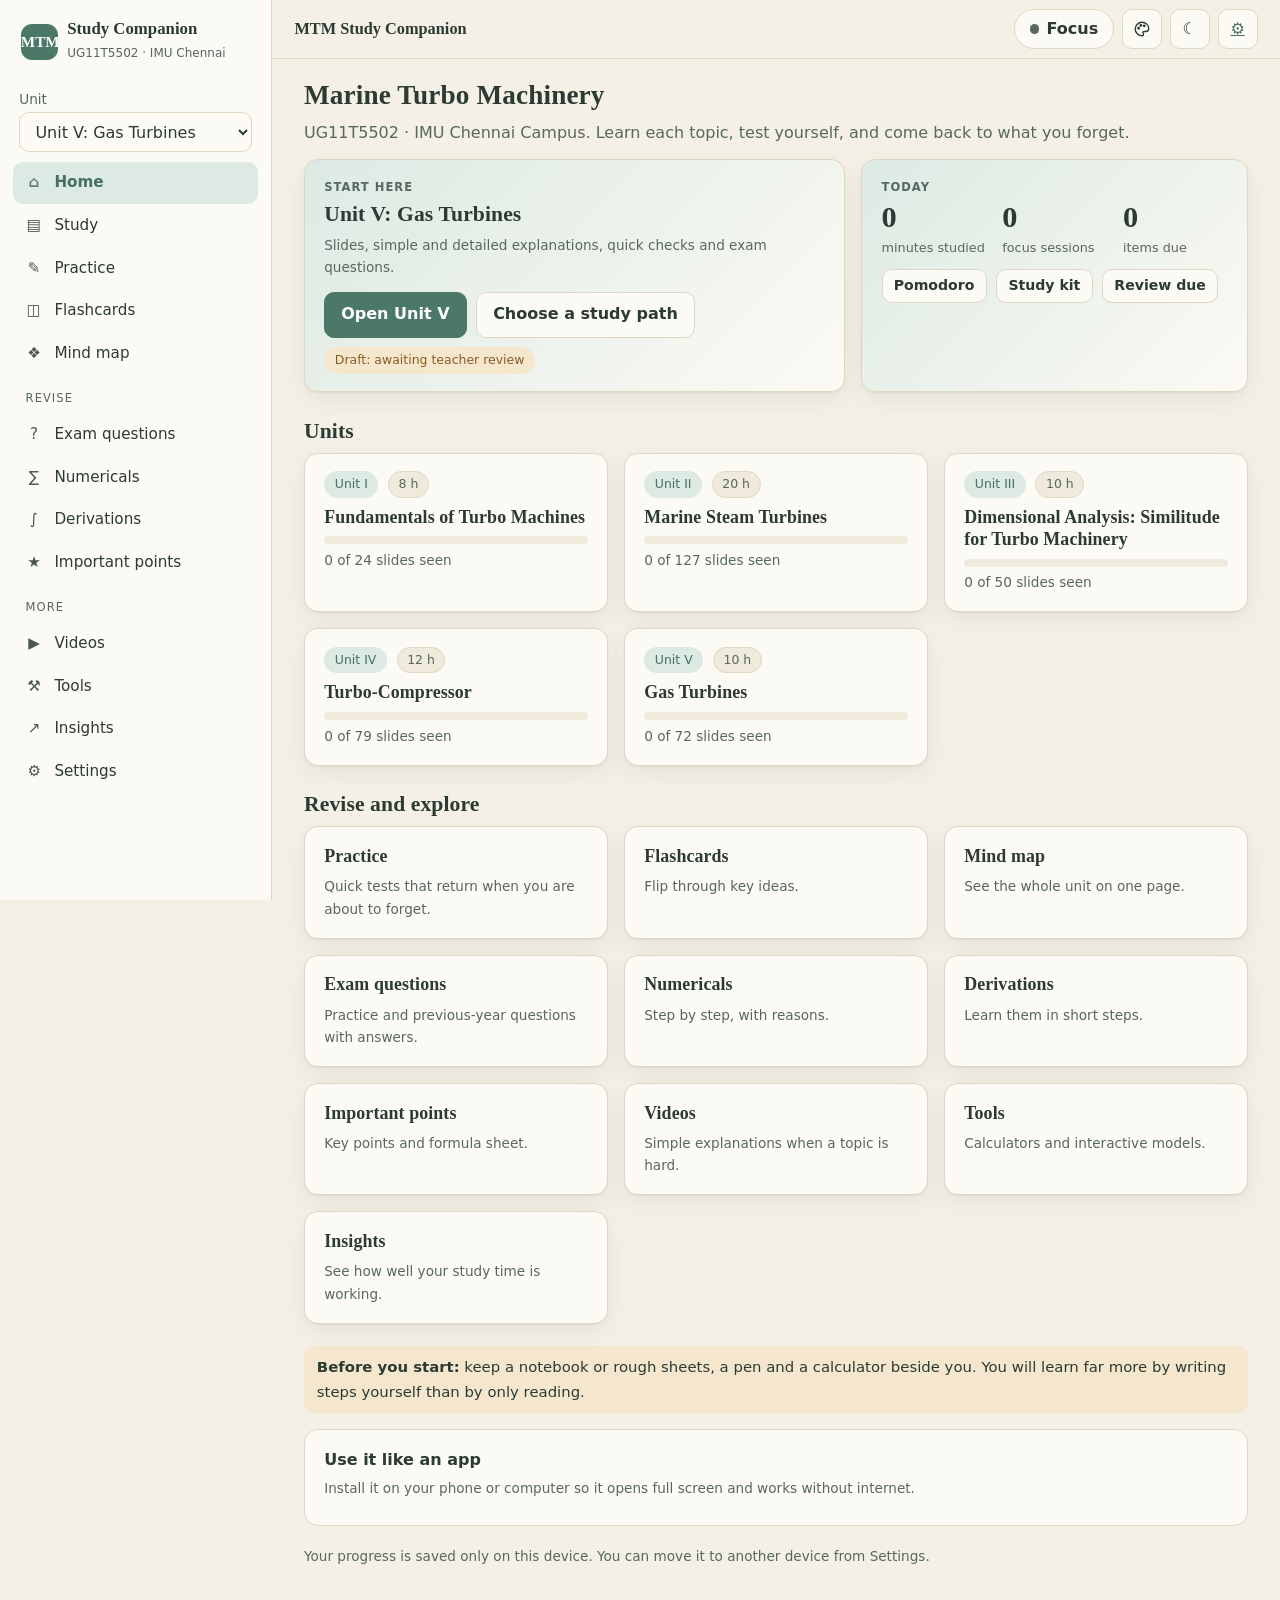
<file: index.html>
<!doctype html>
<html lang="en">
<head>
<meta charset="utf-8">
<meta name="viewport" content="width=device-width,initial-scale=1,viewport-fit=cover">
<title>MTM Study Companion</title>
<meta name="description" content="Marine Turbo Machinery (UG11T5502): slides, explanations, practice and tools for IMU students.">
<meta name="theme-color" content="#F4F0E6">
<meta name="apple-mobile-web-app-capable" content="yes">
<meta name="mobile-web-app-capable" content="yes">
<meta name="apple-mobile-web-app-title" content="MTM Study">
<link rel="manifest" href="manifest.webmanifest">
<link rel="icon" href="icons/icon.svg" type="image/svg+xml">
<link rel="apple-touch-icon" href="icons/icon-192.png">
<link rel="stylesheet" href="css/app.css">
</head>
<body>
<a class="sr" href="#view">Skip to content</a>
<div class="app">
  <aside class="side" id="side" aria-label="Main menu"></aside>
  <div class="main">
    <header class="topbar" id="top"></header>
    <main id="view" class="view" tabindex="-1"></main>
  </div>
</div>
<nav class="tabbar" id="tabbar" aria-label="Main"></nav>
<div class="scrim" id="scrim"></div>
<noscript><p style="padding:1rem;font-family:sans-serif">This study app needs JavaScript. Please enable it in your browser.</p></noscript>

<script src="data/units.js"></script>
<script src="data/tmap.js"></script>
<script src="data/u1_slides.js"></script>
<script src="data/u2_slides.js"></script>
<script src="data/u3_slides.js"></script>
<script src="data/u4_slides.js"></script>
<script src="data/u1_a.js"></script>
<script src="data/u1_q.js"></script>
<script src="data/u1_n.js"></script>
<script src="data/u2_a.js"></script>
<script src="data/u2_b.js"></script>
<script src="data/u2_c.js"></script>
<script src="data/u2_d.js"></script>
<script src="data/u2_e.js"></script>
<script src="data/u2_q.js"></script>
<script src="data/u2_n.js"></script>
<script src="data/u3_a.js"></script>
<script src="data/u3_b.js"></script>
<script src="data/u3_q.js"></script>
<script src="data/u3_n.js"></script>
<script src="data/u4_a.js"></script>
<script src="data/u4_b.js"></script>
<script src="data/u4_c.js"></script>
<script src="data/u4_d.js"></script>
<script src="data/u4_q.js"></script>
<script src="data/u4_r.js"></script>
<script src="data/u4_n.js"></script>
<script src="data/u5_slides.js"></script>
<script src="data/u5_a.js"></script>
<script src="data/u5_b.js"></script>
<script src="data/u5_c.js"></script>
<script src="data/u5_q1.js"></script>
<script src="data/u5_q2.js"></script>
<script src="data/u5_q3.js"></script>
<script src="data/pyq.js"></script>
<script src="data/pyq2.js"></script>
<script src="data/pyq3.js"></script>
<script src="data/tools.js"></script>
<script src="js/core.js"></script>
<script src="js/pomodoro.js"></script>
<script src="js/attention.js"></script>
<script src="js/study.js"></script>
<script src="js/practice.js"></script>
<script src="js/lists.js"></script>
<script src="js/map.js"></script>
<script src="js/tools.js"></script>
<script src="js/main.js"></script>
<script src="js/stats.js"></script>
</body>
</html>
</file>
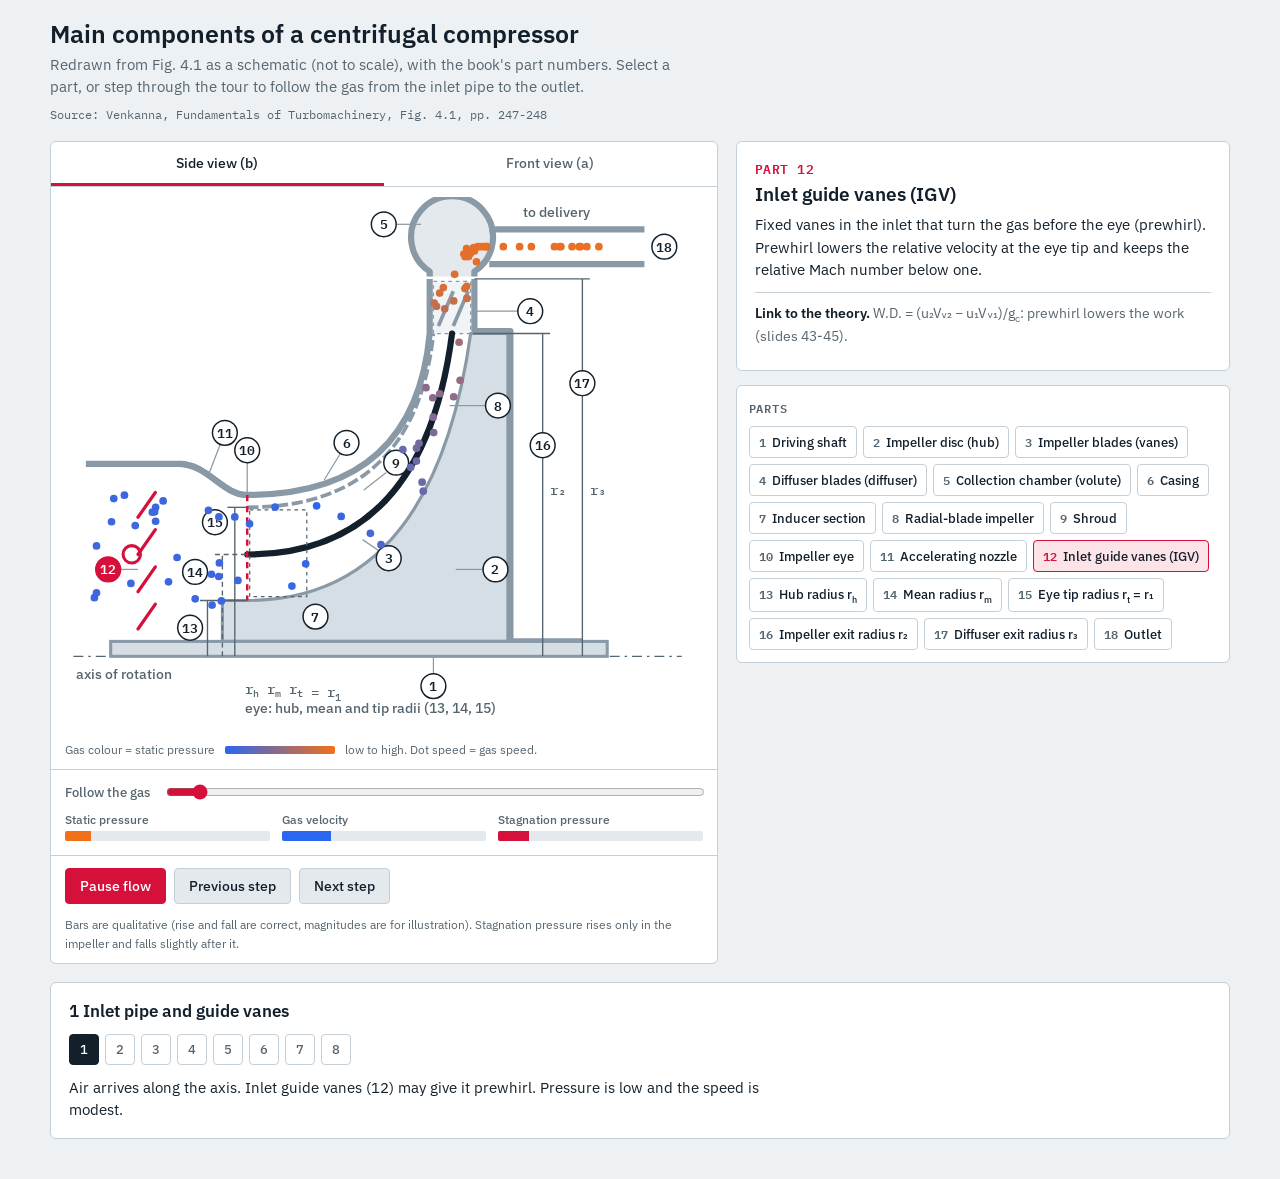
<file: tools/centrifugal-compressor-parts.html>
<!doctype html>
<html lang="en">
<head>
<meta charset="utf-8">
<meta name="viewport" content="width=device-width, initial-scale=1">
<title>Centrifugal Compressor Parts</title>
<link rel="stylesheet" href="https://fonts.googleapis.com/css2?family=IBM+Plex+Sans:wght@400;500;600&family=IBM+Plex+Mono:wght@400;500&display=swap">
<style>
[hidden]{display:none!important}
html{color-scheme:light}
body{margin:0}
/* Layout: diagram card on the left (side view / front view tabs, gas probe), parts list and explanation on the right, guided tour underneath. */
:root{
  --bg:#EEF1F4; --surface:#FFFFFF; --surface2:#E4E9EE; --ink:#13202B; --muted:#55656F; --line:#C5CFD8;
  --steel:#8A99A6; --steelfill:#D6DEE5; --accent:#D4103B; --accentsoft:#FBE3E8; --flowlo:#2B66F0; --flowhi:#F2701A; --focus:#0050FF;
  --font:'IBM Plex Sans',system-ui,-apple-system,'Segoe UI',sans-serif; --mono:'IBM Plex Mono',ui-monospace,Menlo,monospace;
}
@media (prefers-color-scheme: dark){:root:not([data-theme="light"]){
  --bg:#0F161C; --surface:#18222B; --surface2:#222E39; --ink:#E6EDF2; --muted:#9AAAB6; --line:#2F3E4B;
  --steel:#6F8191; --steelfill:#2A3844; --accent:#FF4F73; --accentsoft:#3A1A24; --flowlo:#5C8DFF; --flowhi:#FF8A3D; --focus:#6FA0FF; color-scheme:dark}}
:root[data-theme="dark"]{
  --bg:#0F161C; --surface:#18222B; --surface2:#222E39; --ink:#E6EDF2; --muted:#9AAAB6; --line:#2F3E4B;
  --steel:#6F8191; --steelfill:#2A3844; --accent:#FF4F73; --accentsoft:#3A1A24; --flowlo:#5C8DFF; --flowhi:#FF8A3D; --focus:#6FA0FF; color-scheme:dark}
*{box-sizing:border-box}
body{background:var(--bg);color:var(--ink);font-family:var(--font);font-size:15px;line-height:1.5;padding-inline:16px;padding-block:20px 40px;margin:0}
.wrap{max-width:1180px;margin-inline:auto;display:flex;flex-direction:column;gap:18px}
header h1{font-size:1.55rem;line-height:1.2;margin:0 0 4px;font-weight:600;text-wrap:balance}
header p{margin:0;color:var(--muted);max-width:70ch}
header .src{font-family:var(--mono);font-size:.78rem;color:var(--muted);margin-top:6px}
.main{display:grid;grid-template-columns:minmax(0,1.35fr) minmax(0,1fr);gap:18px;align-items:start}
@media (max-width:860px){.main{grid-template-columns:minmax(0,1fr)}}
.card{background:var(--surface);border:1px solid var(--line);border-radius:6px}
.tabs{display:flex;gap:0;border-bottom:1px solid var(--line)}
.tab{flex:1;background:none;border:0;border-bottom:3px solid transparent;color:var(--muted);font:500 .9rem var(--font);padding:11px 8px;cursor:pointer}
.tab[aria-selected="true"]{color:var(--ink);border-bottom-color:var(--accent)}
.tab:focus-visible,button:focus-visible,.chip:focus-visible,input:focus-visible{outline:2px solid var(--focus);outline-offset:2px}
.stage{padding:10px}
svg{display:block;width:100%;height:auto}
.view[hidden]{display:none!important}
.note{font-size:.76rem;color:var(--muted);padding:0 14px 10px}
.part{cursor:pointer}
.part .shape{transition:stroke .15s,fill .15s}
.part:hover .shape,.part.on .shape{stroke:var(--accent);stroke-width:2.6}
.part.on .fillable{fill:var(--accentsoft)}
.badge circle{fill:var(--surface);stroke:var(--ink);stroke-width:1.2}
.badge text{font:600 10.5px var(--mono);fill:var(--ink);text-anchor:middle;dominant-baseline:central;pointer-events:none}
.part.on .badge circle{fill:var(--accent);stroke:var(--accent)}
.part.on .badge text{fill:#fff}
.lead{stroke:var(--steel);stroke-width:1;fill:none}
.dim{stroke:var(--muted);stroke-width:1.1;fill:none}
.dimtxt{font:500 11px var(--mono);fill:var(--muted)}
.axis{stroke:var(--muted);stroke-width:1;stroke-dasharray:8 4 2 4}
.lbl{font:500 11.5px var(--font);fill:var(--muted)}
.probe{padding:12px 14px 14px;border-top:1px solid var(--line);display:grid;grid-template-columns:auto 1fr;gap:10px 14px;align-items:center}
.probe label{font:500 .82rem var(--font);color:var(--muted)}
.probe input[type=range]{width:100%;accent-color:var(--accent)}
.bars{grid-column:1/-1;display:grid;grid-template-columns:repeat(3,minmax(0,1fr));gap:12px}
.bar b{display:block;font:500 .75rem var(--font);color:var(--muted);margin-bottom:4px}
.bar .track{height:10px;background:var(--surface2);border-radius:2px;overflow:hidden}
.bar .fill{height:100%;width:0;background:var(--ink);transition:width .08s linear}
.bar.p .fill{background:var(--flowhi)} .bar.v .fill{background:var(--flowlo)} .bar.t .fill{background:var(--accent)}
.bar small{font:400 .7rem var(--mono);color:var(--muted)}
.ctrls{display:flex;gap:8px;flex-wrap:wrap;padding:12px 14px;border-top:1px solid var(--line)}
button.btn{background:var(--surface2);color:var(--ink);border:1px solid var(--line);border-radius:4px;font:500 .85rem var(--font);padding:8px 14px;cursor:pointer}
button.btn.primary{background:var(--accent);border-color:var(--accent);color:#fff}
.side{display:flex;flex-direction:column;gap:14px;min-width:0}
.info{padding:16px 18px;min-height:230px}
.info .num{font:600 .8rem var(--mono);color:var(--accent);letter-spacing:.04em}
.info h2{margin:2px 0 8px;font-size:1.2rem;font-weight:600;line-height:1.25}
.info p{margin:0 0 10px}
.info .theory{border-top:1px solid var(--line);padding-top:10px;color:var(--muted);font-size:.88rem}
.info sub,.chip sub,.tourtxt sub{font-size:.72em}
.info .theory b{color:var(--ink);font-weight:600}
.chips{padding:12px;display:flex;flex-wrap:wrap;gap:6px}
.chip{border:1px solid var(--line);background:var(--surface);color:var(--ink);border-radius:4px;font:500 .8rem var(--font);padding:5px 9px;cursor:pointer;display:inline-flex;gap:6px;align-items:baseline}
.chip i{font:600 .72rem var(--mono);color:var(--muted);font-style:normal}
.chip.on{background:var(--accentsoft);border-color:var(--accent)}
.chip.on i{color:var(--accent)}
.chips h3{width:100%;margin:0 0 2px;font:600 .72rem var(--mono);letter-spacing:.08em;text-transform:uppercase;color:var(--muted)}
.tour{padding:16px 18px}
.tour h3{margin:0 0 4px;font-size:1.05rem;font-weight:600}
.steps{display:flex;gap:6px;flex-wrap:wrap;margin:10px 0 12px}
.step{border:1px solid var(--line);background:var(--surface);color:var(--muted);border-radius:4px;font:500 .8rem var(--font);padding:6px 10px;cursor:pointer}
.step.on{background:var(--ink);color:var(--surface);border-color:var(--ink)}
.tourtxt{max-width:78ch;margin:0}
.legend{display:flex;gap:10px;align-items:center;font-size:.75rem;color:var(--muted);padding:0 14px 10px}
.legend .ramp{width:110px;height:8px;border-radius:2px;background:linear-gradient(90deg,var(--flowlo),var(--flowhi))}
@media (prefers-reduced-motion:reduce){.fill{transition:none}}
</style>
</head>
<body>

<div class="wrap">
<header>
  <h1>Main components of a centrifugal compressor</h1>
  <p>Redrawn from Fig. 4.1 as a schematic (not to scale), with the book's part numbers. Select a part, or step through the tour to follow the gas from the inlet pipe to the outlet.</p>
  <div class="src">Source: Venkanna, Fundamentals of Turbomachinery, Fig. 4.1, pp. 247-248</div>
</header>
<div class="main">
  <div class="card">
    <div class="tabs" role="tablist">
      <button class="tab" role="tab" id="tab-b" aria-selected="true" aria-controls="view-b">Side view (b)</button>
      <button class="tab" role="tab" id="tab-a" aria-selected="false" aria-controls="view-a">Front view (a)</button>
    </div>
    <div class="stage">
      <div class="view" id="view-b" role="tabpanel">
<svg viewBox="0 0 520 430" role="img" aria-label="Half section of a centrifugal compressor with numbered parts and animated gas flow">
  <!-- axis -->
  <line class="axis" x1="10" y1="370" x2="500" y2="370"/>
  <text class="lbl" x="12" y="388">axis of rotation</text>

  <!-- casing (6) -->
  <g class="part" data-part="6">
    <path class="shape" d="M20 215 L95 215 C118 215 130 240 150 240 Q285 240 297 110 L297 66" fill="none" stroke="var(--steel)" stroke-width="5" stroke-linejoin="round"/>
    <path class="shape" d="M333 66 L333 108 L362 108 L362 358 L420 358" fill="none" stroke="var(--steel)" stroke-width="5" stroke-linejoin="round"/>
    <g class="badge"><line class="lead" x1="212" y1="228" x2="226" y2="205"/><circle cx="230" cy="198" r="10"/><text x="230" y="198">6</text></g>
  </g>

  <!-- volute (5) -->
  <g class="part" data-part="5">
    <path class="shape fillable" d="M297 66 L297 62 A33 33 0 1 1 333 62 L333 66" fill="var(--surface2)" stroke="var(--steel)" stroke-width="5" stroke-linejoin="round" transform="translate(0,-2)"/>
    <g class="badge"><line class="lead" x1="290" y1="22" x2="270" y2="22"/><circle cx="260" cy="22" r="10"/><text x="260" y="22">5</text></g>
  </g>

  <!-- outlet (18) -->
  <g class="part" data-part="18">
    <path class="shape" d="M345 26 L470 26 M345 54 L470 54" stroke="var(--steel)" stroke-width="5" fill="none"/>
    <g class="badge"><circle cx="486" cy="40" r="10"/><text x="486" y="40">18</text></g>
    <text class="lbl" x="372" y="16">to delivery</text>
  </g>

  <!-- diffuser (4) -->
  <g class="part" data-part="4">
    <rect class="shape fillable" x="300" y="68" width="30" height="42" fill="var(--steelfill)" fill-opacity=".35" stroke="var(--steel)" stroke-width="1" stroke-dasharray="3 3"/>
    <g stroke="var(--steel)" stroke-width="3" class="shape-lines"><line x1="304" y1="104" x2="316" y2="76"/><line x1="316" y1="104" x2="328" y2="76"/></g>
    <g class="badge"><line class="lead" x1="332" y1="92" x2="368" y2="92"/><circle cx="378" cy="92" r="10"/><text x="378" y="92">4</text></g>
  </g>

  <!-- hub / impeller disc (2) -->
  <g class="part" data-part="2">
    <path class="shape fillable" d="M130 325 L150 325 Q300 325 330 110 L360 110 L360 358 L130 358 Z" fill="var(--steelfill)" stroke="var(--steel)" stroke-width="2.5" stroke-linejoin="round"/>
    <g class="badge"><line class="lead" x1="340" y1="300" x2="318" y2="300"/><circle cx="350" cy="300" r="10"/><text x="350" y="300">2</text></g>
  </g>

  <!-- shaft (1) -->
  <g class="part" data-part="1">
    <rect class="shape fillable" x="40" y="358" width="400" height="12" fill="var(--steelfill)" stroke="var(--steel)" stroke-width="2.5"/>
    <g class="badge"><line class="lead" x1="300" y1="370" x2="300" y2="384"/><circle cx="300" cy="394" r="10"/><text x="300" y="394">1</text></g>
  </g>

  <!-- shroud (9) -->
  <g class="part" data-part="9">
    <path class="shape" d="M150 250 Q285 250 300 110" fill="none" stroke="var(--steel)" stroke-width="3" stroke-dasharray="9 3"/>
    <g class="badge"><line class="lead" x1="262" y1="222" x2="244" y2="236"/><circle cx="270" cy="214" r="10"/><text x="270" y="214">9</text></g>
  </g>

  <!-- impeller blades (3) and inducer section (7), radial-blade impeller (8) -->
  <g class="part" data-part="3">
    <path class="shape" d="M150 288 Q292 288 315 110" fill="none" stroke="var(--ink)" stroke-width="5" stroke-linecap="round"/>
    <g class="badge"><line class="lead" x1="256" y1="285" x2="243" y2="276"/><circle cx="264" cy="291" r="10"/><text x="264" y="291">3</text></g>
  </g>
  <g class="part" data-part="7">
    <rect class="shape fillable" x="152" y="252" width="46" height="70" fill="none" stroke="var(--muted)" stroke-width="1" stroke-dasharray="3 3"/>
    <g class="badge"><circle cx="205" cy="338" r="10"/><text x="205" y="338">7</text></g>
  </g>
  <g class="part" data-part="8">
    <g class="badge"><line class="lead" x1="313" y1="168" x2="342" y2="168"/><circle cx="352" cy="168" r="10"/><text x="352" y="168">8</text></g>
  </g>

  <!-- accelerating nozzle (11) -->
  <g class="part" data-part="11">
    <path class="shape" d="M95 215 C118 215 130 240 150 240" fill="none" stroke="var(--steel)" stroke-width="5"/>
    <g class="badge"><line class="lead" x1="118" y1="226" x2="128" y2="200"/><circle cx="132" cy="190" r="10"/><text x="132" y="190">11</text></g>
  </g>

  <!-- IGV (12) -->
  <g class="part" data-part="12">
    <g class="shape" stroke="var(--steel)" stroke-width="5" stroke-linecap="round" fill="none"><line x1="62" y1="258" x2="76" y2="238"/><line x1="62" y1="288" x2="76" y2="268"/><line x1="62" y1="318" x2="76" y2="298"/><line x1="62" y1="348" x2="76" y2="328"/></g>
    <g class="badge"><line class="lead" x1="48" y1="300" x2="62" y2="300"/><circle cx="38" cy="300" r="10"/><text x="38" y="300">12</text></g>
  </g>

  <!-- impeller eye (10) -->
  <g class="part" data-part="10">
    <line class="shape" x1="150" y1="240" x2="150" y2="325" stroke="var(--accent)" stroke-width="2" stroke-dasharray="5 4"/>
    <g class="badge"><line class="lead" x1="150" y1="240" x2="150" y2="214"/><circle cx="150" cy="204" r="10"/><text x="150" y="204">10</text></g>
  </g>

  <!-- radii: 13 rh, 14 rm, 15 rt, 16 r2, 17 r3 -->
  <g class="part" data-part="13"><line class="dim shape" x1="118" y1="370" x2="118" y2="325"/><line class="dim" x1="112" y1="325" x2="150" y2="325"/>
    <g class="badge"><circle cx="104" cy="347" r="10"/><text x="104" y="347">13</text></g></g>
  <g class="part" data-part="14"><line class="dim shape" x1="130" y1="370" x2="130" y2="288" stroke-dasharray="4 3"/><line class="dim" x1="124" y1="288" x2="150" y2="288" stroke-dasharray="4 3"/>
    <g class="badge"><circle cx="108" cy="302" r="10"/><text x="108" y="302">14</text></g></g>
  <g class="part" data-part="15"><line class="dim shape" x1="140" y1="370" x2="140" y2="250"/><line class="dim" x1="134" y1="250" x2="150" y2="250"/>
    <g class="badge"><circle cx="124" cy="262" r="10"/><text x="124" y="262">15</text></g></g>
  <g class="part" data-part="16"><line class="dim shape" x1="388" y1="370" x2="388" y2="110"/><line class="dim" x1="332" y1="110" x2="394" y2="110"/><text class="dimtxt" x="394" y="240">r₂</text>
    <g class="badge"><circle cx="388" cy="200" r="10"/><text x="388" y="200">16</text></g></g>
  <g class="part" data-part="17"><line class="dim shape" x1="420" y1="370" x2="420" y2="66"/><line class="dim" x1="333" y1="66" x2="426" y2="66"/><text class="dimtxt" x="426" y="240">r₃</text>
    <g class="badge"><circle cx="420" cy="150" r="10"/><text x="420" y="150">17</text></g></g>

  <text class="dimtxt" x="148" y="400">r<tspan dy="3" font-size="8">h</tspan></text>
  <text class="dimtxt" x="166" y="400">r<tspan dy="3" font-size="8">m</tspan></text>
  <text class="dimtxt" x="184" y="400">r<tspan dy="3" font-size="8">t</tspan> = r<tspan dy="3" font-size="8">1</tspan></text>
  <text class="lbl" x="148" y="416">eye: hub, mean and tip radii (13, 14, 15)</text>

  <!-- gas particles and probe -->
  <g id="partsB"></g>
  <circle id="probeB" r="7" fill="none" stroke="var(--accent)" stroke-width="2.5"/>
</svg>
      </div>
      <div class="view" id="view-a" role="tabpanel" hidden>
<svg viewBox="0 0 420 400" role="img" aria-label="Front view of a centrifugal compressor with rotating impeller, diffuser vanes and volute">
  <g class="part" data-part="5"><path id="voluteShape" class="shape fillable" fill="var(--surface2)" stroke="var(--steel)" stroke-width="4" stroke-linejoin="round"/>
    <g class="badge"><circle cx="92" cy="92" r="10"/><text x="92" y="92">5</text></g></g>
  <g class="part" data-part="6"><path id="casingRing" class="shape" fill="none" stroke="var(--steel)" stroke-width="4"/>
    </g>
  <circle cx="200" cy="200" r="127" fill="var(--surface)" stroke="var(--line)"/>
  <g class="part" data-part="4"><g id="diffVanes" class="shape" stroke="var(--steel)" stroke-width="3" fill="none"></g>
    <g class="badge"><circle cx="200" cy="62" r="10"/><text x="200" y="62">4</text></g></g>
  <g class="part" data-part="8"><circle class="shape fillable" cx="200" cy="200" r="96" fill="var(--steelfill)" fill-opacity=".45" stroke="var(--steel)" stroke-width="2"/>
    <g id="impVanes" stroke="var(--ink)" stroke-width="3" fill="none" stroke-linecap="round"></g>
    <g class="badge"><circle cx="262" cy="150" r="10"/><text x="262" y="150">8</text></g></g>
  <g class="part" data-part="10"><circle class="shape" cx="200" cy="200" r="26" fill="none" stroke="var(--accent)" stroke-width="2" stroke-dasharray="5 4"/>
    </g>
  <g class="part" data-part="1"><circle class="shape fillable" cx="200" cy="200" r="8" fill="var(--steelfill)" stroke="var(--ink)" stroke-width="2"/>
    <g class="badge"><circle cx="200" cy="232" r="10"/><text x="200" y="232">1</text></g></g>
  <g class="part" data-part="16"><line class="dim shape" x1="200" y1="200" x2="148" y2="116" /><text class="dimtxt" x="140" y="132">r₂</text>
    <g class="badge"><circle cx="164" cy="140" r="10"/><text x="164" y="140">16</text></g></g>
  <g class="part" data-part="17"><line class="dim shape" x1="200" y1="200" x2="266" y2="94" stroke-dasharray="4 3"/><text class="dimtxt" x="268" y="92">r₃</text>
    <g class="badge"><circle cx="236" cy="132" r="10"/><text x="236" y="132">17</text></g></g>
  <g class="part" data-part="18"><rect class="shape fillable" x="328" y="330" width="42" height="50" fill="none" stroke="none"/>
    <g class="badge"><circle cx="394" cy="300" r="10"/><text x="394" y="300">18</text></g>
    <text class="lbl" x="347" y="396" text-anchor="middle">outlet</text></g>
  <circle id="ringA" fill="none" stroke="var(--accent)" stroke-width="2" cx="200" cy="200" r="10" opacity="0"/>
  <g id="partsA"></g>
  <text class="lbl" x="12" y="388">Impeller turns clockwise</text>
</svg>
      </div>
    </div>
    <div class="legend"><span>Gas colour = static pressure</span><span class="ramp"></span><span>low to high. Dot speed = gas speed.</span></div>
    <div class="probe">
      <label for="probe">Follow the gas</label>
      <input id="probe" type="range" min="0" max="100" value="8" aria-label="Position of the probe along the flow path">
      <div class="bars">
        <div class="bar p"><b>Static pressure</b><div class="track"><div class="fill" id="bp"></div></div></div>
        <div class="bar v"><b>Gas velocity</b><div class="track"><div class="fill" id="bv"></div></div></div>
        <div class="bar t"><b>Stagnation pressure</b><div class="track"><div class="fill" id="bt"></div></div></div>
      </div>
    </div>
    <div class="ctrls">
      <button class="btn primary" id="play">Pause flow</button>
      <button class="btn" id="prev">Previous step</button>
      <button class="btn" id="next">Next step</button>
    </div>
    <div class="note">Bars are qualitative (rise and fall are correct, magnitudes are for illustration). Stagnation pressure rises only in the impeller and falls slightly after it.</div>
  </div>

  <div class="side">
    <div class="card info" id="info" aria-live="polite"></div>
    <div class="card chips" id="chips"><h3>Parts</h3></div>
  </div>
</div>

<div class="card tour">
  <h3 id="tourTitle"></h3>
  <div class="steps" id="steps"></div>
  <p class="tourtxt" id="tourTxt"></p>
</div>
</div>

<script>
(function(){
var PARTS={
1:["Driving shaft","Carries torque from the driver (a turbine in a turbocharger, or a motor or engine) to the impeller. Everything that rotates is on this shaft.","Shaft power = mass flow x work done per kg, W.D. = u₂Vᵥ₂/g_c."],
2:["Impeller disc (hub)","The back plate that carries the vanes and passes the torque to them. It sees the highest centrifugal stress, and that stress is what limits the tip speed u₂.","Pressure ratio rises with u₂², so tip speed is capped by disc stress."],
3:["Impeller blades (vanes)","The vanes push the gas round. They turn the flow from axial to radial and give it whirl Vᵥ₂. This is where all the work is added.","W.D. = (u₂Vᵥ₂ − u₁Vᵥ₁)/g_c. Backward, radial or forward vanes change Vᵥ₂ (slides 30-31)."],
4:["Diffuser blades (diffuser)","A ring of fixed passages (or a plain annular gap) after the impeller. It slows the gas from V₂ to V₃ and turns the kinetic energy into static pressure. No work is done here.","h₀₂ = h₀₃. Vaneless: r₂Vᵥ₂ = r₃Vᵥ₃ and V₃/V₂ = r₂/r₃ (slides 46-48)."],
5:["Collection chamber (volute)","A spiral casing that gathers the gas from the whole circumference and leads it to the outlet. Its area grows around the spiral and it diffuses the gas a little more.","Slide 7: the volute collects and diffuses further."],
6:["Casing","The stationary housing around the impeller, diffuser and volute. It carries the pressure load and keeps a small tip clearance over the vanes. Leakage across that clearance is one of the losses.","Tip-clearance leakage: slide 55."],
7:["Inducer section","The axial-entry part of each vane. Its roots are bent so the relative flow meets the vane without shock. It handles the highest relative velocity.","Vane twist from root to tip: slide 25 (Fig. 4.4)."],
8:["Radial-blade impeller","The vaned wheel as seen from the front. Gas enters at the centre and leaves at the rim. Here the vanes are drawn as a bladed wheel turning clockwise.","Exit triangle and slip: slides 10-12, 34-38."],
9:["Shroud","The outer cover over the vanes in a shrouded (closed) impeller. It closes the passage and cuts leakage. In an open impeller there is no shroud and the casing does that job.","Passage width b₂ from continuity (slides 49-50)."],
10:["Impeller eye","The inlet opening of the impeller, where the gas enters axially. The velocity triangle here has Vᵥ₁ = 0 when there is no prewhirl.","Tan β₁ = V_f1/u₁. Eye size sets the inlet Mach number (slides 24-29)."],
11:["Accelerating nozzle","A converging bell-mouth ahead of the eye. It makes the flow uniform and speeds it up so the gas enters the vanes smoothly. Static pressure drops a little here.","Part of the inlet design; see also the eye Mach number (slide 24)."],
12:["Inlet guide vanes (IGV)","Fixed vanes in the inlet that turn the gas before the eye (prewhirl). Prewhirl lowers the relative velocity at the eye tip and keeps the relative Mach number below one.","W.D. = (u₂Vᵥ₂ − u₁Vᵥ₁)/g_c: prewhirl lowers the work (slides 43-45)."],
13:["Hub radius r_h","The radius of the hub at the eye (the eye root). The blade speed uₕ = πdₕN/60 is lowest here, so the inlet blade angle is largest.","tan β₁,root = V_f1/uₕ (slide 25)."],
14:["Mean radius r_m","The mean radius of the eye annulus, used for a mean-line design and the mean velocity triangle.","Between r_h and r_t."],
15:["Eye tip radius r_t = r₁","The outer radius of the eye. Blade speed u₁ and the relative velocity V_r1 are the largest here, so this is where shocks start first.","V_r1² = u₁² + V_f1². Optimum d_t in slides 28-29."],
16:["Impeller exit radius r₂","The tip radius of the impeller. The tip speed u₂ = πd₂N/60 sets the work and so the pressure ratio.","p_R0 = [1 + η σφ u₂²/(g_c c_p T₀₁)]^(γ/(γ−1)) (slide 42)."],
17:["Diffuser exit radius r₃","The outer radius of the diffuser. The larger r₃/r₂, the more the gas slows, but the longer the flow path and the friction.","V₃/V₂ = r₂/r₃ for vaneless flow (slide 48)."],
18:["Outlet","The delivery pipe leaving the volute. Static pressure and stagnation pressure are at their highest here.","p₀₃ is slightly below p₀₂: the diffuser loss."]
};
var STEPS=[
 {t:"1  Inlet pipe and guide vanes",s:.05,parts:[12],view:"b",txt:"Air arrives along the axis. Inlet guide vanes (12) may give it prewhirl. Pressure is low and the speed is modest."},
 {t:"2  Nozzle and eye",s:.19,parts:[11,10,15,13,14],view:"b",txt:"The accelerating nozzle (11) speeds up the gas and feeds it into the eye (10). The eye is described by the hub, mean and tip radii (13, 14, 15). Static pressure dips slightly because the gas is accelerating."},
 {t:"3  Inside the impeller",s:.4,parts:[7,3,9,2,8],view:"a",txt:"The vanes (3), carried by the disc (2) and covered by the shroud (9), throw the gas outwards. Starting at the inducer (7), the flow turns from axial to radial. Both stagnation pressure and static pressure climb quickly. This is the only place where work is added."},
 {t:"4  Impeller exit",s:.58,parts:[16,8],view:"a",txt:"At radius r₂ (16) the gas leaves at its highest absolute velocity. About half of the energy given by the vanes is now kinetic energy that is still to be converted."},
 {t:"5  Diffuser",s:.66,parts:[4,17],view:"b",txt:"In the diffuser (4), out to radius r₃ (17), the gas slows down and the static pressure rises. There is no work here, so the stagnation enthalpy stays the same, and friction lowers the stagnation pressure slightly."},
 {t:"6  Volute",s:.8,parts:[5],view:"a",txt:"The volute (5) collects the gas from all round the rim and diffuses it a little more while leading it to one outlet."},
 {t:"7  Outlet",s:.97,parts:[18],view:"b",txt:"At the outlet (18) the static pressure is the highest in the machine and the velocity is low. This is the stage pressure ratio p_R0 = p₀₃/p₀₁."},
 {t:"8  Shaft and casing",s:.5,parts:[1,6],view:"b",txt:"The shaft (1) brings in the power and the casing (6) holds the pressure. The small gap between vane tips and casing leaks a little gas back, which is a loss."}
];
/* qualitative gas properties along the flow path s in 0..1 */
var KS=[0,.2,.3,.58,.72,.82,1];
var KP=[.10,.10,.06,.46,.66,.70,.72];
var KT=[.12,.12,.12,.80,.77,.75,.74];
function interp(a,s){for(var i=1;i<KS.length;i++){if(s<=KS[i]){var f=(s-KS[i-1])/(KS[i]-KS[i-1]);return a[i-1]+(a[i]-a[i-1])*f}}return a[a.length-1]}
function props(s){var p=interp(KP,s),t=interp(KT,s);var v=Math.sqrt(Math.max(t-p,0)/.34);return{p:p,t:t,v:Math.min(v,1)}}
function mix(a,b,f){return Math.round(a+(b-a)*f)}
function css(n){return getComputedStyle(document.documentElement).getPropertyValue(n).trim()}
function hex(c){c=c.replace('#','');return[parseInt(c.substr(0,2),16),parseInt(c.substr(2,2),16),parseInt(c.substr(4,2),16)]}
var lo=[43,102,240],hi=[242,112,26];
function refreshColors(){lo=hex(css('--flowlo'));hi=hex(css('--flowhi'))}
function colorFor(p){var f=Math.min(1,Math.max(0,(p-.04)/.7));return 'rgb('+mix(lo[0],hi[0],f)+','+mix(lo[1],hi[1],f)+','+mix(lo[2],hi[2],f)+')'}
var NS='http://www.w3.org/2000/svg';
function mk(tag,attrs,parent){var e=document.createElementNS(NS,tag);for(var k in attrs)e.setAttribute(k,attrs[k]);parent.appendChild(e);return e}
function bez(p0,p1,p2,t){var u=1-t;return[u*u*p0[0]+2*u*t*p1[0]+t*t*p2[0],u*u*p0[1]+2*u*t*p1[1]+t*t*p2[1]]}
function lerp(a,b,f){return a+(b-a)*f}

/* ---------- side view path ---------- */
var BR=[.2,.58,.72,.82];
function posB(s,f){
  var x,y;
  if(s<BR[0]){var u=s/BR[0];x=lerp(26,150,u);y=lerp(lerp(350,325,u),lerp(226,250,u),f)}
  else if(s<BR[1]){var u=(s-BR[0])/(BR[1]-BR[0]);var h=bez([150,325],[300,325],[330,110],u),sh=bez([150,250],[285,250],[300,110],u);x=lerp(h[0],sh[0],f);y=lerp(h[1],sh[1],f)}
  else if(s<BR[2]){var u=(s-BR[1])/(BR[2]-BR[1]);x=lerp(330,300,f)*1+0;x=lerp(lerp(330,300,f),lerp(330,300,f),u);y=lerp(110,70,u)}
  else if(s<BR[3]){var u=(s-BR[2])/(BR[3]-BR[2]);var rho=9+16*f;var ang=Math.PI/2*(1-u);x=315+rho*Math.cos(ang);y=40+rho*Math.sin(ang)}
  else{var u=(s-BR[3])/(1-BR[3]);x=lerp(315+9+16*f,466,u);y=40}
  return[x,y]
}
var NB=84,pB=[];
var gB=document.getElementById('partsB');
for(var i=0;i<NB;i++){pB.push({s:Math.random(),f:Math.random(),el:mk('circle',{r:3.1},gB)})}
var probeB=document.getElementById('probeB');

/* ---------- front view ---------- */
var CX=200,CY=200;
function Rv(th){return 132+34*(th/(2*Math.PI))}
(function buildFront(){
  var d='M328 380 L328 200 ';
  for(var i=0;i<=120;i++){var th=2*Math.PI*i/120,r=Rv(th);d+='L'+(CX+r*Math.cos(th)).toFixed(1)+' '+(CY+r*Math.sin(th)).toFixed(1)+' '}
  d+='L366 380 Z';
  document.getElementById('voluteShape').setAttribute('d',d);
  document.getElementById('casingRing').setAttribute('d','M328 380 L328 200');
  var dv=document.getElementById('diffVanes');
  for(var k=0;k<16;k++){var a=2*Math.PI*k/16,b=a+.45;mk('line',{x1:CX+101*Math.cos(a),y1:CY+101*Math.sin(a),x2:CX+125*Math.cos(b),y2:CY+125*Math.sin(b)},dv)}
  var iv=document.getElementById('impVanes');
  var gIv=mk('g',{id:'rot'},iv);
  for(var k=0;k<14;k++){var a0=2*Math.PI*k/14,pts='';for(var j=0;j<=14;j++){var u=j/14,r=26+70*u,a=a0-.95*Math.pow(u,1.3);pts+=(j?'L':'M')+(CX+r*Math.cos(a)).toFixed(1)+' '+(CY+r*Math.sin(a)).toFixed(1)+' '}
    mk('path',{d:pts},gIv)}
})();
var NA=110,pA=[],gA=document.getElementById('partsA');
function resetA(p,init){p.stage=0;p.u=init?Math.random():0;p.th0=Math.random()*Math.PI*2;p.vy=0}
for(var i=0;i<NA;i++){var q={el:mk('circle',{r:3},gA)};resetA(q,true);if(Math.random()<.6){q.stage=2;q.u=Math.random()*(2*Math.PI-q.th0)}pA.push(q)}
function posA(p,dt){
  var s,x,y;
  if(p.stage===0){var v=props(.2+.38*p.u).v;p.u+=dt*(.12+.35*v)*.9;if(p.u>=1){p.stage=1;p.u=0}
    var r=24+71*p.u,th=p.th0+1.25*Math.pow(p.u,1.4);s=.2+.38*Math.min(p.u,1);x=CX+r*Math.cos(th);y=CY+r*Math.sin(th);p.thEnd=th}
  else if(p.stage===1){p.u+=dt*.5;if(p.u>=1){p.stage=2;p.th=((p.thEnd%(2*Math.PI))+2*Math.PI)%(2*Math.PI);p.u=0}
    var th=p.thEnd+.5*Math.min(p.u,1),r=95+32*Math.min(p.u,1);s=.58+.14*Math.min(p.u,1);x=CX+r*Math.cos(th);y=CY+r*Math.sin(th);p.thEnd2=th}
  else if(p.stage===2){
    if(p.th===undefined){p.th=((p.th0%(2*Math.PI))+2*Math.PI)%(2*Math.PI)}
    p.th+=dt*1.15;if(p.th>=2*Math.PI){p.stage=3;p.vy=0}
    var th=Math.min(p.th,2*Math.PI),r=127+.5*(Rv(th)-127);s=.72+.18*(th/(2*Math.PI));x=CX+r*Math.cos(th);y=CY+r*Math.sin(th)}
  else{p.vy+=dt*85;var yy=CY+p.vy;x=347;y=yy;s=.9+.1*Math.min(1,p.vy/180);if(yy>388){resetA(p,false);p.th=undefined;return posA(p,0)}}
  p.s=s;return[x,y]
}

/* ---------- state, UI ---------- */
var sel=null,tourIdx=0,playing=true,reduce=window.matchMedia&&window.matchMedia('(prefers-reduced-motion: reduce)').matches;
if(reduce)playing=false;
var info=document.getElementById('info');
function sub(t){return t.replace(/_([A-Za-z0-9]+)/g,'<sub>$1</sub>')}
function selectPart(n){
  sel=n;
  document.querySelectorAll('.part').forEach(function(e){e.classList.toggle('on',e.getAttribute('data-part')==n||(Array.isArray(n)&&n.indexOf(+e.getAttribute('data-part'))>-1))});
  document.querySelectorAll('.chip').forEach(function(e){e.classList.toggle('on',e.getAttribute('data-part')==n||(Array.isArray(n)&&n.indexOf(+e.getAttribute('data-part'))>-1))});
}
function showInfo(n){
  var d=PARTS[n];
  info.innerHTML='<div class="num">PART '+n+'</div><h2>'+sub(d[0])+'</h2><p>'+sub(d[1])+'</p><div class="theory"><b>Link to the theory.</b> '+sub(d[2])+'</div>';
}
function clickPart(n){selectPart(n);showInfo(n);document.querySelectorAll('.step').forEach(function(e){e.classList.remove('on')});tourIdx=-1}
document.querySelectorAll('.part').forEach(function(e){e.addEventListener('click',function(){clickPart(+e.getAttribute('data-part'))})});
var chips=document.getElementById('chips');
for(var n=1;n<=18;n++){(function(n){var b=document.createElement('button');b.className='chip';b.setAttribute('data-part',n);b.innerHTML='<i>'+n+'</i><span>'+sub(PARTS[n][0])+'</span>';b.onclick=function(){clickPart(n)};chips.appendChild(b)})(n)}
var stepsEl=document.getElementById('steps');
STEPS.forEach(function(s,i){var b=document.createElement('button');b.className='step';b.textContent=s.t.split('  ')[0];b.title=s.t.split('  ')[1];b.onclick=function(){goStep(i)};stepsEl.appendChild(b)});
var probe=document.getElementById('probe');
function setProbe(s){probe.value=Math.round(s*100);updateProbe()}
function updateProbe(){
  var s=probe.value/100,pr=props(s);
  document.getElementById('bp').style.width=(pr.p*100/.8)+'%';
  document.getElementById('bv').style.width=(pr.v*100)+'%';
  document.getElementById('bt').style.width=(pr.t*100/.8)+'%';
  var p=posB(Math.min(s,.999),.5);probeB.setAttribute('cx',p[0]);probeB.setAttribute('cy',p[1]);
  var ring=document.getElementById('ringA');
  var r=null;
  if(s<.2)r=null;else if(s<.58)r=26+(s-.2)/.38*69;else if(s<.72)r=95+(s-.58)/.14*32;
  if(r){ring.setAttribute('r',r);ring.setAttribute('opacity','1')}else ring.setAttribute('opacity','0');
}
probe.addEventListener('input',function(){updateProbe()});
function setView(v){
  document.getElementById('view-b').hidden=v!=='b';document.getElementById('view-a').hidden=v!=='a';
  document.getElementById('tab-b').setAttribute('aria-selected',v==='b');document.getElementById('tab-a').setAttribute('aria-selected',v==='a');
}
document.getElementById('tab-b').onclick=function(){setView('b')};
document.getElementById('tab-a').onclick=function(){setView('a')};
function goStep(i){
  tourIdx=(i+STEPS.length)%STEPS.length;var s=STEPS[tourIdx];
  document.querySelectorAll('.step').forEach(function(e,k){e.classList.toggle('on',k===tourIdx)});
  setView(s.view);setProbe(s.s);selectPart(s.parts);
  document.getElementById('tourTitle').textContent=s.t;
  document.getElementById('tourTxt').innerHTML=sub(s.txt);
  showInfo(s.parts[0]);
}
document.getElementById('next').onclick=function(){goStep((tourIdx<0?0:tourIdx+1))};
document.getElementById('prev').onclick=function(){goStep((tourIdx<0?0:tourIdx-1))};
var playBtn=document.getElementById('play');
function setPlay(v){playing=v;playBtn.textContent=v?'Pause flow':'Play flow';playBtn.classList.toggle('primary',v)}
playBtn.onclick=function(){setPlay(!playing)};
setPlay(playing);

/* ---------- animation loop ---------- */
var last=performance.now(),rot=0;
function draw(dt){
  for(var i=0;i<NB;i++){var p=pB[i];var pr=props(p.s);
    p.s+=dt*(.045+.16*pr.v)*(1);if(p.s>=1){p.s=0;p.f=Math.random()}
    var pos=posB(p.s,p.f);p.el.setAttribute('cx',pos[0].toFixed(1));p.el.setAttribute('cy',pos[1].toFixed(1));p.el.setAttribute('fill',colorFor(props(p.s).p));
  }
  rot+=dt*70;document.getElementById('rot').setAttribute('transform','rotate('+rot%360+' '+CX+' '+CY+')');
  for(var j=0;j<NA;j++){var q=pA[j];var pos=posA(q,dt);q.el.setAttribute('cx',pos[0].toFixed(1));q.el.setAttribute('cy',pos[1].toFixed(1));q.el.setAttribute('fill',colorFor(props(q.s||0).p))}
}
function frame(now){var dt=Math.min(.05,(now-last)/1000);last=now;if(playing)draw(dt);requestAnimationFrame(frame)}
refreshColors();
if(window.matchMedia){var mq=window.matchMedia('(prefers-color-scheme: dark)');if(mq.addEventListener)mq.addEventListener('change',refreshColors)}
new MutationObserver(refreshColors).observe(document.documentElement,{attributes:true,attributeFilter:['data-theme']});
draw(.016);
goStep(0);
requestAnimationFrame(frame);
})();
</script>

</body>
</html>
</file>
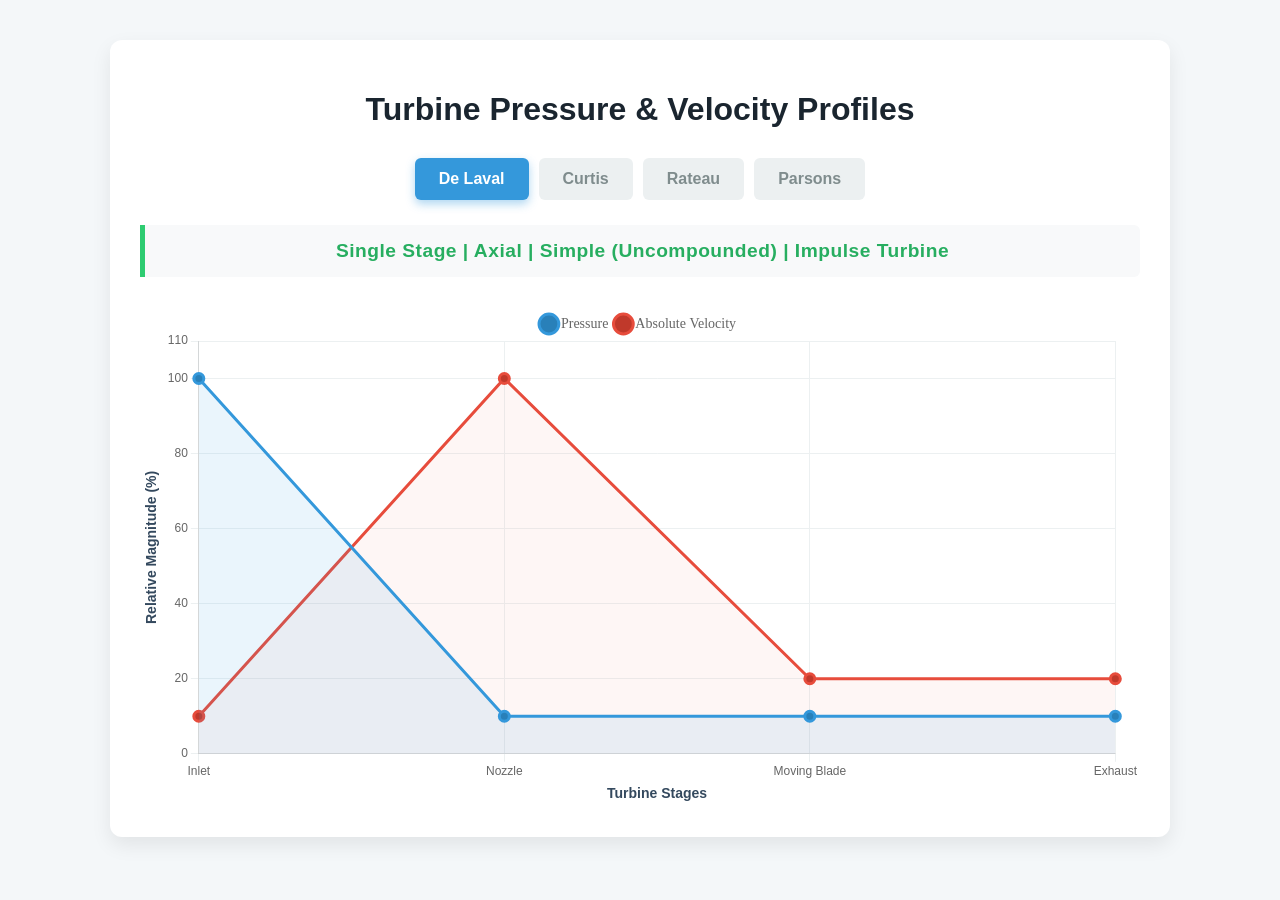
<file: tools/turbine-profiles.html>
<!DOCTYPE html>
<html lang="en">
<head>
    <meta charset="UTF-8">
    <title>Turbine Pressure & Velocity Profiles</title>
    <script src="vendor/chart.umd.min.js"></script>
    <style>
        body {
            font-family: 'Segoe UI', Tahoma, Geneva, Verdana, sans-serif;
            background: #f4f7f9;
            color: #2c3e50;
            margin: 0;
            padding: 40px 20px;
        }
        .container {
            max-width: 1000px;
            margin: auto;
            background: #ffffff;
            padding: 30px;
            border-radius: 12px;
            box-shadow: 0 8px 20px rgba(0,0,0,0.08);
        }
        h1 {
            text-align: center;
            color: #1a252f;
            margin-bottom: 30px;
        }
        .tabs {
            display: flex;
            justify-content: center;
            margin-bottom: 25px;
            flex-wrap: wrap;
            gap: 10px;
        }
        .tab {
            padding: 12px 24px;
            cursor: pointer;
            background: #ecf0f1;
            border-radius: 6px;
            border: none;
            font-size: 16px;
            font-weight: 600;
            color: #7f8c8d;
            transition: all 0.2s ease-in-out;
        }
        .tab:hover {
            background: #bdc3c7;
            color: #2c3e50;
        }
        .tab.active {
            background: #3498db;
            color: #ffffff;
            box-shadow: 0 4px 10px rgba(52, 152, 219, 0.4);
        }
        .metadata-container {
            background: #f8f9fa;
            border-left: 5px solid #2ecc71;
            padding: 15px 20px;
            border-radius: 0 6px 6px 0;
            margin-bottom: 30px;
            display: flex;
            justify-content: center;
            align-items: center;
        }
        .metadata {
            font-size: 1.2em;
            font-weight: 700;
            color: #27ae60;
            letter-spacing: 0.5px;
        }
        .chart-container {
            position: relative;
            height: 500px;
            width: 100%;
        }
    </style>
</head>
<body>
    <div class="container">
        <h1>Turbine Pressure & Velocity Profiles</h1>
        <div class="tabs">
            <button class="tab active" onclick="updateChart('delaval', event)">De Laval</button>
            <button class="tab" onclick="updateChart('curtis', event)">Curtis</button>
            <button class="tab" onclick="updateChart('rateau', event)">Rateau</button>
            <button class="tab" onclick="updateChart('parsons', event)">Parsons</button>
        </div>
        
        <div class="metadata-container">
            <div id="metadata" class="metadata">Single Stage | Axial | Simple (Uncompounded) | Impulse Turbine</div>
        </div>
        
        <div class="chart-container">
            <canvas id="turbineChart"></canvas>
        </div>
    </div>

    <script>
        const data = {
            'delaval': {
                meta: 'Single Stage | Axial | Simple (Uncompounded) | Impulse Turbine',
                labels: ['Inlet', 'Nozzle', 'Moving Blade', 'Exhaust'],
                pressure: [100, 10, 10, 10],
                velocity: [10, 100, 20, 20]
            },
            'curtis': {
                meta: 'Multi Stage | Axial | Velocity Compounded | Impulse Turbine',
                labels: ['Inlet', 'Nozzle', 'Moving 1', 'Fixed 1', 'Moving 2', 'Exhaust'],
                pressure: [100, 10, 10, 10, 10, 10],
                velocity: [10, 100, 60, 60, 20, 20]
            },
            'rateau': {
                meta: 'Multi Stage | Axial | Pressure Compounded | Impulse Turbine',
                labels: ['Inlet', 'Nozzle 1', 'Moving 1', 'Nozzle 2', 'Moving 2', 'Nozzle 3', 'Moving 3', 'Exhaust'],
                pressure: [100, 70, 70, 40, 40, 10, 10, 10],
                velocity: [10, 50, 20, 50, 20, 50, 20, 20]
            },
            'parsons': {
                meta: 'Multi Stage | Axial | Continuous Expansion | 50% Reaction Turbine',
                labels: ['Inlet', 'Fixed 1', 'Moving 1', 'Fixed 2', 'Moving 2', 'Fixed 3', 'Moving 3', 'Exhaust'],
                pressure: [100, 85, 70, 55, 40, 25, 10, 10],
                velocity: [10, 40, 25, 40, 25, 40, 25, 25]
            }
        };

        const ctx = document.getElementById('turbineChart').getContext('2d');
        let chart = new Chart(ctx, {
            type: 'line',
            data: {
                labels: data['delaval'].labels,
                datasets: [
                    {
                        label: 'Pressure',
                        data: data['delaval'].pressure,
                        borderColor: '#3498db',
                        backgroundColor: 'rgba(52, 152, 219, 0.1)',
                        borderWidth: 3,
                        pointBackgroundColor: '#2980b9',
                        pointRadius: 5,
                        fill: true,
                        tension: 0,
                    },
                    {
                        label: 'Absolute Velocity',
                        data: data['delaval'].velocity,
                        borderColor: '#e74c3c',
                        backgroundColor: 'rgba(231, 76, 60, 0.05)',
                        borderWidth: 3,
                        pointBackgroundColor: '#c0392b',
                        pointRadius: 5,
                        fill: true,
                        tension: 0,
                    }
                ]
            },
            options: {
                responsive: true,
                maintainAspectRatio: false,
                scales: {
                    y: {
                        beginAtZero: true,
                        max: 110,
                        title: { display: true, text: 'Relative Magnitude (%)', font: { size: 14, weight: 'bold' }, color: '#34495e' },
                        grid: { color: '#ecf0f1' }
                    },
                    x: {
                        title: { display: true, text: 'Turbine Stages', font: { size: 14, weight: 'bold' }, color: '#34495e' },
                        grid: { color: '#ecf0f1' }
                    }
                },
                plugins: {
                    legend: { 
                        position: 'top', 
                        labels: { font: { size: 14, family: 'Segoe UI' }, usePointStyle: true, boxWidth: 10 } 
                    },
                    tooltip: {
                        backgroundColor: 'rgba(44, 62, 80, 0.9)',
                        titleFont: { size: 14 },
                        bodyFont: { size: 13 },
                        padding: 10
                    }
                }
            }
        });

        function updateChart(type, event) {
            document.querySelectorAll('.tab').forEach(t => t.classList.remove('active'));
            if(event) {
                event.target.classList.add('active');
            }

            document.getElementById('metadata').innerText = data[type].meta;

            chart.data.labels = data[type].labels;
            chart.data.datasets[0].data = data[type].pressure;
            chart.data.datasets[1].data = data[type].velocity;
            chart.update();
        }
    </script>
</body>
</html>
</file>
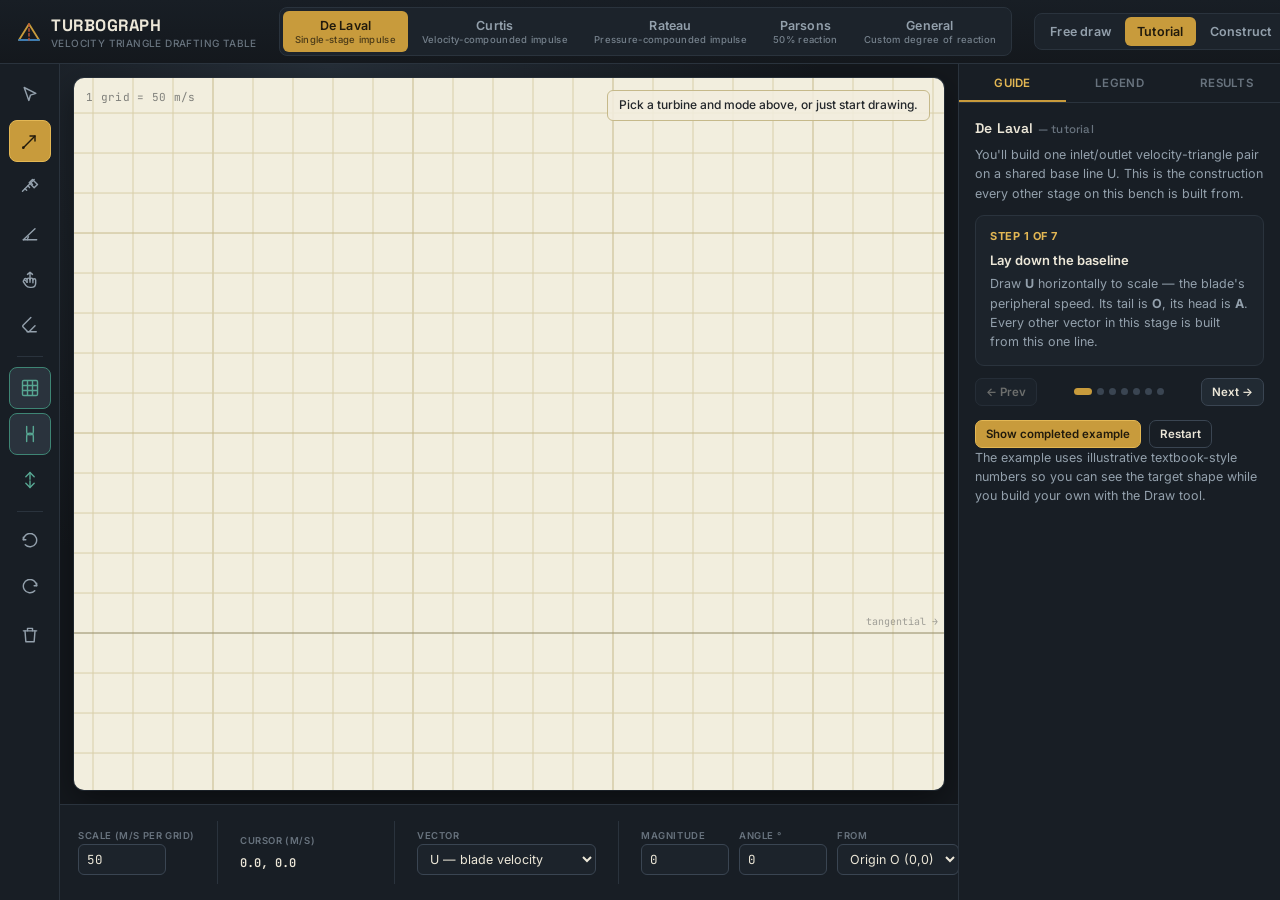
<file: tools/turbograph.html>
<!DOCTYPE html>
<!--
  Turbograph — Velocity Triangle Drafting Table
  Version: 2.0.0
  Changelog from v1.0.0: rebuilt grid/endpoint snapping (findSnapTarget),
  locked-vector protection (Tutorial/Construct output), fixed undo on
  handle-drag, fixed PNG export. See in-app "About" (top-right ? icon)
  for the full feature summary.
-->
<html lang="en">
<head>
<meta charset="UTF-8">
<meta name="viewport" content="width=device-width, initial-scale=1.0, maximum-scale=1.0, user-scalable=no">
<title>Turbograph</title>
<link rel="preconnect" href="https://fonts.googleapis.com">
<link rel="preconnect" href="https://fonts.gstatic.com" crossorigin>
<link href="https://fonts.googleapis.com/css2?family=Space+Grotesk:wght@500;600;700&family=Inter:wght@400;500;600;700&family=JetBrains+Mono:wght@400;500;600&display=swap" rel="stylesheet">
<style>
:root{
  --graphite-900:#14181D;
  --graphite-850:#181E25;
  --graphite-800:#1C232B;
  --graphite-750:#212A33;
  --graphite-700:#2A333D;
  --graphite-600:#3A4552;
  --graphite-500:#4E5B69;
  --vellum:#F2EEDE;
  --vellum-2:#EAE4CE;
  --vellum-line:#D8CEA8;
  --vellum-line-major:#C6B98A;
  --brass:#C89B3C;
  --brass-bright:#E3B754;
  --brass-dim:#8C7133;
  --steam:#3E7CB1;
  --steam-bright:#5FA0D6;
  --forge:#BD5334;
  --forge-bright:#DD6E4C;
  --patina:#3E8574;
  --patina-bright:#57A692;
  --patina-2:#2E6D8E;
  --ink:#ECE7D8;
  --ink-dim:#93A0AC;
  --ink-dimmer:#68737E;
  --ink-canvas:#22262A;
  --danger:#C1502E;
  --radius-sm:4px;
  --radius-md:7px;
  --font-display:'Space Grotesk',sans-serif;
  --font-body:'Inter',sans-serif;
  --font-mono:'JetBrains Mono',monospace;
}
*{box-sizing:border-box;}
html,body{height:100%;}
body{
  margin:0;
  background:var(--graphite-900);
  color:var(--ink);
  font-family:var(--font-body);
  overflow:hidden;
  -webkit-font-smoothing:antialiased;
}
::selection{background:var(--brass-dim);color:var(--ink);}
button{font-family:inherit;}
input,select{font-family:inherit;}

/* ---------- App shell ---------- */
#app{
  display:grid;
  grid-template-columns:60px 1fr 322px;
  grid-template-rows:64px 1fr 96px;
  grid-template-areas:
    "topbar topbar topbar"
    "rail   canvas panel"
    "rail   bottom panel";
  height:100vh;
  width:100vw;
}
@media (max-width:900px){
  #app{
    grid-template-columns:52px 1fr;
    grid-template-rows:auto 1fr 88px auto;
    grid-template-areas:
      "topbar topbar"
      "rail   canvas"
      "rail   bottom"
      "panel  panel";
  }
  #panel{max-height:38vh;overflow-y:auto;}
}

/* ---------- Top bar ---------- */
#topbar{
  grid-area:topbar;
  background:linear-gradient(180deg,var(--graphite-850),var(--graphite-900));
  border-bottom:1px solid var(--graphite-700);
  display:flex;
  align-items:center;
  gap:22px;
  padding:0 16px;
  min-width:0;
}
.brandmark{
  display:flex;
  align-items:center;
  gap:9px;
  flex-shrink:0;
}
.brandmark svg{width:26px;height:26px;flex-shrink:0;}
.brandmark .word{
  font-family:var(--font-display);
  font-weight:700;
  font-size:16.5px;
  letter-spacing:0.5px;
  color:var(--ink);
  line-height:1;
}
.brandmark .sub{
  font-size:10px;
  color:var(--ink-dimmer);
  letter-spacing:0.4px;
  margin-top:2px;
  display:block;
  font-weight:500;
}
.tabgroup{
  display:flex;
  align-items:center;
  gap:2px;
  background:var(--graphite-800);
  border:1px solid var(--graphite-700);
  border-radius:8px;
  padding:3px;
  flex-shrink:0;
}
.tabgroup.wrap{flex-wrap:wrap;}
.tab-btn{
  appearance:none;
  border:none;
  background:transparent;
  color:var(--ink-dim);
  font-family:var(--font-body);
  font-weight:600;
  font-size:12.5px;
  padding:7px 12px;
  border-radius:6px;
  cursor:pointer;
  letter-spacing:0.2px;
  white-space:nowrap;
  transition:background .12s ease,color .12s ease;
}
.tab-btn:hover{color:var(--ink);background:var(--graphite-700);}
.tab-btn.active{background:var(--brass);color:#211a0c;}
.tab-btn .stagename{font-size:9.5px;display:block;font-weight:500;opacity:.75;letter-spacing:.3px;margin-top:1px;}
#topbar-right{margin-left:auto;display:flex;align-items:center;gap:10px;flex-shrink:0;}
.icon-btn{
  width:34px;height:34px;
  display:flex;align-items:center;justify-content:center;
  background:var(--graphite-800);
  border:1px solid var(--graphite-700);
  border-radius:7px;
  color:var(--ink-dim);
  cursor:pointer;
  transition:all .12s ease;
}
.icon-btn:hover{color:var(--ink);border-color:var(--graphite-600);background:var(--graphite-750);}
.icon-btn svg{width:17px;height:17px;}

/* ---------- Left tool rail ---------- */
#rail{
  grid-area:rail;
  background:var(--graphite-850);
  border-right:1px solid var(--graphite-700);
  display:flex;
  flex-direction:column;
  align-items:center;
  padding:10px 0;
  gap:4px;
  overflow-y:auto;
}
.rail-btn{
  width:42px;height:42px;
  display:flex;align-items:center;justify-content:center;
  background:transparent;
  border:1px solid transparent;
  border-radius:8px;
  color:var(--ink-dim);
  cursor:pointer;
  position:relative;
  transition:all .12s ease;
  flex-shrink:0;
}
.rail-btn svg{width:20px;height:20px;pointer-events:none;}
.rail-btn:hover{background:var(--graphite-750);color:var(--ink);}
.rail-btn.active{background:var(--brass);color:#211a0c;border-color:var(--brass-bright);}
.rail-btn.toggled{color:var(--patina-bright);}
.rail-btn.toggled.on{background:var(--graphite-700);color:var(--patina-bright);border-color:var(--patina);}
.rail-div{width:26px;height:1px;background:var(--graphite-700);margin:6px 0;flex-shrink:0;}
.rail-btn .tip{
  position:absolute;
  left:52px;
  top:50%;
  transform:translateY(-50%);
  background:var(--graphite-750);
  border:1px solid var(--graphite-600);
  color:var(--ink);
  font-size:11.5px;
  font-weight:500;
  padding:5px 9px;
  border-radius:6px;
  white-space:nowrap;
  opacity:0;
  pointer-events:none;
  transition:opacity .1s ease;
  z-index:50;
  box-shadow:0 4px 14px rgba(0,0,0,.4);
}
.rail-btn:hover .tip{opacity:1;}

/* ---------- Canvas area ---------- */
#canvas-wrap{
  grid-area:canvas;
  position:relative;
  overflow:hidden;
  background:
    radial-gradient(ellipse at 30% 0%, #262f39 0%, var(--graphite-900) 55%);
}
#whiteboard-frame{
  position:absolute;
  inset:14px;
  border-radius:10px;
  overflow:hidden;
  box-shadow:0 10px 34px rgba(0,0,0,.45), 0 0 0 1px var(--graphite-700);
  background:var(--vellum);
}
#svg-canvas{
  width:100%;
  height:100%;
  display:block;
  touch-action:none;
  cursor:crosshair;
}
#svg-canvas.tool-select{cursor:default;}
#svg-canvas.tool-pan{cursor:grab;}
#svg-canvas.tool-pan.panning{cursor:grabbing;}
#svg-canvas.tool-erase{cursor:not-allowed;}

.canvas-badge{
  position:absolute;
  top:12px;
  left:12px;
  font-family:var(--font-mono);
  font-size:11px;
  color:var(--ink-canvas);
  opacity:.55;
  letter-spacing:.3px;
  pointer-events:none;
  user-select:none;
}
.canvas-hint{
  position:absolute;
  top:12px;
  right:14px;
  font-family:var(--font-body);
  font-size:12px;
  font-weight:500;
  color:var(--ink-canvas);
  background:rgba(242,238,222,.85);
  border:1px solid var(--vellum-line-major);
  padding:6px 11px;
  border-radius:6px;
  max-width:340px;
  text-align:right;
  pointer-events:none;
  line-height:1.4;
}

/* ---------- Bottom bar ---------- */
#bottom{
  grid-area:bottom;
  background:var(--graphite-850);
  border-top:1px solid var(--graphite-700);
  display:flex;
  align-items:center;
  gap:22px;
  padding:0 18px;
  overflow-x:auto;
}
.bottom-section{
  display:flex;
  align-items:center;
  gap:10px;
  flex-shrink:0;
}
.bottom-divider{
  width:1px;
  align-self:stretch;
  margin:16px 0;
  background:var(--graphite-700);
  flex-shrink:0;
}
.field{
  display:flex;
  flex-direction:column;
  gap:3px;
}
.field label{
  font-size:9.5px;
  text-transform:uppercase;
  letter-spacing:.6px;
  color:var(--ink-dimmer);
  font-weight:600;
}
.field input[type=number],.field input[type=text],.field select{
  background:var(--graphite-800);
  border:1px solid var(--graphite-600);
  color:var(--ink);
  border-radius:6px;
  padding:6px 8px;
  font-size:12.5px;
  font-family:var(--font-mono);
  width:88px;
  outline:none;
}
.field select{font-family:var(--font-body);width:auto;min-width:110px;}
.field input:focus,.field select:focus{border-color:var(--brass);}
.btn{
  appearance:none;
  border:1px solid var(--graphite-600);
  background:var(--graphite-750);
  color:var(--ink);
  font-weight:600;
  font-size:12.5px;
  padding:8px 14px;
  border-radius:7px;
  cursor:pointer;
  white-space:nowrap;
  transition:all .12s ease;
  font-family:var(--font-body);
}
.btn:hover{background:var(--graphite-700);border-color:var(--graphite-500);}
.btn.primary{background:var(--brass);border-color:var(--brass-bright);color:#211a0c;}
.btn.primary:hover{background:var(--brass-bright);}
.btn.small{padding:6px 10px;font-size:11.5px;}
.btn.ghost{background:transparent;}
.btn:disabled{opacity:.4;cursor:not-allowed;}
.readout{
  font-family:var(--font-mono);
  font-size:12px;
  color:var(--ink-dim);
  display:flex;
  gap:14px;
}
.readout b{color:var(--ink);font-weight:600;}
.cursor-readout{
  display:inline-block;
  width:132px;              /* fixed regardless of digit count, so nothing to the right shifts */
  font-variant-numeric:tabular-nums;
  white-space:nowrap;
  overflow:hidden;
  text-overflow:clip;
}
.hint-text{font-size:11.5px;color:var(--ink-dimmer);max-width:260px;line-height:1.4;}

/* ---------- Right panel ---------- */
#panel{
  grid-area:panel;
  background:var(--graphite-850);
  border-left:1px solid var(--graphite-700);
  display:flex;
  flex-direction:column;
  overflow:hidden;
}
#panel-tabs{
  display:flex;
  border-bottom:1px solid var(--graphite-700);
  flex-shrink:0;
}
.ptab{
  flex:1;
  background:transparent;
  border:none;
  color:var(--ink-dimmer);
  font-family:var(--font-body);
  font-weight:600;
  font-size:11.5px;
  letter-spacing:.3px;
  padding:12px 4px 10px;
  cursor:pointer;
  border-bottom:2px solid transparent;
  text-transform:uppercase;
}
.ptab:hover{color:var(--ink-dim);}
.ptab.active{color:var(--brass-bright);border-bottom-color:var(--brass);}
#panel-body{
  flex:1;
  overflow-y:auto;
  padding:16px;
}
#panel-body h3{
  font-family:var(--font-display);
  font-size:14px;
  font-weight:600;
  color:var(--ink);
  margin:0 0 8px;
  letter-spacing:.2px;
}
#panel-body p{
  font-size:12.5px;
  line-height:1.55;
  color:var(--ink-dim);
  margin:0 0 12px;
}
.legend-row{
  display:flex;
  align-items:flex-start;
  gap:9px;
  padding:7px 0;
  border-bottom:1px solid var(--graphite-800);
}
.legend-row:last-child{border-bottom:none;}
.legend-swatch{
  width:22px;height:3px;
  border-radius:2px;
  margin-top:6px;
  flex-shrink:0;
}
.legend-swatch.dashed{
  background-image:linear-gradient(90deg, currentColor 60%, transparent 0%);
  background-size:7px 3px;
  background-repeat:repeat-x;
  background-color:transparent !important;
  height:3px;
}
.legend-txt b{
  font-family:var(--font-mono);
  font-size:12px;
  color:var(--ink);
  display:block;
}
.legend-txt span{
  font-size:11px;
  color:var(--ink-dimmer);
  line-height:1.35;
}
.card{
  background:var(--graphite-800);
  border:1px solid var(--graphite-700);
  border-radius:9px;
  padding:13px 14px;
  margin-bottom:12px;
}
.card h4{
  margin:0 0 9px;
  font-size:11px;
  text-transform:uppercase;
  letter-spacing:.5px;
  color:var(--brass-bright);
  font-weight:700;
}
.kv-row{
  display:flex;
  justify-content:space-between;
  align-items:baseline;
  padding:4px 0;
  font-size:12.5px;
}
.kv-row .k{color:var(--ink-dim);}
.kv-row .v{font-family:var(--font-mono);color:var(--ink);font-weight:600;}
.stepper{
  display:flex;
  align-items:center;
  justify-content:space-between;
  gap:8px;
  margin:10px 0 4px;
}
.step-dots{display:flex;gap:5px;flex-wrap:wrap;}
.step-dot{
  width:7px;height:7px;border-radius:50%;
  background:var(--graphite-600);
  cursor:pointer;
}
.step-dot.active{background:var(--brass);width:18px;border-radius:4px;}
.step-dot.done{background:var(--patina);}
.construct-grid{
  display:grid;
  grid-template-columns:1fr 1fr;
  gap:9px;
  margin-bottom:10px;
}
.construct-grid .field{width:100%;}
.construct-grid .field input,.construct-grid .field select{width:100%;}
.full-w{grid-column:1/-1;}
.checkline{
  display:flex;align-items:center;gap:7px;
  font-size:12px;color:var(--ink-dim);
  grid-column:1/-1;
  padding:2px 0;
}
.checkline input{accent-color:var(--brass);}
.stage-block{
  border-left:2px solid var(--brass-dim);
  padding-left:10px;
  margin-bottom:14px;
}
.stage-block h5{
  font-size:11px;color:var(--brass-bright);
  text-transform:uppercase;letter-spacing:.4px;
  margin:0 0 8px;
}
.empty-note{
  font-size:12px;color:var(--ink-dimmer);
  text-align:center;padding:30px 10px;
  line-height:1.6;
}
.small-note{font-size:11px;color:var(--ink-dimmer);line-height:1.5;margin-top:6px;}
a.textlink{color:var(--steam-bright);}
::-webkit-scrollbar{width:9px;height:9px;}
::-webkit-scrollbar-thumb{background:var(--graphite-600);border-radius:6px;}
::-webkit-scrollbar-track{background:transparent;}
select option{background:var(--graphite-800);color:var(--ink);}

/* ---------- About modal ---------- */
.about-overlay{
  position:fixed;inset:0;
  background:rgba(10,13,16,.6);
  display:flex;align-items:center;justify-content:center;
  z-index:200;
  padding:20px;
}
.about-overlay[hidden]{display:none;}
.about-card{
  position:relative;
  background:var(--graphite-800);
  border:1px solid var(--graphite-600);
  border-radius:12px;
  max-width:480px;
  width:100%;
  padding:26px 26px 22px;
  box-shadow:0 20px 60px rgba(0,0,0,.5);
  max-height:82vh;
  overflow-y:auto;
}
.about-card h3{font-family:var(--font-display);font-size:17px;color:var(--brass-bright);}
.about-card p{font-size:12.8px;line-height:1.6;color:var(--ink-dim);margin:0 0 12px;}
.about-card b{color:var(--ink);}
</style>
</head>
<body>
<div id="app">

  <!-- ============ TOP BAR ============ -->
  <div id="topbar">
    <div class="brandmark">
      <svg viewBox="0 0 26 26" fill="none">
        <path d="M3 21L13 5L23 21" stroke="var(--brass)" stroke-width="1.8" stroke-linejoin="round" stroke-linecap="round"/>
        <path d="M3 21H23" stroke="var(--steam)" stroke-width="1.8" stroke-linecap="round"/>
        <path d="M13 5L13 21" stroke="var(--forge)" stroke-width="1.5" stroke-dasharray="2.4 2.4" stroke-linecap="round"/>
      </svg>
      <div>
        <span class="word">TURBOGRAPH</span>
        <span class="sub">VELOCITY&nbsp;TRIANGLE&nbsp;DRAFTING&nbsp;TABLE</span>
      </div>
    </div>

    <div class="tabgroup" id="turbine-tabs" role="tablist" aria-label="Turbine type"></div>
    <div class="tabgroup" id="mode-tabs" role="tablist" aria-label="Mode"></div>

    <div id="topbar-right">
      <button class="icon-btn" id="btn-export" title="Export whiteboard as PNG">
        <svg viewBox="0 0 24 24" fill="none" stroke="currentColor" stroke-width="1.8" stroke-linecap="round" stroke-linejoin="round"><path d="M12 3v13"/><path d="M7 12l5 5 5-5"/><path d="M4 21h16"/></svg>
      </button>
      <button class="icon-btn" id="btn-help" title="About this tool">
        <svg viewBox="0 0 24 24" fill="none" stroke="currentColor" stroke-width="1.8" stroke-linecap="round" stroke-linejoin="round"><circle cx="12" cy="12" r="9"/><path d="M9.5 9a2.5 2.5 0 0 1 4.85.8c0 1.7-2.35 1.9-2.35 3.7"/><circle cx="12" cy="16.7" r="0.4" fill="currentColor"/></svg>
      </button>
    </div>
  </div>

  <!-- ============ LEFT TOOL RAIL ============ -->
  <div id="rail">
    <button class="rail-btn" data-tool="select" title="Select"><span class="tip">Select &amp; inspect</span>
      <svg viewBox="0 0 24 24" fill="none" stroke="currentColor" stroke-width="1.7" stroke-linecap="round" stroke-linejoin="round"><path d="M5 3l5.6 15.5 2-6.4 6.4-2L5 3z"/></svg>
    </button>
    <button class="rail-btn" data-tool="draw" title="Draw vector"><span class="tip">Draw vector (drag or type values)</span>
      <svg viewBox="0 0 24 24" fill="none" stroke="currentColor" stroke-width="1.7" stroke-linecap="round" stroke-linejoin="round"><path d="M4 20L18 6"/><path d="M12 6h6v6"/><circle cx="4" cy="20" r="1.6" fill="currentColor" stroke="none"/></svg>
    </button>
    <button class="rail-btn" data-tool="measure-length" title="Measure length"><span class="tip">Measure length between two points</span>
      <svg viewBox="0 0 24 24" fill="none" stroke="currentColor" stroke-width="1.7" stroke-linecap="round" stroke-linejoin="round"><path d="M3 17L17 3"/><path d="M6 14l2 2"/><path d="M9.5 10.5l2 2"/><path d="M13 7l2 2"/><path d="M15 3l6 6-4 4-6-6z"/></svg>
    </button>
    <button class="rail-btn" data-tool="measure-angle" title="Measure angle"><span class="tip">Measure angle between two vectors</span>
      <svg viewBox="0 0 24 24" fill="none" stroke="currentColor" stroke-width="1.7" stroke-linecap="round" stroke-linejoin="round"><path d="M4 20h16"/><path d="M4 20L18 7"/><path d="M9 20a5 5 0 0 1 1.2-3.6" /></svg>
    </button>
    <button class="rail-btn" data-tool="pan" title="Pan canvas"><span class="tip">Pan the whiteboard</span>
      <svg viewBox="0 0 24 24" fill="none" stroke="currentColor" stroke-width="1.7" stroke-linecap="round" stroke-linejoin="round"><path d="M12 4v9M9 6.5L12 4l3 2.5"/><path d="M5 13c0-1 .8-1.8 1.8-1.8S8.5 12 8.5 13v3"/><path d="M8.5 12.6c0-1 .8-1.7 1.7-1.7s1.8.7 1.8 1.7v3.4"/><path d="M12 12.6c0-1 .8-1.7 1.8-1.7S15.5 11.6 15.5 12.6v4"/><path d="M15.5 13.3c0-.9.7-1.6 1.6-1.6s1.7.7 1.7 1.6V17c0 2.8-2 5-5.3 5h-1.4C9.4 22 8 21 7 19.6l-2.8-4c-.5-.8-.3-1.6.4-2.1.7-.4 1.6-.3 2.2.4L8.5 16"/></svg>
    </button>
    <button class="rail-btn" data-tool="erase" title="Erase"><span class="tip">Delete a vector</span>
      <svg viewBox="0 0 24 24" fill="none" stroke="currentColor" stroke-width="1.7" stroke-linecap="round" stroke-linejoin="round"><path d="M18 13l-6.5 6.5a2 2 0 0 1-2.8 0L4 14.8a2 2 0 0 1 0-2.8L13 3"/><path d="M8.5 20h11"/></svg>
    </button>

    <div class="rail-div"></div>

    <button class="rail-btn toggled on" id="toggle-grid" title="Grid"><span class="tip">Toggle grid</span>
      <svg viewBox="0 0 24 24" fill="none" stroke="currentColor" stroke-width="1.7" stroke-linecap="round"><path d="M4 9h16M4 15h16M9 4v16M15 4v16" /><rect x="3" y="3" width="18" height="18" rx="1.5"/></svg>
    </button>
    <button class="rail-btn toggled on" id="toggle-snap" title="Snap"><span class="tip">Toggle snap (grid points + vector endpoints)</span>
      <svg viewBox="0 0 24 24" fill="none" stroke="currentColor" stroke-width="1.7" stroke-linecap="round" stroke-linejoin="round"><path d="M8 3v6a4 4 0 0 0 8 0V3"/><path d="M8 21v-6a4 4 0 0 1 8 0v6"/></svg>
    </button>
    <button class="rail-btn toggled" id="toggle-orientation" title="Flip orientation"><span class="tip">Flip triangle orientation (up / down)</span>
      <svg viewBox="0 0 24 24" fill="none" stroke="currentColor" stroke-width="1.7" stroke-linecap="round" stroke-linejoin="round"><path d="M7 8l5-5 5 5"/><path d="M12 3v8"/><path d="M17 16l-5 5-5-5"/><path d="M12 13v8"/></svg>
    </button>

    <div class="rail-div"></div>

    <button class="rail-btn" id="btn-undo" title="Undo"><span class="tip">Undo</span>
      <svg viewBox="0 0 24 24" fill="none" stroke="currentColor" stroke-width="1.7" stroke-linecap="round" stroke-linejoin="round"><path d="M7 8H4V5"/><path d="M4 8a8 8 0 1 1 2.3 6.2"/></svg>
    </button>
    <button class="rail-btn" id="btn-redo" title="Redo"><span class="tip">Redo</span>
      <svg viewBox="0 0 24 24" fill="none" stroke="currentColor" stroke-width="1.7" stroke-linecap="round" stroke-linejoin="round"><path d="M17 8h3V5"/><path d="M20 8a8 8 0 1 0-2.3 6.2"/></svg>
    </button>
    <button class="rail-btn" id="btn-clear" title="Clear whiteboard"><span class="tip">Clear whiteboard</span>
      <svg viewBox="0 0 24 24" fill="none" stroke="currentColor" stroke-width="1.7" stroke-linecap="round" stroke-linejoin="round"><path d="M4 7h16"/><path d="M9 7V4h6v3"/><path d="M6 7l1 13h10l1-13"/></svg>
    </button>
  </div>

  <!-- ============ CANVAS ============ -->
  <div id="canvas-wrap">
    <div id="whiteboard-frame">
      <svg id="svg-canvas" class="tool-draw"></svg>
      <div class="canvas-badge" id="scale-badge">1 grid = 50 m/s</div>
      <div class="canvas-hint" id="canvas-hint">Pick a turbine and mode above, or just start drawing.</div>
    </div>
  </div>

  <!-- ============ BOTTOM BAR ============ -->
  <div id="bottom"></div>

  <!-- ============ RIGHT PANEL ============ -->
  <div id="panel">
    <div id="panel-tabs">
      <button class="ptab active" data-ptab="guide">Guide</button>
      <button class="ptab" data-ptab="legend">Legend</button>
      <button class="ptab" data-ptab="results">Results</button>
    </div>
    <div id="panel-body"></div>
  </div>

  <!-- ============ ABOUT MODAL ============ -->
  <div id="about-overlay" class="about-overlay" hidden>
    <div class="about-card">
      <button class="icon-btn" id="about-close" style="position:absolute;top:14px;right:14px;">
        <svg viewBox="0 0 24 24" fill="none" stroke="currentColor" stroke-width="1.8" stroke-linecap="round"><path d="M5 5l14 14M19 5L5 19"/></svg>
      </button>
      <h3 style="margin-top:0;">About Turbograph <span style="font-family:var(--font-mono);font-size:11px;color:var(--ink-dimmer);font-weight:500;">v3.0.0</span></h3>
      <p>A drafting table for the velocity triangles of steam-turbine stages &mdash; De Laval, Curtis, Rateau and Parsons &mdash; plus a free-form stage for anything in between.</p>
      <p><b>Nomenclature</b> follows B.K. Venkanna's <i>Fundamentals of Turbomachinery</i>: U (blade speed), V/Vr (absolute / relative velocity), Vw/Vf (whirl / flow components), &alpha;/&beta; (absolute / relative angles to the tangential direction).</p>
      <p><b>Colour key</b>: brass = U, blue = absolute velocity (V), red = relative velocity (Vr), teal = whirl component (Vw), violet = flow component (Vf).</p>
      <p><b>Three modes</b>, top centre: <i>Free draw</i> &mdash; place any vector by dragging or typing exact length &amp; angle; <i>Tutorial</i> &mdash; a step-by-step build for the selected turbine; <i>Construct</i> &mdash; hand over U, the known angles and vectors, and the whole diagram is drawn and solved for you.</p>
      <p><b>Snap</b> (left rail) locks wherever you release a drag onto the nearest grid intersection, or magnetically onto any existing vector's tail or tip when you release within reach of one — so triangles close up exactly, tip to tail. Diagrams built by Tutorial or Construct are locked to protect the solved geometry; select one and choose <i>Unlock to edit</i> if you want to nudge it by hand.</p>
      <p><b>Flip orientation</b> (left rail, chevron icon) mirrors the whole diagram vertically — triangles pointing up from the baseline vs. down, matching whichever way your textbook or lecturer draws it. It's purely visual: labels, lengths, angles and every Results figure stay exactly as computed.</p>
      <p style="margin-bottom:0;">Results (right panel) update live from whatever's actually on the sheet, in Free draw as much as Construct.</p>
    </div>
  </div>

</div>
<script>
/* =========================================================================
   TURBOGRAPH — constants: nomenclature, colour system, turbine definitions
   Nomenclature follows B.K. Venkanna, "Fundamentals of Turbomachinery":
     U        blade (peripheral) velocity
     V1,V2    absolute velocity of steam at inlet / outlet of a moving row
     Vr1,Vr2  velocity of steam relative to the moving blade, inlet/outlet
     Vw1,Vw2  velocity of whirl (tangential component of absolute velocity)
     Vf1,Vf2  velocity of flow (axial component of absolute velocity)
     alpha1,2 angle of V1,V2 to the tangential (blade-motion) direction
     beta1,2  angle of Vr1,Vr2 to the tangential direction
   ========================================================================= */

const COLORS = {
  U: '#C89B3C',
  V: '#3E7CB1',
  Vr: '#BD5334',
  Vw: '#3E8574',
  Vf: '#7D5BA6',
  construction: '#8A93A3',
  selected: '#E3B754',
  ok: '#57A692'
};

function kindOfLabel(label){
  if(/^U/.test(label)) return 'U';
  if(/^Vr/.test(label)) return 'Vr';
  if(/^Vw/.test(label)) return 'Vw';
  if(/^Vf/.test(label)) return 'Vf';
  if(/^V/.test(label)) return 'V';
  if(/^\u03b1/.test(label)) return 'V';
  if(/^\u03b2/.test(label)) return 'Vr';
  return 'construction';
}
function colorOfLabel(label){ return COLORS[kindOfLabel(label)] || COLORS.construction; }

/* segment (row/stage) label set — i is 1-based */
function segLabels(i){
  const a = 2*i-1, b = 2*i;
  return {
    idx:i, a, b,
    V_in:`V${a}`,  V_out:`V${b}`,
    Vr_in:`Vr${a}`, Vr_out:`Vr${b}`,
    Vw_in:`Vw${a}`, Vw_out:`Vw${b}`,
    Vf_in:`Vf${a}`, Vf_out:`Vf${b}`,
    a_in:`\u03b1${toSub(a)}`, a_out:`\u03b1${toSub(b)}`,
    b_in:`\u03b2${toSub(a)}`, b_out:`\u03b2${toSub(b)}`,
    a_in_plain:`alpha${a}`, a_out_plain:`alpha${b}`,
    b_in_plain:`beta${a}`, b_out_plain:`beta${b}`,
  };
}
const SUBS = {0:'\u2080',1:'\u2081',2:'\u2082',3:'\u2083',4:'\u2084',5:'\u2085',6:'\u2086',7:'\u2087',8:'\u2088',9:'\u2089'};
function toSub(n){ return String(n).split('').map(d=>SUBS[d]||d).join(''); }

/* =========================================================================
   TURBINE DEFINITIONS
   ========================================================================= */
const TURBINES = {

  delaval: {
    key:'delaval', name:'De Laval', tag:'Single-stage impulse',
    segMode:'fixed', segCount:1, chained:false,
    blurb:"A single row of nozzles drops the steam to condenser pressure in one go and fires it at one row of moving blades. Because the whole enthalpy drop happens before the blade, the jet is very fast and the wheel must spin fast to keep the blade-speed-to-steam-speed ratio near its efficient value \u2014 De Laval's original wheels ran through reduction gearing.",
    tutorialIntro:"You'll build one inlet/outlet velocity-triangle pair on a shared base line U. This is the construction every other stage on this bench is built from.",
    steps(seg){ return [
      {t:"Lay down the baseline",
       d:`Draw <b>U</b> horizontally to scale \u2014 the blade's peripheral speed. Its tail is <b>O</b>, its head is <b>A</b>. Every other vector in this stage is built from this one line.`},
      {t:`Draw the entering steam, ${seg.V_in}`,
       d:`From <b>O</b>, draw <b>${seg.V_in}</b> at the nozzle angle <b>${seg.a_in}</b> to the baseline \u2014 this is the absolute velocity of the jet leaving the nozzle. Its tip is point <b>C</b>.`},
      {t:`Find the relative velocity, ${seg.Vr_in}`,
       d:`Join <b>A</b> to <b>C</b>. That segment is <b>${seg.Vr_in}</b> \u2014 how fast the steam is moving relative to the blade as it arrives. The angle it makes with the baseline is <b>${seg.b_in}</b>, the blade inlet angle (shape the blade edge to this angle for shock-free entry).`},
      {t:"Choose the exit conditions",
       d:`Pick the blade exit angle <b>${seg.b_out}</b> (a near-symmetrical blade has ${seg.b_out} \u2248 ${seg.b_in}) and a blade-velocity coefficient k = ${seg.Vr_out}/${seg.Vr_in} (k=1 is frictionless; real blades run 0.7\u20130.9).`},
      {t:`Draw the leaving relative velocity, ${seg.Vr_out}`,
       d:`From <b>A</b>, draw <b>${seg.Vr_out}</b> = k\u00d7${seg.Vr_in} at angle <b>${seg.b_out}</b>, curving back over the discharge side of the blade. Its tip is point <b>D</b>.`},
      {t:`Close the triangle: ${seg.V_out}`,
       d:`Join <b>O</b> to <b>D</b> \u2014 that's <b>${seg.V_out}</b>, the absolute velocity leaving the blade, at angle <b>${seg.a_out}</b> to the baseline.`},
      {t:"Read off the components and the work done",
       d:`Drop perpendiculars from C and D onto the baseline to get ${seg.Vw_in}, ${seg.Vw_out} (whirl) and ${seg.Vf_in}, ${seg.Vf_out} (flow). Specific work w = U\u00d7(${seg.Vw_in} \u2212 ${seg.Vw_out}), taking ${seg.Vw_out} negative when it points opposite to U (the usual case).`},
    ];}
  },

  curtis: {
    key:'curtis', name:'Curtis', tag:'Velocity-compounded impulse',
    segMode:'rows', segCount:2, minSeg:2, maxSeg:4, chained:true,
    blurb:"All the pressure still drops in one nozzle row, exactly as in a De Laval stage \u2014 but instead of handing all that kinetic energy to a single blade row, a Curtis stage bleeds it off gradually across two or more moving rows, with a row of fixed guide blades between each pair to redirect the flow. That lets the same enthalpy drop be absorbed at a much lower, gearless blade speed.",
    tutorialIntro:"Build the first row exactly like a De Laval stage. Then pass the exit steam through a row of fixed guide blades \u2014 which turn the flow but add no energy \u2014 and repeat the construction for the next row.",
    steps(seg){
      const isFirst = seg.idx===1;
      const base = TURBINES.delaval.steps(seg);
      if(isFirst) return base;
      return [
        {t:`Guide blades redirect the flow into row ${seg.idx}`,
         d:`The fixed guide row does no work \u2014 it only turns the steam. ${seg.V_in} = k<sub>g</sub>\u00d7V<sub>${seg.a-1}</sub> at the guide exit angle you choose for ${seg.a_in} (k<sub>g</sub>\u22481 for a low-loss guide passage).`},
        ...base.slice(1)
      ];
    }
  },

  rateau: {
    key:'rateau', name:'Rateau', tag:'Pressure-compounded impulse',
    segMode:'stages', segCount:2, minSeg:2, maxSeg:4, chained:false,
    blurb:"Rather than dropping all the pressure at once, the total enthalpy drop is split across several simple impulse stages in series, each with its own nozzle row and its own single blade row \u2014 in effect, several small De Laval stages back to back. Because each stage only takes a slice of the drop, steam speeds \u2014 and so blade speed \u2014 stay modest all the way through.",
    tutorialIntro:"Each stage is an independent De Laval construction: its own nozzle, its own fresh V1. Unlike Curtis, nothing carries over from the previous stage's exit velocity \u2014 only the shaft speed U is shared.",
    steps(seg){
      const base = TURBINES.delaval.steps(seg);
      if(seg.idx===1) return base;
      return [
        {t:`A fresh nozzle row feeds stage ${seg.idx}`,
         d:`The steam re-expands through its own nozzle row using the next slice of the total pressure drop \u2014 ${seg.V_in} is chosen independently of the previous stage's exit velocity, typically similar in magnitude since U stays the same and each stage is designed near the same efficient U/V ratio.`},
        ...base.slice(1)
      ];
    }
  },

  parsons: {
    key:'parsons', name:'Parsons', tag:'50% reaction',
    segMode:'fixed', segCount:1, chained:false, symmetric:true,
    blurb:"Both the fixed and the moving rows are shaped like nozzles, so pressure drops \u2014 and steam accelerates \u2014 in both the stator and the rotor. At exactly 50% reaction the two rows end up with identical blade profiles, and the inlet and outlet velocity triangles become mirror images of one another.",
    tutorialIntro:"Build the inlet triangle as usual, then exploit the symmetry: the outlet triangle is simply the inlet triangle reflected, because the fixed and moving blades share a profile.",
    steps(seg){ return [
      {t:"Lay down the baseline", d:`Draw <b>U</b> horizontally, tail <b>O</b>, head <b>A</b>, exactly as before.`},
      {t:`Draw ${seg.V_in}`, d:`From <b>O</b>, draw <b>${seg.V_in}</b> at angle <b>${seg.a_in}</b> \u2014 its tip is <b>C</b>.`},
      {t:`Find ${seg.Vr_in}`, d:`Join <b>A</b>\u2013<b>C</b>. That's <b>${seg.Vr_in}</b>, at angle <b>${seg.b_in}</b> to the baseline \u2014 read this off, it fixes the moving blade's inlet shape.`},
      {t:"Use the mirror symmetry",
       d:`Because reaction R=0.5, the exit row mirrors the entry row exactly: <b>${seg.Vr_out}</b> equals <b>${seg.V_in}</b> in length and sits at <b>${seg.b_out}</b> = ${seg.a_in}; <b>${seg.V_out}</b> equals <b>${seg.Vr_in}</b> in length and sits at <b>${seg.a_out}</b> = ${seg.b_in}.`},
      {t:`Draw ${seg.Vr_out} and close with ${seg.V_out}`,
       d:`From <b>A</b>, draw <b>${seg.Vr_out}</b> at angle ${seg.b_out} to point <b>D</b>. Join <b>O</b>\u2013<b>D</b> for <b>${seg.V_out}</b> and check it comes out equal in length to ${seg.Vr_in}.`},
      {t:"Check the flow velocity is constant",
       d:`${seg.Vf_in} should equal ${seg.Vf_out} \u2014 a hallmark of the 50% reaction design: the axial component of velocity stays constant while the blades do the work of turning the flow.`},
    ];}
  },

  general: {
    key:'general', name:'General', tag:'Custom degree of reaction',
    segMode:'fixed', segCount:1, chained:false, free:true,
    blurb:"A free-form stage between the pure-impulse (De Laval/Curtis/Rateau, R=0) and 50%-reaction (Parsons, R=0.5) extremes. Define the inlet and outlet triangles independently, in whichever combination of angle and vector you know, and read the resulting degree of reaction back off the diagram.",
    tutorialIntro:"There's no single fixed recipe here \u2014 use Construct mode's independent inlet/outlet solvers, or place every vector by hand with the Draw tool.",
    steps(seg){ return [
      {t:"Lay down the baseline", d:"Draw <b>U</b> horizontally, tail <b>O</b>, head <b>A</b>."},
      {t:"Build the inlet triangle", d:`Draw ${seg.V_in} at ${seg.a_in} from O (or ${seg.Vr_in} at ${seg.b_in} from A) \u2014 whichever you know \u2014 and complete the triangle to find the other.`},
      {t:"Build the outlet triangle", d:`Draw ${seg.V_out} at ${seg.a_out} from O (or ${seg.Vr_out} at ${seg.b_out} from A, remembering it usually points opposite to U) and complete the triangle.`},
      {t:"Read the degree of reaction", d:"Switch to the Results tab: R is estimated from the kinetic-energy split between the fixed and moving rows once both triangles exist."},
    ];}
  }
};

const TURBINE_ORDER = ['delaval','curtis','rateau','parsons','general'];
/* =========================================================================
   Geometry / physics engine
   Physical coordinate convention: +x = tangential direction (direction of
   U, blade motion), +y = axial / flow direction (direction steam travels
   through the row). All angles are measured from the +x axis in degrees,
   standard math sense (counter-clockwise positive), matching how alpha/beta
   are defined against the tangential blade-speed direction in the text.
   ========================================================================= */

const SVG_NS = 'http://www.w3.org/2000/svg';
function deg2rad(d){ return d*Math.PI/180; }
function rad2deg(r){ return r*180/Math.PI; }
function clamp(v,lo,hi){ return Math.max(lo,Math.min(hi,v)); }
function round1(n){ return Math.round(n*10)/10; }
function round2(n){ return Math.round(n*100)/100; }
function uid(){ return 'v'+(Math.random().toString(36).slice(2,9)); }

function svgEl(tag, attrs, children){
  const el = document.createElementNS(SVG_NS, tag);
  if(attrs) for(const k in attrs){ if(attrs[k]!==undefined && attrs[k]!==null) el.setAttribute(k, attrs[k]); }
  if(children) children.forEach(c=>c && el.appendChild(c));
  return el;
}

/* ---- vector helpers (vectors stored as physical endpoints ox,oy -> ex,ey) --- */
function vLen(v){ return Math.hypot(v.ex-v.ox, v.ey-v.oy); }
function vAngle(v){ return rad2deg(Math.atan2(v.ey-v.oy, v.ex-v.ox)); } // -180..180
function pointFrom(ox,oy,mag,angleDeg){
  const a = deg2rad(angleDeg);
  return { ex: ox+mag*Math.cos(a), ey: oy+mag*Math.sin(a) };
}

/* ---- turbomachinery relations (validated numerically) ---- */

// Inlet triangle from U, V_in magnitude, alpha_in (deg, measured from +x/tangential)
function solveInlet(U, Vin, alphaDeg){
  const a = deg2rad(alphaDeg);
  const Vw = Vin*Math.cos(a);
  const Vf = Vin*Math.sin(a);
  const Vrx = Vw - U, Vry = Vf;
  const Vr = Math.hypot(Vrx,Vry);
  let beta = rad2deg(Math.atan2(Vry,Vrx));
  if(beta<0) beta += 180;
  return { Vw, Vf, Vr, beta, Vrx, Vry, V:Vin, alpha:alphaDeg };
}

// Outlet triangle from U, Vr_out magnitude, beta_out (deg), direction of its
// tangential component relative to U ('backward' = opposes U, typical; 'forward' = same sense),
// optional forced Vf_out (axial component), e.g. to hold Vf constant through the row.
function solveOutlet(U, Vrout, betaDeg, direction, VfForce){
  const b = deg2rad(betaDeg);
  const sign = direction==='forward' ? 1 : -1;
  const Vrx = sign*Vrout*Math.cos(b);
  const Vry = (VfForce!==undefined && VfForce!==null) ? VfForce : Vrout*Math.sin(b);
  const Vx = Vrx+U, Vy = Vry;
  const V = Math.hypot(Vx,Vy);
  const alpha = rad2deg(Math.atan2(Vy,Vx));
  return { Vw:Vx, Vf:Vy, V, alpha, Vr:Vrout, beta:betaDeg, Vrx, Vry };
}

// Full segment solve: returns inlet + outlet + derived work/efficiency numbers.
// opts: {U, Vin, alphaIn, betaOut, k (Vr2/Vr1), holdVf(bool), direction,
//        outletMode:'relative'(default, Vr+beta) | 'absolute'(V+alpha direct), Vout, alphaOut}
function solveSegment(opts){
  const inlet = solveInlet(opts.U, opts.Vin, opts.alphaIn);
  let outlet;
  if(opts.outletMode==='absolute'){
    const sub = solveInlet(opts.U, opts.Vout, opts.alphaOut); // same op: absolute vel minus U
    outlet = { Vw: opts.Vout*Math.cos(deg2rad(opts.alphaOut)), Vf: opts.Vout*Math.sin(deg2rad(opts.alphaOut)),
               V: opts.Vout, alpha: opts.alphaOut, Vr: sub.Vr, beta: sub.beta, Vrx: sub.Vrx, Vry: sub.Vry };
  } else {
    const Vrout = (opts.Vrout!==undefined) ? opts.Vrout : opts.k*inlet.Vr;
    outlet = solveOutlet(opts.U, Vrout, opts.betaOut, opts.direction||'backward',
                          opts.holdVf ? inlet.Vf : undefined);
  }
  const dVw = inlet.Vw - outlet.Vw; // signed subtraction => correct magnitude when Vw2 opposes U
  const work = opts.U*dVw;
  // Energy actually supplied to the stage: KE at nozzle/guide entry PLUS whatever extra
  // KE the moving row itself adds when Vr2>Vr1 (i.e. when there's reaction in the rotor).
  // For a pure impulse row Vr2<=Vr1 (friction only) so this reduces to the familiar V1^2/2.
  const rotorKE = Math.max(0, (outlet.Vr*outlet.Vr - inlet.Vr*inlet.Vr));
  const statorKE = Math.max(0, (inlet.V*inlet.V - outlet.V*outlet.V));
  const ke = 0.5*inlet.V*inlet.V + 0.5*rotorKE;
  const diagEff = ke>0 ? work/ke : 0;
  const R = (rotorKE+statorKE)>0 ? rotorKE/(rotorKE+statorKE) : 0;
  return { inlet, outlet, dVw, work, diagEff, R };
}

function computeRFromMags(Vin,Vout,Vrin,Vrout){
  const rotorKE = Math.max(0, Vrout*Vrout - Vrin*Vrin);
  const statorKE = Math.max(0, Vin*Vin - Vout*Vout);
  return (rotorKE+statorKE)>0 ? rotorKE/(rotorKE+statorKE) : 0;
}
/* =========================================================================
   Application state
   ========================================================================= */
const state = {
  turbineKey: 'delaval',
  mode: 'tutorial',           // 'free' | 'tutorial' | 'construct'
  segCount: 1,
  tool: 'draw',
  gridOn: true,
  snapOn: true,
  gridUnit: 50,               // physical units (m/s) represented by one grid square
  gridPx: 40,                 // screen pixels per grid square
  origin: {x:130, y:420},     // screen px location of physical (0,0); set properly on resize
  orientation: 'up',          // 'up' | 'down' — display-only flip of the whole diagram about the
                               // baseline; never touches stored vector coordinates, labels, angles
                               // or the physics/Results math, all of which are computed from the
                               // unflipped physical coordinates.
  vectors: [],                // {id,label,ox,oy,ex,ey,locked,segIdx,dashed,note}
  selectedId: null,
  hoverId: null,
  draft: null,
  history: [],
  future: [],
  tutorial: {},                // per-turbine step index
  construct: {},                // per-turbine form values
  measure: null,                // last measurement result {len,angle}
  panning:false,
};
TURBINE_ORDER.forEach(k=>{ state.tutorial[k] = 0; });

function currentTurbine(){ return TURBINES[state.turbineKey]; }

function segCountFor(key){
  const t = TURBINES[key];
  if(t.segMode==='fixed') return 1;
  return clamp(state.segCount, t.minSeg, t.maxSeg);
}

function snapshot(){
  state.history.push(JSON.stringify(state.vectors));
  if(state.history.length>80) state.history.shift();
  state.future.length = 0;
}
function undo(){
  if(!state.history.length) return;
  state.future.push(JSON.stringify(state.vectors));
  state.vectors = JSON.parse(state.history.pop());
  state.selectedId = null;
  renderAll();
}
function redo(){
  if(!state.future.length) return;
  state.history.push(JSON.stringify(state.vectors));
  state.vectors = JSON.parse(state.future.pop());
  state.selectedId = null;
  renderAll();
}

function addVector(v){
  snapshot();
  v.id = v.id || uid();
  state.vectors.push(v);
  return v;
}
function removeVector(id){
  snapshot();
  state.vectors = state.vectors.filter(v=>v.id!==id);
  if(state.selectedId===id) state.selectedId=null;
}
function clearVectors(keepLocked){
  snapshot();
  state.vectors = keepLocked ? state.vectors.filter(v=>v.locked) : [];
  state.selectedId = null;
}
function findVector(id){ return state.vectors.find(v=>v.id===id); }
function vectorByLabel(label){ return state.vectors.find(v=>v.label===label); }
/* =========================================================================
   Rendering: grid, axes, vectors, angle arcs, selection, draft preview
   ========================================================================= */
let svg, layers = {};

function scalePxPerUnit(){ return state.gridPx/state.gridUnit; }
// orientationSign flips only the *rendering* of the y axis (up-pointing vs down-pointing
// triangles). Every stored vector, every angle/length computation and every Results figure is
// derived from the physical (px,py) coordinates below, which never change with orientation —
// so flipping is purely cosmetic, exactly as requested.
function orientationSign(){ return state.orientation==='down' ? -1 : 1; }
function toScreen(px,py){ const s=scalePxPerUnit(), sign=orientationSign(); return {x: state.origin.x+px*s, y: state.origin.y-py*s*sign}; }
function toPhysical(sx,sy){ const s=scalePxPerUnit(), sign=orientationSign(); return {x:(sx-state.origin.x)/s, y:((state.origin.y-sy)/s)*sign}; }
function toggleOrientation(){
  state.orientation = state.orientation==='down' ? 'up' : 'down';
  // Mirror the origin about the canvas's current vertical middle so the diagram stays in view
  // (a triangle that had room above the baseline now gets that same room below it, and vice
  // versa) instead of jumping back to a fixed default and losing any panning the user did.
  const h = svg._h || 600;
  state.origin.y = h - state.origin.y;
  renderAll();
}

function initSvg(){
  svg = document.getElementById('svg-canvas');
  layers.grid   = svgEl('g',{id:'layer-grid'});
  layers.axis   = svgEl('g',{id:'layer-axis'});
  layers.vec    = svgEl('g',{id:'layer-vec'});
  layers.angle  = svgEl('g',{id:'layer-angle'});
  layers.draft  = svgEl('g',{id:'layer-draft'});
  layers.snap   = svgEl('g',{id:'layer-snap', style:'pointer-events:none;'});
  layers.handle = svgEl('g',{id:'layer-handle'});
  [layers.grid,layers.axis,layers.vec,layers.angle,layers.draft,layers.snap,layers.handle].forEach(g=>svg.appendChild(g));
  resizeSvg();
  window.addEventListener('resize', resizeSvg);
}

function resizeSvg(){
  const r = svg.getBoundingClientRect();
  const w = Math.max(200,r.width), h = Math.max(200,r.height);
  svg.setAttribute('viewBox', `0 0 ${w} ${h}`);
  svg._w = w; svg._h = h;
  if(!svg._originSet){
    state.origin.x = Math.round(w*0.16);
    state.origin.y = Math.round(h*0.78);
    svg._originSet = true;
  }
  renderGrid();
  renderVectors();
}

function renderGrid(){
  const w = svg._w||900, h = svg._h||600;
  while(layers.grid.firstChild) layers.grid.removeChild(layers.grid.firstChild);
  while(layers.axis.firstChild) layers.axis.removeChild(layers.axis.firstChild);
  if(state.gridOn){
    const step = state.gridPx;
    const offX = ((state.origin.x % step)+step)%step;
    const offY = ((state.origin.y % step)+step)%step;
    for(let x=offX; x<=w; x+=step){
      const major = Math.round((x-state.origin.x)/step)%5===0;
      layers.grid.appendChild(svgEl('line',{x1:x,y1:0,x2:x,y2:h,stroke: major?'var(--vellum-line-major)':'var(--vellum-line)', 'stroke-width': major?1:1}));
    }
    for(let y=offY; y<=h; y+=step){
      const major = Math.round((y-state.origin.y)/step)%5===0;
      layers.grid.appendChild(svgEl('line',{x1:0,y1:y,x2:w,y2:y, stroke: major?'var(--vellum-line-major)':'var(--vellum-line)', 'stroke-width': major?1:1}));
    }
  }
  // tangential axis (U direction) drawn as a firm reference line through the origin
  layers.axis.appendChild(svgEl('line',{x1:0,y1:state.origin.y,x2:w,y2:state.origin.y,
      stroke:'var(--ink-canvas)','stroke-width':1.1,'stroke-opacity':0.28}));
  layers.axis.appendChild(svgEl('text',{x:w-6,y:state.origin.y-8,'text-anchor':'end','font-size':10,
      'font-family':'var(--font-mono)',fill:'var(--ink-canvas)','fill-opacity':0.4}, [document.createTextNode('tangential \u2192')]));
  const badge = document.getElementById('scale-badge');
  if(badge) badge.textContent = `1 grid = ${state.gridUnit} m/s`;
}

/* ---------------- vectors ---------------- */
function arrowHeadPath(tipX,tipY,angleDeg,size){
  const a = deg2rad(angleDeg);
  const back = 1;
  const spread = deg2rad(24);
  const p1x = tipX - size*Math.cos(a-spread), p1y = tipY - size*Math.sin(a-spread);
  const p2x = tipX - size*Math.cos(a+spread), p2y = tipY - size*Math.sin(a+spread);
  return `M ${tipX} ${tipY} L ${p1x} ${p1y} L ${tipX - size*0.55*Math.cos(a)} ${tipY - size*0.55*Math.sin(a)} L ${p2x} ${p2y} Z`;
}

function labelOffset(angleDeg){
  const a = deg2rad(angleDeg);
  return { dx: 13*Math.cos(a+ (angleDeg>=-90&&angleDeg<=90? -Math.PI/2 : Math.PI/2) ) , dy:0 };
}

// opts.keepHandleDom: true while a handle is actively being dragged. Rebuilding the whole
// #layer-handle on every pointermove would destroy the very <circle> the pointer has captured
// mid-drag — Chromium (correctly, per the Pointer Events spec) fires pointercancel the instant
// that node leaves the document, which silently kills the drag after its very first pixel of
// movement. So while dragging we leave the existing handle circles in the DOM and just slide
// their cx/cy, and only rebuild the layer from scratch once the drag ends.
function renderVectors(opts){
  opts = opts || {};
  while(layers.vec.firstChild) layers.vec.removeChild(layers.vec.firstChild);
  while(layers.angle.firstChild) layers.angle.removeChild(layers.angle.firstChild);

  const arcCount = new Map(); // stack concentric arcs when several vectors share an origin point
  state.vectors.forEach(v=>drawOneVector(v,arcCount));

  const v = state.selectedId && findVector(state.selectedId);
  if(opts.keepHandleDom && v && !v.locked){
    updateHandlePositions(v);
  } else {
    while(layers.handle.firstChild) layers.handle.removeChild(layers.handle.firstChild);
    if(v && !v.locked) drawHandles(v);
  }
}
function updateHandlePositions(v){
  if(!layers.handle) return;
  const o = toScreen(v.ox,v.oy), e = toScreen(v.ex,v.ey);
  layers.handle.querySelectorAll(`circle[data-id="${v.id}"]`).forEach(c=>{
    const p = c.dataset.handle==='o' ? o : e;
    c.setAttribute('cx', p.x); c.setAttribute('cy', p.y);
  });
}

function drawOneVector(v,arcCount){
  const kind = kindOfLabel(v.label);
  const color = v.color || COLORS[kind] || COLORS.construction;
  const o = toScreen(v.ox,v.oy), e = toScreen(v.ex,v.ey);
  const len = Math.hypot(e.x-o.x, e.y-o.y);
  const isSelected = state.selectedId===v.id;
  const isHover = state.hoverId===v.id;
  const dashed = kind==='Vw' || kind==='Vf';
  const g = svgEl('g',{class:'vec-group', 'data-id':v.id});

  if(len>2){
    const angScreen = rad2deg(Math.atan2(e.y-o.y,e.x-o.x));
    const headSize = 10;
    const shrink = Math.min(headSize*0.9, len*0.4);
    const ang = deg2rad(angScreen);
    const bx = e.x - shrink*Math.cos(ang), by = e.y - shrink*Math.sin(ang);

    if(isSelected || isHover){
      g.appendChild(svgEl('line',{x1:o.x,y1:o.y,x2:e.x,y2:e.y,stroke:isSelected?COLORS.selected:color,
        'stroke-width': 7,'stroke-linecap':'round','stroke-opacity':0.22}));
    }
    const line = svgEl('line',{x1:o.x,y1:o.y,x2:bx,y2:by,stroke:color,'stroke-width':2.4,
      'stroke-linecap':'round', 'stroke-dasharray': dashed?'6 4':null});
    g.appendChild(line);
    g.appendChild(svgEl('path',{d:arrowHeadPath(e.x,e.y,angScreen,headSize),fill:color}));
    g.appendChild(svgEl('circle',{cx:o.x,cy:o.y,r:2.6,fill:color}));

    // label
    const midx=(o.x+e.x)/2, midy=(o.y+e.y)/2;
    const perp = ang + Math.PI/2;
    const push = 15;
    let lx = midx + push*Math.cos(perp), ly = midy + push*Math.sin(perp);
    const lbl = svgEl('text',{x:lx,y:ly,'text-anchor':'middle','dominant-baseline':'middle',
      'font-family':'var(--font-mono)','font-size':12.5,'font-weight':600,fill:color},
      [document.createTextNode(v.label)]);
    g.appendChild(lbl);
  }
  layers.vec.appendChild(g);

  // angle arc vs the tangential line, for primary V / Vr type vectors only
  if((kind==='V'||kind==='Vr') && len>18){
    drawAngleArc(v, o, color, arcCount);
  }
}

// Shows the acute angle to whichever horizontal direction (forward or backward
// along U) is nearer \u2014 matching how alpha/beta are always quoted in the text,
// regardless of which side of the baseline the vector actually points.
function drawAngleArc(v,o,color,arcCount){
  const key = Math.round(v.ox)+','+Math.round(v.oy);
  const n = arcCount.get(key)||0;
  arcCount.set(key, n+1);
  const radius = 20 + n*11;

  const angDeg = rad2deg(Math.atan2(v.ey-v.oy, v.ex-v.ox)); // physical angle, +x=tangential
  const backward = Math.cos(deg2rad(angDeg)) < 0;
  const startAngScreen = backward ? Math.PI : 0;
  const tip = toScreen(v.ex,v.ey);
  const endAngScreen = Math.atan2(tip.y-o.y, tip.x-o.x);
  let delta = endAngScreen - startAngScreen;
  while(delta > Math.PI) delta -= 2*Math.PI;
  while(delta < -Math.PI) delta += 2*Math.PI;
  const sweep = delta > 0 ? 1 : 0;
  const large = Math.abs(delta) > Math.PI/2 ? 1 : 0;
  const sx = o.x+radius*Math.cos(startAngScreen), sy = o.y+radius*Math.sin(startAngScreen);
  const ex = o.x+radius*Math.cos(endAngScreen), ey = o.y+radius*Math.sin(endAngScreen);
  const path = svgEl('path',{d:`M ${sx} ${sy} A ${radius} ${radius} 0 ${large} ${sweep} ${ex} ${ey}`,
    fill:'none',stroke:color,'stroke-width':1.1,'stroke-opacity':0.6});
  layers.angle.appendChild(path);
  const midAng = startAngScreen + delta/2;
  const tx = o.x+(radius+13)*Math.cos(midAng), ty = o.y+(radius+13)*Math.sin(midAng);
  const shown = round1(Math.abs(delta)*180/Math.PI);
  layers.angle.appendChild(svgEl('text',{x:tx,y:ty,'text-anchor':'middle','dominant-baseline':'middle',
    'font-family':'var(--font-mono)','font-size':10.5,fill:color,'fill-opacity':0.9},
    [document.createTextNode(shown+'\u00b0')]));
}

function drawHandles(v){
  const o = toScreen(v.ox,v.oy), e = toScreen(v.ex,v.ey);
  [{p:o,r:'o'},{p:e,r:'e'}].forEach(h=>{
    layers.handle.appendChild(svgEl('circle',{cx:h.p.x,cy:h.p.y,r:5,fill:'var(--graphite-900)',
      stroke:COLORS.selected,'stroke-width':2,'data-handle':h.r,'data-id':v.id,style:'cursor:pointer;'}));
  });
}

function drawDraft(ox,oy,ex,ey,color,label){
  while(layers.draft.firstChild) layers.draft.removeChild(layers.draft.firstChild);
  const o = toScreen(ox,oy), e = toScreen(ex,ey);
  const len = Math.hypot(e.x-o.x,e.y-o.y);
  if(len<1) return;
  const ang = rad2deg(Math.atan2(e.y-o.y,e.x-o.x));
  layers.draft.appendChild(svgEl('line',{x1:o.x,y1:o.y,x2:e.x,y2:e.y,stroke:color||COLORS.construction,
    'stroke-width':2,'stroke-dasharray':'5 4','stroke-linecap':'round'}));
  layers.draft.appendChild(svgEl('path',{d:arrowHeadPath(e.x,e.y,ang,9),fill:color||COLORS.construction,'fill-opacity':0.85}));
  layers.draft.appendChild(svgEl('circle',{cx:o.x,cy:o.y,r:3,fill:color||COLORS.construction}));
  if(label) layers.draft.appendChild(svgEl('text',{x:e.x+10,y:e.y-8,'font-family':'var(--font-mono)',
    'font-size':11.5,fill:color||COLORS.construction},[document.createTextNode(label)]));
}
function clearDraft(){ while(layers.draft.firstChild) layers.draft.removeChild(layers.draft.firstChild); }

function renderAll(){
  renderGrid();
  renderVectors();
  // The chrome around the sheet (bottom bar / side panel / top tabs) gets fully rebuilt from
  // scratch here, which is comparatively expensive. Doing that synchronously inside a pointerup
  // handler — right as the browser is finishing its own bookkeeping for that gesture — is what
  // was making the very next drag on the sheet arrive as a "pointercancel" instead of a normal
  // drag. Pushing it one frame out costs nothing visible (it lands well under a frame later)
  // and keeps it off the critical path of the gesture that triggered it.
  requestAnimationFrame(()=>{
    if(typeof updateBottomBar==='function') updateBottomBar();
    if(typeof updatePanel==='function') updatePanel();
    if(typeof updateTopbar==='function') updateTopbar();
  });
}
/* =========================================================================
   Interaction: tools, pointer handling, hit-testing, wiring
   ========================================================================= */
let drag = null; // {mode:'draw'|'measure-length'|'measure-angle'|'pan'|'handle', ...}

function getSvgPoint(evt){
  const r = svg.getBoundingClientRect();
  return { x: evt.clientX - r.left, y: evt.clientY - r.top };
}
function distToSeg(px,py,x1,y1,x2,y2){
  const dx=x2-x1,dy=y2-y1, len2=dx*dx+dy*dy;
  if(len2===0) return Math.hypot(px-x1,py-y1);
  let t=((px-x1)*dx+(py-y1)*dy)/len2; t=clamp(t,0,1);
  return Math.hypot(px-(x1+t*dx), py-(y1+t*dy));
}
function hitTestVector(sx,sy,thresh){
  thresh = thresh||10; let best=null,bd=Infinity;
  state.vectors.forEach(v=>{
    const o=toScreen(v.ox,v.oy), e=toScreen(v.ex,v.ey);
    const d = distToSeg(sx,sy,o.x,o.y,e.x,e.y);
    if(d<thresh && d<bd){bd=d;best=v;}
  });
  return best;
}

/* ---------------- snapping: real grid intersections + magnetic vector endpoints ----------------
   Endpoint magnetism wins within a fixed screen-space capture radius (it's meant to click two
   vector tips together exactly, e.g. to close a triangle); otherwise, if the grid is on, the
   point snaps to the nearest actual grid intersection — the same spacing the grid lines are
   drawn at, so what you see is what you snap to. Returns null when nothing should be snapped
   (snap is off, or grid is off and no endpoint is near). */
const SNAP_CAPTURE_PX = 13;
function findSnapTarget(sx, sy, opts){
  opts = opts || {};
  if(!state.snapOn) return null;
  let best=null, bd=SNAP_CAPTURE_PX;
  const consider = (x,y)=>{
    const s = toScreen(x,y);
    const d = Math.hypot(sx-s.x, sy-s.y);
    if(d<bd){ bd=d; best={x,y,type:'endpoint'}; }
  };
  consider(0,0); // origin O is always a valid snap target
  state.vectors.forEach(v=>{
    if(opts.excludeVectorId && v.id===opts.excludeVectorId) return;
    consider(v.ox,v.oy);
    consider(v.ex,v.ey);
  });
  if(best) return best;
  if(state.gridOn){
    const p = toPhysical(sx,sy);
    const u = state.gridUnit;
    return { x: Math.round(p.x/u)*u, y: Math.round(p.y/u)*u, type:'grid' };
  }
  return null;
}
function drawSnapIndicator(snap){
  clearSnapIndicator();
  if(!snap || !layers.snap) return;
  const s = toScreen(snap.x, snap.y);
  const color = snap.type==='endpoint' ? COLORS.selected : COLORS.ok;
  layers.snap.appendChild(svgEl('circle',{cx:s.x,cy:s.y,r: snap.type==='endpoint'?9:6.5,
    fill:'none',stroke:color,'stroke-width':1.8,'stroke-opacity':0.9}));
  layers.snap.appendChild(svgEl('circle',{cx:s.x,cy:s.y,r:2,fill:color}));
}
function clearSnapIndicator(){ if(layers.snap) while(layers.snap.firstChild) layers.snap.removeChild(layers.snap.firstChild); }

/* ---------------- label options ---------------- */
function labelOptions(){
  const t = currentTurbine(); const n = segCountFor(t.key);
  const opts = [{v:'U',t:'U — blade velocity'}];
  for(let i=1;i<=n;i++){
    const s = segLabels(i);
    opts.push({v:s.V_in, t:`${s.V_in} — absolute vel. in`});
    opts.push({v:s.Vr_in,t:`${s.Vr_in} — relative vel. in`});
    opts.push({v:s.Vw_in,t:`${s.Vw_in} — whirl comp. in`});
    opts.push({v:s.Vf_in,t:`${s.Vf_in} — flow comp. in`});
    opts.push({v:s.V_out, t:`${s.V_out} — absolute vel. out`});
    opts.push({v:s.Vr_out,t:`${s.Vr_out} — relative vel. out`});
    opts.push({v:s.Vw_out,t:`${s.Vw_out} — whirl comp. out`});
    opts.push({v:s.Vf_out,t:`${s.Vf_out} — flow comp. out`});
  }
  opts.push({v:'__custom__',t:'Custom label\u2026'});
  return opts;
}

/* ---------------- draw tool ---------------- */
function beginDraw(sx,sy){
  const snap = findSnapTarget(sx,sy);
  const originPhys = snap ? {x:snap.x,y:snap.y} : toPhysical(sx,sy);
  drag = {mode:'draw', ox:originPhys.x, oy:originPhys.y};
  updateDraftFromPointer(sx,sy);
}
// The live line tracks the raw cursor smoothly (no snapping math on every pointermove \u2014 see the
// note by SNAP_CAPTURE_PX above); the start point and the release point are each snapped once,
// in beginDraw/finishDraw, so the vector you actually place still lands exactly on the grid or
// on another vector's tip. The brief flash of the snap ring right at release confirms it.
function updateDraftFromPointer(sx,sy){
  if(!drag) return;
  const p = toPhysical(sx,sy);
  const mag = Math.hypot(p.x-drag.ox, p.y-drag.oy);
  const ang = rad2deg(Math.atan2(p.y-drag.oy, p.x-drag.ox));
  drag.mag = mag; drag.ang = ang; drag.ex = p.x; drag.ey = p.y; drag.lastSx = sx; drag.lastSy = sy;
  const label = getBottomLabelValue();
  const color = colorOfLabel(label==='__custom__'?'?':label);
  drawDraft(drag.ox,drag.oy,p.x,p.y,color,`${round1(mag)} @ ${round1(ang)}\u00b0`);
  setBottomNumber('field-mag', round1(mag));
  setBottomNumber('field-ang', round1(ang));
}
function finishDraw(){
  if(!drag) return;
  clearDraft();
  const snap = findSnapTarget(drag.lastSx, drag.lastSy);
  if(snap){ drag.ex = snap.x; drag.ey = snap.y; drag.mag = Math.hypot(drag.ex-drag.ox, drag.ey-drag.oy); }
  if(drag.mag>2){
    placeVectorAt(drag.ox,drag.oy,drag.ex,drag.ey);
    if(snap){ drawSnapIndicator(snap); setTimeout(clearSnapIndicator, 220); }
  }
  drag = null;
}
function resolveLabelFromFields(){
  let label = getBottomLabelValue();
  if(label==='__custom__'){
    const t = document.getElementById('field-custom-label');
    label = (t && t.value.trim()) || 'x';
  }
  return label;
}
function placeVectorAt(ox,oy,ex,ey){
  const label = resolveLabelFromFields();
  addVector({label, ox,oy, ex,ey, locked:false});
  renderAll();          // rebuilds the bottom bar (fresh <select> element)
  advanceLabelSelect(label); // ...so this must run after, against the new element
}
function placeVectorFromFields(ox,oy){
  const mag = parseFloat(document.getElementById('field-mag').value)||0;
  const ang = parseFloat(document.getElementById('field-ang').value)||0;
  if(mag<=0) return;
  if(ox===undefined){
    const originSel = document.getElementById('field-origin').value;
    const originPt = resolveOriginSelector(originSel);
    ox = originPt.x; oy = originPt.y;
  }
  const pf = pointFrom(ox,oy,mag,ang);
  placeVectorAt(ox,oy,pf.ex,pf.ey);
}
function resolveOriginSelector(sel){
  if(sel==='O') return {x:0,y:0};
  const v = vectorByLabel(sel);
  if(v) return {x:v.ex,y:v.ey};
  return {x:0,y:0};
}
function advanceLabelSelect(justPlaced){
  const opts = labelOptions().map(o=>o.v);
  const used = new Set(state.vectors.map(v=>v.label));
  const idx = opts.indexOf(justPlaced);
  for(let i=idx+1;i<opts.length;i++){
    if(!used.has(opts[i]) && opts[i]!=='__custom__'){ setLabelSelect(opts[i]); return; }
  }
}

/* ---------------- measure tools ---------------- */
function beginMeasureLength(sx,sy){
  const hit = hitTestVector(sx,sy,10);
  if(hit){
    state.measure = {kind:'vector', label:hit.label, len:round1(vLen(hit)), angle:round1(vAngle2(hit))};
    updatePanel(); updateBottomBar();
    return;
  }
  const snap = findSnapTarget(sx,sy);
  const originPhys = snap ? {x:snap.x,y:snap.y} : toPhysical(sx,sy);
  drag = {mode:'measure-length', ox:originPhys.x, oy:originPhys.y};
}
function vAngle2(v){ return rad2deg(Math.atan2(v.ey-v.oy, v.ex-v.ox)); }
function updateMeasureLengthDrag(sx,sy){
  const p = toPhysical(sx,sy);
  drag.lastSx = sx; drag.lastSy = sy;
  const mag = Math.hypot(p.x-drag.ox,p.y-drag.oy);
  const ang = rad2deg(Math.atan2(p.y-drag.oy,p.x-drag.ox));
  drawDraft(drag.ox,drag.oy,p.x,p.y,COLORS.construction,`${round1(mag)} units @ ${round1(ang)}\u00b0`);
  state.measure = {kind:'drag', len:round1(mag), angle:round1(ang)};
  updateBottomBar();
}
function finishMeasureLength(){
  clearDraft();
  if(drag){
    const snap = findSnapTarget(drag.lastSx, drag.lastSy);
    if(snap){
      state.measure = {kind:'drag', len:round1(Math.hypot(snap.x-drag.ox,snap.y-drag.oy)),
        angle:round1(rad2deg(Math.atan2(snap.y-drag.oy,snap.x-drag.ox)))};
      drawSnapIndicator(snap); setTimeout(clearSnapIndicator, 220);
    }
  }
  drag=null; updatePanel();
}

let angleFirst = null;
function beginMeasureAngle(sx,sy){
  const hit = hitTestVector(sx,sy,10);
  const picked = hit ? {label:hit.label, ang:vAngle2(hit), color:colorOfLabel(hit.label)} : {label:'baseline (U)', ang:0, color:COLORS.U};
  if(!angleFirst){
    angleFirst = picked;
    setHint(`First vector: ${picked.label}. Now click a second vector (or empty space for the baseline).`);
  } else {
    const diff = angleBetween(angleFirst.ang, picked.ang);
    state.measure = {kind:'angle', a:angleFirst.label, b:picked.label, angle:round1(diff)};
    setHint(`Angle between ${angleFirst.label} and ${picked.label}: ${round1(diff)}\u00b0`);
    angleFirst = null;
    updatePanel(); updateBottomBar();
  }
}
function angleBetween(a,b){
  let d = Math.abs(a-b)%360; if(d>180) d=360-d; return d;
}

/* ---------------- erase / select / pan ---------------- */
function doErase(sx,sy){
  const hit = hitTestVector(sx,sy,10);
  if(!hit) return;
  if(hit.locked){
    setHint(`${hit.label} is locked — it's part of a constructed diagram. Select it and choose "Unlock to edit", or use Clear to start over.`);
    return;
  }
  removeVector(hit.id);
  renderAll();
}
function doSelect(sx,sy){
  const handleHit = document.elementFromPoint(sx + svg.getBoundingClientRect().left, sy+svg.getBoundingClientRect().top);
  if(handleHit && handleHit.dataset && handleHit.dataset.handle){
    const hv = findVector(handleHit.dataset.id);
    if(hv && hv.locked){ setHint(`${hv.label} is locked — unlock it below to drag its endpoints.`); return; }
    drag = {mode:'handle', id:handleHit.dataset.id, which:handleHit.dataset.handle, started:false};
    return;
  }
  const hit = hitTestVector(sx,sy,10);
  state.selectedId = hit ? hit.id : null;
  renderAll();
}
function doPan(sx,sy){ drag = {mode:'pan', sx,sy, ox:state.origin.x, oy:state.origin.y}; svg.classList.add('panning'); }
function finishHandleDrag(){
  if(!drag){ return; }
  const v = findVector(drag.id);
  if(v && drag.started){
    const snap = findSnapTarget(drag.lastSx, drag.lastSy, {excludeVectorId:v.id});
    if(snap){
      if(drag.which==='o'){ v.ox=snap.x; v.oy=snap.y; } else { v.ex=snap.x; v.ey=snap.y; }
      drawSnapIndicator(snap); setTimeout(clearSnapIndicator, 220);
    }
  }
  drag=null;
  renderVectors();
}

/* ---------------- pointer wiring ---------------- */
function wirePointer(){
  svg.addEventListener('pointerdown', e=>{
    svg.setPointerCapture(e.pointerId);
    const p = getSvgPoint(e);
    if(state.tool==='draw') beginDraw(p.x,p.y);
    else if(state.tool==='measure-length') beginMeasureLength(p.x,p.y);
    else if(state.tool==='measure-angle') beginMeasureAngle(p.x,p.y);
    else if(state.tool==='erase') doErase(p.x,p.y);
    else if(state.tool==='select') doSelect(p.x,p.y);
    else if(state.tool==='pan') doPan(p.x,p.y);
  });
  // Bound to window rather than the svg, so dragging keeps tracking smoothly even if the
  // cursor strays outside the sheet mid-drag. Note that findSnapTarget() is deliberately NOT
  // called from here on every pointermove for 'draw'/'measure-length'/'handle' drags — only
  // once at the start (beginDraw/beginMeasureLength/doSelect's handle pickup) and once at the
  // end (finishDraw/finishMeasureLength/finishHandleDrag). Calling it continuously during a
  // drag was found to reliably corrupt the pointer-capture state of a later, unrelated drag
  // gesture in Chromium; snapping just the two endpoints of each gesture avoids that entirely
  // and is imperceptible in practice — the line still tracks the cursor smoothly and lands
  // exactly on the grid or on another vector's tip the instant you release.
  window.addEventListener('pointermove', e=>{
    const p = getSvgPoint(e);
    const coordEl = document.getElementById('coord-readout');
    if(coordEl){
      const ph = toPhysical(p.x,p.y);
      // Fixed-width, fixed-decimal formatting: the box this sits in never changes size as the
      // numbers change, so nothing to its right in the bottom bar (the Vector dropdown and
      // everything after it) jitters sideways while the cursor moves.
      coordEl.textContent = `${round1(ph.x).toFixed(1)}, ${round1(ph.y).toFixed(1)}`;
    }
    if(!drag) return;
    if(drag.mode==='draw') updateDraftFromPointer(p.x,p.y);
    else if(drag.mode==='measure-length') updateMeasureLengthDrag(p.x,p.y);
    else if(drag.mode==='pan'){ state.origin.x = drag.ox+(p.x-drag.sx); state.origin.y = drag.oy+(p.y-drag.sy); renderGrid(); renderVectors(); }
    else if(drag.mode==='handle'){
      const v = findVector(drag.id); if(!v) return;
      if(!drag.started){ snapshot(); drag.started = true; } // snapshot the pre-drag state exactly once
      drag.lastSx = p.x; drag.lastSy = p.y;
      const pt = toPhysical(p.x,p.y); // raw tracking while dragging — see the note on updateDraftFromPointer
      if(drag.which==='o'){ v.ox=pt.x; v.oy=pt.y; } else { v.ex=pt.x; v.ey=pt.y; }
      renderVectors({keepHandleDom:true});
    }
  });
  window.addEventListener('pointerup', e=>{
    if(!drag) return;
    if(drag.mode==='draw') finishDraw();
    else if(drag.mode==='measure-length') finishMeasureLength();
    else if(drag.mode==='pan'){ svg.classList.remove('panning'); drag=null; }
    else if(drag.mode==='handle'){ finishHandleDrag(); }
  });
  svg.addEventListener('pointermove', e=>{
    if(drag) return;
    const p = getSvgPoint(e);
    const hit = (state.tool==='select'||state.tool==='erase'||state.tool==='measure-length'||state.tool==='measure-angle') ? hitTestVector(p.x,p.y,10) : null;
    const newHover = hit?hit.id:null;
    if(newHover!==state.hoverId){ state.hoverId=newHover; renderVectors(); }
  });
}

function setHint(text){ const el=document.getElementById('canvas-hint'); if(el) el.textContent=text; }
/* =========================================================================
   Bottom bar — contextual tool controls
   ========================================================================= */
function getBottomLabelValue(){
  const el = document.getElementById('field-label');
  return el ? el.value : 'U';
}
function setBottomNumber(id,val){ const el=document.getElementById(id); if(el) el.value = val; }
function setLabelSelect(val){ const el=document.getElementById('field-label'); if(el) el.value = val; }

function scaleControlHtml(){
  return `
  <div class="bottom-section">
    <div class="field">
      <label>Scale (m/s per grid)</label>
      <input type="number" id="field-scale" min="5" max="1000" step="5" value="${state.gridUnit}">
    </div>
  </div>
  <div class="bottom-divider"></div>
  <div class="bottom-section">
    <div class="field">
      <label>Cursor (m/s)</label>
      <div class="readout" style="padding-top:6px;"><b id="coord-readout" class="cursor-readout">0.0, 0.0</b></div>
    </div>
  </div>
  <div class="bottom-divider"></div>`;
}

function buildDrawBar(){
  const opts = labelOptions();
  const used = new Set(state.vectors.map(v=>v.label));
  const optHtml = opts.map(o=>`<option value="${o.v}" ${used.has(o.v)?'data-used="1"':''}>${o.t}${used.has(o.v)?' \u2713':''}</option>`).join('');
  const originOpts = [`<option value="O">Origin O (0,0)</option>`]
    .concat(state.vectors.map(v=>`<option value="${v.label}">Tip of ${v.label}</option>`)).join('');
  return `
  <div class="bottom-section">
    <div class="field"><label>Vector</label>
      <select id="field-label">${optHtml}</select>
    </div>
    <div class="field" id="custom-label-wrap" style="display:none;"><label>Custom label</label>
      <input type="text" id="field-custom-label" maxlength="6" placeholder="e.g. Ca" style="width:70px;">
    </div>
  </div>
  <div class="bottom-divider"></div>
  <div class="bottom-section">
    <div class="field"><label>Magnitude</label><input type="number" id="field-mag" min="0" step="5" value="0"></div>
    <div class="field"><label>Angle \u00b0</label><input type="number" id="field-ang" min="-180" max="180" step="1" value="0"></div>
    <div class="field"><label>From</label><select id="field-origin">${originOpts}</select></div>
    <button class="btn primary" id="btn-place">Place vector</button>
  </div>
  <div class="bottom-divider"></div>
  <div class="hint-text">Drag on the sheet to draw freehand, or type exact values and click Place vector. Drag near an existing tip to chain from it.</div>`;
}

function buildMeasureLengthBar(){
  const m = state.measure;
  const text = (m && (m.kind==='vector'||m.kind==='drag')) ? `<b>${m.len}</b>&nbsp;units&nbsp;&middot;&nbsp;<b>${m.angle}\u00b0</b>${m.label?(' &middot; '+m.label):''}` : 'Drag between two points, or click an existing vector.';
  return `<div class="bottom-section"><div class="readout">${text}</div></div>`;
}
function buildMeasureAngleBar(){
  const m = state.measure;
  const text = (m && m.kind==='angle') ? `<b>${m.a}</b> \u2194 <b>${m.b}</b> &middot; <b>${m.angle}\u00b0</b>` : 'Click one vector, then a second (or empty space for the baseline).';
  return `<div class="bottom-section"><div class="readout">${text}</div></div>`;
}
function buildSelectBar(){
  const v = state.selectedId && findVector(state.selectedId);
  if(!v) return `<div class="bottom-section hint-text">Click a vector to inspect it, or drag its endpoints to edit. Endpoints snap to the grid and to other vectors' tips.</div>`;
  const actions = v.locked
    ? `<div class="hint-text" style="max-width:200px;">Locked \u2014 part of a constructed diagram.</div><button class="btn small ghost" id="btn-unlock-selected">Unlock to edit</button>`
    : `<button class="btn small" id="btn-del-selected">Delete</button>`;
  return `<div class="bottom-section">
    <div class="readout"><span>Vector</span><b style="color:${colorOfLabel(v.label)}">${v.label}</b>${v.locked?' <span style="color:var(--ink-dimmer);font-weight:500;">(locked)</span>':''}</div>
    <div class="readout"><span>Length</span><b>${round1(vLen(v))}</b></div>
    <div class="readout"><span>Angle</span><b>${round1(vAngle2(v))}\u00b0</b></div>
  </div>
  <div class="bottom-divider"></div>
  ${actions}`;
}
function buildEraseBar(){ return `<div class="bottom-section hint-text">Click any vector on the sheet to delete it. Locked (constructed) vectors are protected — unlock them from the Select tool first.</div>`; }
function buildPanBar(){ return `<div class="bottom-section hint-text">Drag anywhere to pan the sheet.</div>`; }

function updateBottomBar(){
  const bottom = document.getElementById('bottom');
  let inner = scaleControlHtml();
  if(state.tool==='draw') inner += buildDrawBar();
  else if(state.tool==='measure-length') inner += buildMeasureLengthBar();
  else if(state.tool==='measure-angle') inner += buildMeasureAngleBar();
  else if(state.tool==='select') inner += buildSelectBar();
  else if(state.tool==='erase') inner += buildEraseBar();
  else if(state.tool==='pan') inner += buildPanBar();
  bottom.innerHTML = inner;
  const cw = document.getElementById('custom-label-wrap');
  const fl = document.getElementById('field-label');
  if(fl && cw) cw.style.display = (fl.value==='__custom__') ? 'flex' : 'none';
}

function wireBottomBar(){
  const bottom = document.getElementById('bottom');
  bottom.addEventListener('change', e=>{
    if(e.target.id==='field-scale'){
      const v = parseFloat(e.target.value); if(v>0){ state.gridUnit=v; renderGrid(); renderVectors(); }
    }
    if(e.target.id==='field-label'){
      const cw = document.getElementById('custom-label-wrap');
      if(cw) cw.style.display = (e.target.value==='__custom__') ? 'flex' : 'none';
    }
  });
  bottom.addEventListener('click', e=>{
    if(e.target.id==='btn-place'){ placeVectorFromFields(); }
    if(e.target.id==='btn-del-selected'){ if(state.selectedId){ removeVector(state.selectedId); renderAll(); } }
    if(e.target.id==='btn-unlock-selected'){
      const v = state.selectedId && findVector(state.selectedId);
      if(v){ snapshot(); v.locked=false; renderAll(); }
    }
  });
}
/* =========================================================================
   Right panel: Guide (blurb/tutorial/construct) · Legend · Results
   ========================================================================= */
state.panelTab = 'guide';

function ensureConstructState(key){
  if(!state.construct[key]){
    const d = (typeof DEMO!=='undefined' && DEMO[key]) ? DEMO[key] : {U:150,segs:[{Vin:500,alphaIn:20,betaOut:30,k:0.85}]};
    state.construct[key] = { U:d.U, segs:[] };
  }
  const c = state.construct[key];
  const n = segCountFor(key);
  const d = (typeof DEMO!=='undefined' && DEMO[key]) ? DEMO[key] : null;
  while(c.segs.length<n){
    const idx = c.segs.length;
    const base = d ? d.segs[Math.min(idx, d.segs.length-1)] : {};
    c.segs.push(Object.assign({Vin:500, alphaIn:20, betaOut:30, k:0.85, holdVf:false, direction:'backward',
                 guideAlpha:20, guideK:0.95, outletMode:'relative', Vout:250, alphaOut:160}, base));
  }
  return c;
}

function updatePanel(){
  document.querySelectorAll('.ptab').forEach(b=>b.classList.toggle('active', b.dataset.ptab===state.panelTab));
  const body = document.getElementById('panel-body');
  if(state.panelTab==='legend') body.innerHTML = buildLegendHtml();
  else if(state.panelTab==='results') body.innerHTML = buildResultsHtml();
  else body.innerHTML = buildGuideHtml();
}

/* ---------------- LEGEND ---------------- */
function legendRow(label,color,dashed,desc){
  return `<div class="legend-row">
    <svg width="24" height="10" style="margin-top:5px;flex-shrink:0;"><line x1="1" y1="5" x2="23" y2="5" stroke="${color}" stroke-width="2.6" ${dashed?'stroke-dasharray="4.5 3.5"':''} stroke-linecap="round"/></svg>
    <div class="legend-txt"><b>${label}</b><span>${desc}</span></div>
  </div>`;
}
function buildLegendHtml(){
  const t = currentTurbine(); const n = segCountFor(t.key);
  let rows = legendRow('U', COLORS.U, false, 'Blade (peripheral) velocity \u2014 the shared reference for every triangle.');
  for(let i=1;i<=n;i++){
    const s = segLabels(i);
    const tag = n>1 ? (t.segMode==='rows'? ` \u2014 row ${i}` : ` \u2014 stage ${i}`) : '';
    rows += `<div style="margin:12px 0 4px;font-size:10.5px;color:var(--ink-dimmer);text-transform:uppercase;letter-spacing:.5px;">In/out of moving blade${tag}</div>`;
    rows += legendRow(s.V_in, COLORS.V, false, `Absolute velocity entering the blade, at ${s.a_in} to U.`);
    rows += legendRow(s.Vr_in, COLORS.Vr, false, `Velocity relative to the blade, entering, at ${s.b_in} to U.`);
    rows += legendRow(s.Vw_in, COLORS.Vw, true, `Whirl (tangential) component of ${s.V_in}.`);
    rows += legendRow(s.Vf_in, COLORS.Vf, true, `Flow (axial) component of ${s.V_in}.`);
    rows += legendRow(s.V_out, COLORS.V, false, `Absolute velocity leaving the blade, at ${s.a_out} to U.`);
    rows += legendRow(s.Vr_out, COLORS.Vr, false, `Velocity relative to the blade, leaving, at ${s.b_out} to U.`);
    rows += legendRow(s.Vw_out, COLORS.Vw, true, `Whirl component of ${s.V_out}.`);
    rows += legendRow(s.Vf_out, COLORS.Vf, true, `Flow component of ${s.V_out}.`);
  }
  return `<h3>Nomenclature</h3><p>Colour-coded to the whiteboard, following the notation in Venkanna's <i>Fundamentals of Turbomachinery</i>.</p>${rows}`;
}

/* ---------------- GUIDE ---------------- */
function buildGuideHtml(){
  const t = currentTurbine();
  if(state.mode==='tutorial') return buildTutorialHtml(t);
  if(state.mode==='construct') return buildConstructHtml(t);
  return `<h3>${t.name} <span style="color:var(--ink-dimmer);font-weight:500;font-size:11.5px;">\u2014 ${t.tag}</span></h3>
    <p>${t.blurb}</p>
    <div class="card"><h4>Free draw</h4>
      <div class="kv-row"><span class="k">Draw</span><span class="v">type values or drag</span></div>
      <div class="kv-row"><span class="k">Measure length</span><span class="v">drag or click a vector</span></div>
      <div class="kv-row"><span class="k">Measure angle</span><span class="v">click two vectors</span></div>
    </div>
    <p class="small-note">Switch to <b>Tutorial</b> above for a guided build of this stage, or <b>Construct</b> to generate the whole diagram from known values. Results update live on the <b>Results</b> tab as you place U, V and Vr vectors.</p>`;
}

function buildTutorialHtml(t){
  const n = segCountFor(t.key);
  const segIdx = clamp((state._tutSeg||1),1,n);
  state._tutSeg = segIdx;
  const seg = segLabels(segIdx);
  const steps = t.steps(seg);
  const stepIdx = clamp(state.tutorial[t.key]||0, 0, steps.length-1);
  state.tutorial[t.key] = stepIdx;
  const step = steps[stepIdx];
  const dots = steps.map((s,i)=>`<div class="step-dot ${i===stepIdx?'active':(i<stepIdx?'done':'')}" data-step="${i}"></div>`).join('');
  let segSwitcher = '';
  if(n>1){
    const label = t.segMode==='rows' ? 'Row' : 'Stage';
    let opts = '';
    for(let i=1;i<=n;i++) opts += `<option value="${i}" ${i===segIdx?'selected':''}>${label} ${i}</option>`;
    segSwitcher = `<div class="field" style="margin-bottom:10px;"><label>${label}</label><select id="tut-seg-select">${opts}</select></div>`;
  }
  return `<h3>${t.name} <span style="color:var(--ink-dimmer);font-weight:500;font-size:11.5px;">\u2014 tutorial</span></h3>
    <p>${t.tutorialIntro}</p>
    ${segSwitcher}
    <div class="card">
      <h4>Step ${stepIdx+1} of ${steps.length}</h4>
      <div style="font-weight:600;font-size:13px;margin-bottom:6px;">${step.t}</div>
      <p style="margin-bottom:0;">${step.d}</p>
    </div>
    <div class="stepper">
      <button class="btn small" id="tut-prev" ${stepIdx===0?'disabled':''}>\u2190 Prev</button>
      <div class="step-dots">${dots}</div>
      <button class="btn small" id="tut-next" ${stepIdx===steps.length-1?'disabled':''}>Next \u2192</button>
    </div>
    <div style="display:flex;gap:8px;margin-top:14px;">
      <button class="btn primary small" id="tut-draw-example">Show completed example</button>
      <button class="btn small ghost" id="tut-restart">Restart</button>
    </div>
    <p class="small-note">The example uses illustrative textbook-style numbers so you can see the target shape while you build your own with the Draw tool.</p>`;
}

function fieldNum(id,label,val,step,extra){
  return `<div class="field"><label>${label}</label><input type="number" id="${id}" value="${val}" step="${step||1}" ${extra||''}></div>`;
}
function fieldSel(id,label,options,val){
  const o = options.map(([v,t])=>`<option value="${v}" ${v===val?'selected':''}>${t}</option>`).join('');
  return `<div class="field"><label>${label}</label><select id="${id}">${o}</select></div>`;
}

function buildConstructHtml(t){
  const key = t.key;
  const c = ensureConstructState(key);
  const n = segCountFor(key);
  let segCountUi = '';
  if(t.segMode!=='fixed'){
    const label = t.segMode==='rows' ? 'Rows' : 'Stages';
    let opts='';
    for(let i=t.minSeg;i<=t.maxSeg;i++) opts+=`<option value="${i}" ${i===n?'selected':''}>${i}</option>`;
    segCountUi = `<div class="field"><label>${label}</label><select id="ctor-segcount">${opts}</select></div>`;
  }
  let blocks = `<div class="construct-grid">${fieldNum('ctor-U','U \u2014 blade speed (m/s)',c.U,5)}${segCountUi}</div>`;

  for(let i=1;i<=n;i++){
    const s = segLabels(i);
    const seg = c.segs[i-1];
    const title = n>1 ? `${t.segMode==='rows'?'Row':'Stage'} ${i}` : 'Stage';
    blocks += `<div class="stage-block"><h5>${title}</h5><div class="construct-grid">`;
    if(t.key==='curtis' && i>1){
      blocks += fieldNum(`ctor-${i}-guideAlpha`, `${s.a_in} \u2014 guide exit angle`, seg.guideAlpha, 1);
      blocks += fieldNum(`ctor-${i}-guideK`, `Guide coeff. k\u2098`, seg.guideK, 0.01);
      blocks += `<div class="small-note full-w">${s.V_in} = k\u2098 \u00d7 ${segLabels(i-1).V_out}, redirected to ${s.a_in} \u2014 the guide row adds no energy.</div>`;
    } else {
      blocks += fieldNum(`ctor-${i}-Vin`, `${s.V_in} (m/s)`, seg.Vin, 5);
      blocks += fieldNum(`ctor-${i}-alphaIn`, `${s.a_in} (\u00b0)`, seg.alphaIn, 1);
    }
    if(t.key==='parsons'){
      blocks += fieldNum(`ctor-${i}-k`, `Blade coeff. k`, seg.k, 0.01);
      blocks += `<div class="small-note full-w">50% reaction: ${s.b_out} is set to ${s.a_in} and ${s.Vr_out} \u2248 k\u00d7${s.V_in} automatically.</div>`;
    } else if(t.key==='general'){
      blocks += fieldSel(`ctor-${i}-outmode`, `Define ${s.V_out}/${s.Vr_out} via`, [['relative',`${s.Vr_out} & ${s.b_out}`],['absolute',`${s.V_out} & ${s.a_out} directly`]], seg.outletMode);
      if(seg.outletMode==='absolute'){
        blocks += fieldNum(`ctor-${i}-Vout`, `${s.V_out} (m/s)`, seg.Vout, 5);
        blocks += fieldNum(`ctor-${i}-alphaOut`, `${s.a_out} (\u00b0)`, seg.alphaOut, 1);
      } else {
        blocks += fieldNum(`ctor-${i}-betaOut`, `${s.b_out} (\u00b0)`, seg.betaOut, 1);
        blocks += fieldNum(`ctor-${i}-k`, `Coeff. k = ${s.Vr_out}/${s.Vr_in}`, seg.k, 0.01);
        blocks += fieldSel(`ctor-${i}-direction`, `${s.Vw_out} direction`, [['backward','opposes U (typical)'],['forward','same sense as U']], seg.direction);
      }
    } else {
      blocks += fieldNum(`ctor-${i}-betaOut`, `${s.b_out} (\u00b0)`, seg.betaOut, 1);
      blocks += fieldNum(`ctor-${i}-k`, `Coeff. k = ${s.Vr_out}/${s.Vr_in}`, seg.k, 0.01);
      blocks += fieldSel(`ctor-${i}-direction`, `${s.Vw_out} direction`, [['backward','opposes U (typical)'],['forward','same sense as U']], seg.direction);
      blocks += `<div class="checkline"><input type="checkbox" id="ctor-${i}-holdvf" ${seg.holdVf?'checked':''}><label for="ctor-${i}-holdvf">Hold ${s.Vf_out} = ${s.Vf_in} (constant axial velocity)</label></div>`;
    }
    blocks += `</div></div>`;
  }
  return `<h3>${t.name} <span style="color:var(--ink-dimmer);font-weight:500;font-size:11.5px;">\u2014 construct</span></h3>
    <p>Fill in what you know; this replaces everything currently on the sheet with the solved diagram.</p>
    ${blocks}
    <button class="btn primary" id="ctor-build" style="width:100%;">Construct diagram</button>
    <p class="small-note">Need a different combination of knowns (e.g. Vr1 and Vf1 instead of V1 and \u03b11)? Place vectors by hand with the Draw tool on the whiteboard \u2014 type an exact length and angle for any vector.</p>`;
}

/* ---------------- RESULTS ---------------- */
function buildResultsHtml(){
  const t = currentTurbine(); const n = segCountFor(t.key);
  const Uv = vectorByLabel('U');
  if(!Uv) return `<h3>Results</h3><div class="empty-note">Draw or construct a <b>U</b> vector first \u2014 results are computed live from whatever's on the sheet.</div>`;
  const U = vLen(Uv);
  const uHat = {x:(Uv.ex-Uv.ox)/U, y:(Uv.ey-Uv.oy)/U};
  const fHat = {x:-uHat.y, y:uHat.x};
  let totalWork = 0, foundAny=false, missing=0;
  let cards = '';
  for(let i=1;i<=n;i++){
    const s = segLabels(i);
    const Vin=vectorByLabel(s.V_in), Vout=vectorByLabel(s.V_out);
    const Vrin=vectorByLabel(s.Vr_in), Vrout=vectorByLabel(s.Vr_out);
    if(!Vin||!Vout){ missing++; cards+=`<div class="card"><h4>${n>1?(t.segMode==='rows'?'Row':'Stage')+' '+i:'Stage'}</h4><div class="small-note">Add ${s.V_in} and ${s.V_out} to compute this ${t.segMode==='rows'?'row':'stage'}.</div></div>`; continue; }
    const win = (Vin.ex-Vin.ox)*uHat.x+(Vin.ey-Vin.oy)*uHat.y;
    const wout = (Vout.ex-Vout.ox)*uHat.x+(Vout.ey-Vout.oy)*uHat.y;
    const dVw = win-wout;
    const work = U*dVw;
    // include rotor reaction KE in the denominator when Vr1/Vr2 are on the board too
    let rotorKE = 0, rHtml = '';
    if(Vrin && Vrout){
      const Vr1=vLen(Vrin), Vr2=vLen(Vrout);
      rotorKE = Math.max(0, Vr2*Vr2-Vr1*Vr1);
      const R = computeRFromMags(vLen(Vin),vLen(Vout),Vr1,Vr2);
      rHtml = `<div class="kv-row"><span class="k">Degree of reaction R</span><span class="v">${round2(R)}</span></div>`;
    }
    const ke = 0.5*vLen(Vin)*vLen(Vin) + 0.5*rotorKE;
    const eff = ke>0?work/ke:0;
    totalWork += work; foundAny=true;
    cards += `<div class="card"><h4>${n>1?(t.segMode==='rows'?'Row':'Stage')+' '+i:'Stage'}</h4>
      <div class="kv-row"><span class="k">\u0394Vw = ${s.Vw_in}\u2212${s.Vw_out}</span><span class="v">${round1(dVw)} m/s</span></div>
      <div class="kv-row"><span class="k">Specific work w = U\u00d7\u0394Vw</span><span class="v">${round1(work)} J/kg</span></div>
      <div class="kv-row"><span class="k">Diagram efficiency</span><span class="v">${round2(eff)}</span></div>
      ${rHtml}
    </div>`;
  }
  let totalCard = '';
  if(n>1 && foundAny){
    totalCard = `<div class="card"><h4>Total (${missing?`${n-missing} of ${n} rows`:'all rows'})</h4>
      <div class="kv-row"><span class="k">Total specific work</span><span class="v">${round1(totalWork)} J/kg</span></div></div>`;
  }
  return `<h3>Results</h3><p>Computed live from whatever's on the whiteboard \u2014 U is used as the tangential reference, whatever angle it's drawn at.</p>${cards}${totalCard}`;
}
/* =========================================================================
   Construct / tutorial solving engine + all UI wiring + bootstrap
   ========================================================================= */
function getV(id){ const el=document.getElementById(id); return el?el.value:undefined; }
function numOrKeep(v,fallback){ const n=parseFloat(v); return isNaN(n)?fallback:n; }
function pushVectorRaw(v){ v.id=v.id||uid(); state.vectors.push(v); return v; }

function solveAllSegments(key,U,segs){
  const results=[]; let prevOutV=null;
  for(let i=1;i<=segs.length;i++){
    const seg = segs[i-1];
    let opts;
    if(key==='curtis' && i>1){
      opts = {U, Vin: seg.guideK*prevOutV, alphaIn: seg.guideAlpha, betaOut:seg.betaOut,
              k:seg.k, direction:seg.direction, holdVf:seg.holdVf};
    } else if(key==='parsons'){
      opts = {U, Vin:seg.Vin, alphaIn:seg.alphaIn, betaOut:seg.alphaIn,
              Vrout:seg.k*seg.Vin, direction:'backward'};
    } else if(key==='general'){
      opts = {U, Vin:seg.Vin, alphaIn:seg.alphaIn, outletMode:seg.outletMode,
              Vout:seg.Vout, alphaOut:seg.alphaOut, betaOut:seg.betaOut, k:seg.k, direction:seg.direction};
    } else {
      opts = {U, Vin:seg.Vin, alphaIn:seg.alphaIn, betaOut:seg.betaOut, k:seg.k,
              direction:seg.direction, holdVf:seg.holdVf};
    }
    const r = solveSegment(opts);
    results.push(r);
    prevOutV = r.outlet.V;
  }
  return results;
}

function drawSegmentResult(segIdx,U,r,originX){
  const s = segLabels(segIdx);
  const O = {x:originX,y:0}, A = {x:originX+U,y:0};
  pushVectorRaw({label:'U', ox:O.x,oy:O.y, ex:A.x,ey:A.y, locked:true});
  const Cx=O.x+r.inlet.V*Math.cos(deg2rad(r.inlet.alpha)), Cy=O.y+r.inlet.V*Math.sin(deg2rad(r.inlet.alpha));
  pushVectorRaw({label:s.V_in, ox:O.x,oy:O.y, ex:Cx,ey:Cy, locked:true});
  pushVectorRaw({label:s.Vr_in, ox:A.x,oy:A.y, ex:Cx,ey:Cy, locked:true});
  const Dx=A.x+r.outlet.Vrx, Dy=A.y+r.outlet.Vry;
  pushVectorRaw({label:s.Vr_out, ox:A.x,oy:A.y, ex:Dx,ey:Dy, locked:true});
  pushVectorRaw({label:s.V_out, ox:O.x,oy:O.y, ex:Dx,ey:Dy, locked:true});
}

function syncConstructFieldsFromDom(key){
  const c = state.construct[key]; if(!c) return;
  const uEl = document.getElementById('ctor-U'); if(uEl) c.U = numOrKeep(uEl.value,c.U);
  c.segs.forEach((seg,idx)=>{
    const i = idx+1;
    seg.guideAlpha = numOrKeep(getV(`ctor-${i}-guideAlpha`),seg.guideAlpha);
    seg.guideK     = numOrKeep(getV(`ctor-${i}-guideK`),seg.guideK);
    seg.Vin        = numOrKeep(getV(`ctor-${i}-Vin`),seg.Vin);
    seg.alphaIn    = numOrKeep(getV(`ctor-${i}-alphaIn`),seg.alphaIn);
    seg.Vout       = numOrKeep(getV(`ctor-${i}-Vout`),seg.Vout);
    seg.alphaOut   = numOrKeep(getV(`ctor-${i}-alphaOut`),seg.alphaOut);
    seg.betaOut    = numOrKeep(getV(`ctor-${i}-betaOut`),seg.betaOut);
    seg.k          = numOrKeep(getV(`ctor-${i}-k`),seg.k);
    const om = document.getElementById(`ctor-${i}-outmode`); if(om) seg.outletMode = om.value;
    const d  = document.getElementById(`ctor-${i}-direction`); if(d) seg.direction = d.value;
    const hv = document.getElementById(`ctor-${i}-holdvf`); if(hv) seg.holdVf = hv.checked;
  });
}

function runConstruct(){
  const t = currentTurbine(); const key = t.key;
  syncConstructFieldsFromDom(key);
  const c = state.construct[key];
  const results = solveAllSegments(key, c.U, c.segs.slice(0, segCountFor(key)));
  clearVectors(false);
  let originX = 0;
  results.forEach((r,idx)=>{ drawSegmentResult(idx+1, c.U, r, originX); originX += Math.max(c.U*1.7,260); });
  state.panelTab = 'results';
  setHint(`${t.name} diagram constructed from your values \u2014 check the Results tab.`);
  renderAll();
}

const DEMO = {
  delaval:{U:200, segs:[{Vin:600,alphaIn:20,betaOut:30,k:0.85,direction:'backward',holdVf:false}]},
  curtis:{U:120, segs:[
    {Vin:600,alphaIn:20,betaOut:25,k:0.9,direction:'backward',holdVf:false},
    {guideAlpha:25,guideK:0.95,betaOut:30,k:0.9,direction:'backward',holdVf:false}]},
  rateau:{U:150, segs:[
    {Vin:350,alphaIn:18,betaOut:25,k:0.88,direction:'backward',holdVf:false},
    {Vin:340,alphaIn:18,betaOut:25,k:0.88,direction:'backward',holdVf:false}]},
  parsons:{U:150, segs:[{Vin:250,alphaIn:20,k:0.95}]},
  general:{U:180, segs:[{Vin:400,alphaIn:22,outletMode:'relative',betaOut:35,k:0.85,direction:'backward'}]}
};
function runTutorialExample(){
  const t = currentTurbine(); const n = segCountFor(t.key);
  const demo = DEMO[t.key];
  const segs = []; for(let i=0;i<n;i++) segs.push(demo.segs[Math.min(i,demo.segs.length-1)]);
  const results = solveAllSegments(t.key, demo.U, segs);
  clearVectors(false);
  let originX=0;
  results.forEach((r,idx)=>{ drawSegmentResult(idx+1, demo.U, r, originX); originX += Math.max(demo.U*1.7,260); });
  state.panelTab='results';
  setHint(`Worked example drawn with illustrative numbers \u2014 now try building your own on a cleared sheet.`);
  renderAll();
}

/* ---------------- topbar ---------------- */
function updateTopbar(){
  const tt = document.getElementById('turbine-tabs');
  tt.innerHTML = TURBINE_ORDER.map(k=>{
    const t = TURBINES[k];
    return `<button class="tab-btn ${state.turbineKey===k?'active':''}" data-turbine="${k}">${t.name}<span class="stagename">${t.tag}</span></button>`;
  }).join('');
  const mt = document.getElementById('mode-tabs');
  const modes = [['free','Free draw'],['tutorial','Tutorial'],['construct','Construct']];
  mt.innerHTML = modes.map(([k,label])=>`<button class="tab-btn ${state.mode===k?'active':''}" data-mode="${k}">${label}</button>`).join('');
}

/* ---------------- export ---------------- */
const EXPORT_VARS = {
  '--vellum-line-major':'#C6B98A','--vellum-line':'#D8CEA8','--ink-canvas':'#22262A',
  '--font-mono':"'JetBrains Mono',monospace",'--vellum':'#F2EEDE'
};
function resolveVarsInSvgString(str){
  let out = str;
  Object.keys(EXPORT_VARS).forEach(k=>{
    const re = new RegExp('var\\('+k.replace(/[-[\]{}()*+?.,\\^$|#\s]/g,'\\$&')+'\\)','g');
    out = out.replace(re, EXPORT_VARS[k]);
  });
  return out;
}
// Saving the exported PNG tries three paths, in order, depending on where this page is
// running:
//   1. The Claude Artifact viewer's `downloads` capability (window.claude present) — shows
//      the viewer a confirmation with the final filename before saving.
//   2. The File System Access API (window.showSaveFilePicker) — a real, native "Save As"
//      dialog letting the user pick the folder and filename. Supported in Chromium-family
//      browsers when this file is opened directly (double-clicked, or served over http(s)/
//      file://); not in Firefox or Safari.
//   3. A plain <a download> click — always available as a last resort, but saves straight to
//      the browser's default downloads folder with no location prompt.
let downloadsCap = null;
let downloadsCapChecked = false;
async function ensureDownloadsCap(){
  if(downloadsCapChecked) return downloadsCap;
  downloadsCapChecked = true;
  try{
    if(window.claude && typeof window.claude.use==='function'){
      downloadsCap = await window.claude.use('downloads');
    }
  } catch(e){ downloadsCap = null; }
  return downloadsCap;
}
function supportsSavePicker(){ return typeof window.showSaveFilePicker==='function'; }
async function savePngBlob(blob, filename){
  const cap = await ensureDownloadsCap();
  if(cap){
    try{ await cap.save({filename, data:blob}); return {ok:true, mode:'claude'}; }
    catch(err){
      if(err && err.code==='declined') return {ok:false, mode:'claude', declined:true};
      throw err;
    }
  }
  if(supportsSavePicker()){
    try{
      const handle = await window.showSaveFilePicker({
        suggestedName: filename,
        types: [{ description:'PNG image', accept:{'image/png':['.png']} }]
      });
      const writable = await handle.createWritable();
      await writable.write(blob);
      await writable.close();
      return {ok:true, mode:'picker'};
    } catch(err){
      if(err && err.name==='AbortError') return {ok:false, mode:'picker', declined:true};
      throw err;
    }
  }
  const url = URL.createObjectURL(blob);
  const a = document.createElement('a');
  a.href = url; a.download = filename;
  document.body.appendChild(a); a.click(); a.remove();
  setTimeout(()=>URL.revokeObjectURL(url), 4000);
  return {ok:true, mode:'anchor'};
}
function exportPNG(){
  const clone = svg.cloneNode(true);
  clone.setAttribute('xmlns','http://www.w3.org/2000/svg');
  clone.setAttribute('width', svg._w); clone.setAttribute('height', svg._h);
  let str = new XMLSerializer().serializeToString(clone);
  str = resolveVarsInSvgString(str);
  const blob = new Blob([str], {type:'image/svg+xml;charset=utf-8'});
  const url = URL.createObjectURL(blob);
  const img = new Image();
  img.onload = async function(){
    const scale = 2;
    const canvas = document.createElement('canvas');
    canvas.width = svg._w*scale; canvas.height = svg._h*scale;
    const ctx = canvas.getContext('2d');
    ctx.fillStyle = EXPORT_VARS['--vellum'];
    ctx.fillRect(0,0,canvas.width,canvas.height);
    ctx.drawImage(img,0,0,canvas.width,canvas.height);
    URL.revokeObjectURL(url);
    canvas.toBlob(async b=>{
      if(!b){ setHint('Could not render an image in this browser.'); return; }
      try{
        const res = await savePngBlob(b, `turbograph-${state.turbineKey}.png`);
        if(res.declined){ setHint('Save cancelled.'); return; }
        setHint(res.mode==='anchor' ? 'Diagram downloaded to your Downloads folder.' : 'Diagram saved.');
      } catch(err){
        setHint('Could not save the file right now.');
      }
    }, 'image/png');
  };
  img.onerror = function(){ setHint('Could not export an image in this browser.'); };
  img.src = url;
}

/* ---------------- wiring ---------------- */
function setTool(tool){
  state.tool = tool;
  drag = null; angleFirst = null;
  clearDraft();
  clearSnapIndicator();
  document.querySelectorAll('.rail-btn[data-tool]').forEach(b=>b.classList.toggle('active', b.dataset.tool===tool));
  svg.className = 'tool-'+tool;
  updateBottomBar();
}

function wireAll(){
  updateTopbar();
  document.getElementById('turbine-tabs').addEventListener('click', e=>{
    const b = e.target.closest('[data-turbine]'); if(!b) return;
    const key = b.dataset.turbine;
    if(key===state.turbineKey) return;
    state.turbineKey = key;
    const t = TURBINES[key];
    state.segCount = t.segMode==='fixed' ? 1 : t.segCount;
    state._tutSeg = 1;
    state.panelTab = 'guide';
    if(state.vectors.length) clearVectors(false);
    updateTopbar();
    renderAll();
  });
  document.getElementById('mode-tabs').addEventListener('click', e=>{
    const b = e.target.closest('[data-mode]'); if(!b) return;
    state.mode = b.dataset.mode;
    state.panelTab = 'guide';
    updateTopbar();
    renderAll();
  });

  document.querySelectorAll('.rail-btn[data-tool]').forEach(b=>{
    b.addEventListener('click', ()=>setTool(b.dataset.tool));
  });
  document.getElementById('toggle-grid').addEventListener('click', function(){
    state.gridOn = !state.gridOn; this.classList.toggle('on', state.gridOn); renderGrid();
  });
  document.getElementById('toggle-snap').addEventListener('click', function(){
    state.snapOn = !state.snapOn; this.classList.toggle('on', state.snapOn);
  });
  document.getElementById('toggle-orientation').addEventListener('click', function(){
    toggleOrientation();
    this.classList.toggle('on', state.orientation==='down');
    this.title = state.orientation==='down' ? 'Flip orientation (currently: downward)' : 'Flip orientation (currently: upward)';
  });
  document.getElementById('btn-undo').addEventListener('click', undo);
  document.getElementById('btn-redo').addEventListener('click', redo);
  document.getElementById('btn-clear').addEventListener('click', ()=>{ clearVectors(false); renderAll(); });
  document.getElementById('btn-export').addEventListener('click', exportPNG);
  document.getElementById('btn-help').addEventListener('click', ()=>{ document.getElementById('about-overlay').hidden=false; });
  document.getElementById('about-close').addEventListener('click', ()=>{ document.getElementById('about-overlay').hidden=true; });
  document.getElementById('about-overlay').addEventListener('click', e=>{ if(e.target.id==='about-overlay') e.currentTarget.hidden=true; });

  document.querySelectorAll('.ptab').forEach(b=>{
    b.addEventListener('click', ()=>{ state.panelTab=b.dataset.ptab; updatePanel(); });
  });

  const panelBody = document.getElementById('panel-body');
  panelBody.addEventListener('click', e=>{
    const t = currentTurbine();
    if(e.target.id==='tut-prev'){ state.tutorial[t.key]=Math.max(0,(state.tutorial[t.key]||0)-1); updatePanel(); }
    else if(e.target.id==='tut-next'){ const steps=t.steps(segLabels(state._tutSeg||1)); state.tutorial[t.key]=Math.min(steps.length-1,(state.tutorial[t.key]||0)+1); updatePanel(); }
    else if(e.target.classList.contains('step-dot')){ state.tutorial[t.key]=parseInt(e.target.dataset.step); updatePanel(); }
    else if(e.target.id==='tut-draw-example'){ runTutorialExample(); }
    else if(e.target.id==='tut-restart'){ state.tutorial[t.key]=0; updatePanel(); }
    else if(e.target.id==='ctor-build'){ runConstruct(); }
  });
  panelBody.addEventListener('change', e=>{
    const t = currentTurbine();
    if(e.target.id==='tut-seg-select'){ state._tutSeg=parseInt(e.target.value); state.tutorial[t.key]=0; updatePanel(); }
    else if(e.target.id==='ctor-segcount'){ syncConstructFieldsFromDom(t.key); state.segCount=parseInt(e.target.value); updatePanel(); }
    else if(/^ctor-\d+-outmode$/.test(e.target.id)){ syncConstructFieldsFromDom(t.key); updatePanel(); }
  });
}

/* ---------------- boot ---------------- */
function boot(){
  initSvg();
  wirePointer();
  wireBottomBar();
  wireAll();
  updateBottomBar();
  updatePanel();
  setTool('draw');
  renderAll();
  // The export button is always active — anchor-download is a universal fallback — this just
  // sets an accurate tooltip for which save path this particular view will actually use.
  ensureDownloadsCap().then(cap=>{
    const btn = document.getElementById('btn-export');
    if(!btn) return;
    if(cap) btn.title = 'Export whiteboard as PNG (confirm & save)';
    else if(supportsSavePicker()) btn.title = 'Export whiteboard as PNG (choose where to save)';
    else btn.title = 'Export whiteboard as PNG (saves to your Downloads folder)';
  });
}
if(document.readyState==='loading') document.addEventListener('DOMContentLoaded', boot); else boot();
</script>
</body>
</html>
</file>
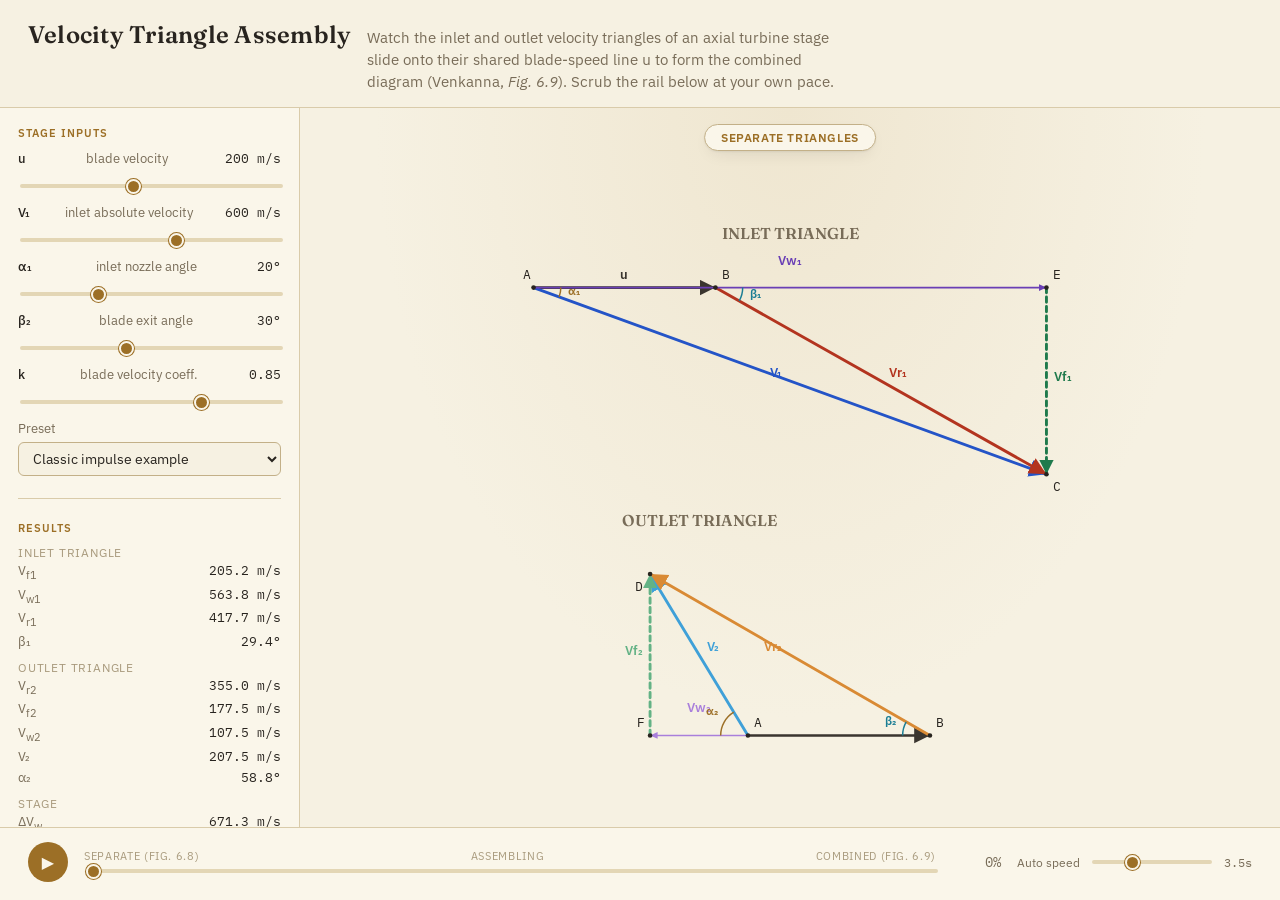
<file: tools/velocity-triangles.html>
<!doctype html>
<html lang="en">
<head>
<meta charset="utf-8">
<meta name="viewport" content="width=device-width, initial-scale=1">
<title>Velocity Triangle Assembly</title>
<link rel="preconnect" href="https://fonts.googleapis.com">
<link rel="preconnect" href="https://fonts.gstatic.com" crossorigin>
<link href="https://fonts.googleapis.com/css2?family=Fraunces:opsz,wght@9..144,400;9..144,500;9..144,600&family=IBM+Plex+Sans:wght@400;500;600&family=IBM+Plex+Mono:wght@400;500;600&display=swap" rel="stylesheet">
<style>
  :root{
    --paper:#f6f1e2;
    --paper-2:#efe6d0;
    --panel:#faf6ea;
    --ink:#28241f;
    --ink-soft:#786c58;
    --ink-faint:#a89a7d;
    --line:#d9cbaa;
    --line-strong:#c3b088;
    --brass:#9c6f26;
    --brass-soft:#c99a46;
    --track:#e3d6b5;

    --c-u:#3a352f;
    --c-v1:#2454c7;
    --c-v2:#3fa0d8;
    --c-vr1:#b3341f;
    --c-vr2:#d98a34;
    --c-vf1:#1f7a4c;
    --c-vf2:#63b285;
    --c-vw1:#6a3fb5;
    --c-vw2:#a97fdb;
    --c-alpha:#9c6f26;
    --c-beta:#1a7d94;

    --shadow: 0 1px 2px rgba(40,36,31,.06), 0 6px 18px -8px rgba(40,36,31,.18);
    color-scheme: light;
  }
  @media (prefers-color-scheme: dark){
    :root:not([data-theme="light"]){
      --paper:#1b1815;
      --paper-2:#221e19;
      --panel:#211d18;
      --ink:#ece4d3;
      --ink-soft:#b6a889;
      --ink-faint:#7d715a;
      --line:#3a342b;
      --line-strong:#4a4234;
      --brass:#d9a94f;
      --brass-soft:#c99a46;
      --track:#332d24;

      --c-u:#d8cdb7;
      --c-v1:#6fa2ff;
      --c-v2:#7fd0ff;
      --c-vr1:#ff8a70;
      --c-vr2:#f2ae64;
      --c-vf1:#5fd39a;
      --c-vf2:#a3e6c1;
      --c-vw1:#b494ec;
      --c-vw2:#d6bdf5;
      --c-alpha:#e0b45c;
      --c-beta:#5cc9e0;
      --shadow: 0 1px 2px rgba(0,0,0,.35), 0 10px 24px -10px rgba(0,0,0,.5);
    }
  }
  :root[data-theme="dark"]{
    --paper:#1b1815;
    --paper-2:#221e19;
    --panel:#211d18;
    --ink:#ece4d3;
    --ink-soft:#b6a889;
    --ink-faint:#7d715a;
    --line:#3a342b;
    --line-strong:#4a4234;
    --brass:#d9a94f;
    --brass-soft:#c99a46;
    --track:#332d24;

    --c-u:#d8cdb7;
    --c-v1:#6fa2ff;
    --c-v2:#7fd0ff;
    --c-vr1:#ff8a70;
    --c-vr2:#f2ae64;
    --c-vf1:#5fd39a;
    --c-vf2:#a3e6c1;
    --c-vw1:#b494ec;
    --c-vw2:#d6bdf5;
    --c-alpha:#e0b45c;
    --c-beta:#5cc9e0;
    --shadow: 0 1px 2px rgba(0,0,0,.35), 0 10px 24px -10px rgba(0,0,0,.5);
  }

  *{box-sizing:border-box;}
  html,body{margin:0;height:100%;}
  body{
    background:var(--paper);
    color:var(--ink);
    font-family:"IBM Plex Sans", ui-sans-serif, system-ui, sans-serif;
    display:flex; flex-direction:column;
    min-height:100vh;
  }
  h1,h2,h3{font-family:"Fraunces", ui-serif, Georgia, serif; font-weight:600; margin:0; text-wrap:balance;}
  .mono{font-family:"IBM Plex Mono", ui-monospace, monospace; font-variant-numeric:tabular-nums;}

  header{
    padding:20px 28px 14px;
    border-bottom:1px solid var(--line);
    display:flex; align-items:baseline; gap:16px; flex-wrap:wrap;
  }
  header h1{font-size:1.5rem; letter-spacing:.01em;}
  header .sub{color:var(--ink-soft); font-size:.92rem; max-width:52ch; line-height:1.5;}

  main{
    flex:1;
    display:grid;
    grid-template-columns: 300px 1fr;
    gap:0;
    min-height:0;
  }
  aside{
    background:var(--panel);
    border-right:1px solid var(--line);
    padding:18px 18px 24px;
    overflow-y:auto;
    display:flex; flex-direction:column; gap:22px;
  }
  .block-title{
    font-size:.7rem; text-transform:uppercase; letter-spacing:.09em;
    color:var(--brass); font-weight:600; margin-bottom:10px;
  }
  .field{ margin-bottom:12px; }
  .field:last-child{ margin-bottom:0; }
  .field label{
    display:flex; justify-content:space-between; align-items:baseline;
    font-size:.82rem; color:var(--ink-soft); margin-bottom:5px;
  }
  .field label b{ color:var(--ink); font-weight:500; }
  .field .val{ font-family:"IBM Plex Mono", monospace; font-size:.82rem; color:var(--ink); }
  .field .row{ display:flex; align-items:center; gap:8px; }
  input[type="range"]{
    -webkit-appearance:none; appearance:none;
    width:100%; height:4px; border-radius:2px;
    background:var(--track); outline:none; cursor:pointer;
  }
  input[type="range"]::-webkit-slider-thumb{
    -webkit-appearance:none; appearance:none;
    width:15px; height:15px; border-radius:50%;
    background:var(--brass); border:2px solid var(--panel); box-shadow:0 0 0 1px var(--brass);
    cursor:pointer; margin-top:0;
  }
  input[type="range"]::-moz-range-thumb{
    width:13px; height:13px; border-radius:50%;
    background:var(--brass); border:2px solid var(--panel); box-shadow:0 0 0 1px var(--brass);
    cursor:pointer;
  }
  select, button{
    font-family:inherit; font-size:.85rem; color:var(--ink);
    background:var(--paper); border:1px solid var(--line-strong); border-radius:6px;
    padding:6px 10px; cursor:pointer;
  }
  select{ width:100%; }
  button:hover, select:hover{ border-color:var(--brass-soft); }
  button:focus-visible, select:focus-visible, input:focus-visible{
    outline:2px solid var(--brass); outline-offset:2px;
  }

  hr.sep{ border:none; border-top:1px solid var(--line); margin:0; }

  .legend{ display:flex; flex-direction:column; gap:6px; }
  .legend .item{ display:flex; align-items:center; gap:8px; font-size:.78rem; color:var(--ink-soft); }
  .legend .swatch{ width:16px; height:3px; border-radius:2px; flex:none; }
  .legend .item b{ color:var(--ink); font-weight:500; font-family:"IBM Plex Mono",monospace; min-width:2.6em; }
  .legend .item.arc .swatch{ width:10px; height:10px; border-radius:50%; }

  .results{ display:flex; flex-direction:column; gap:10px; }
  .results .grp{ display:grid; grid-template-columns:1fr auto; gap:4px 10px; font-size:.8rem; }
  .results .grp .k{ color:var(--ink-soft); }
  .results .grp .v{ font-family:"IBM Plex Mono",monospace; text-align:right; }
  .results .head{ font-size:.72rem; text-transform:uppercase; letter-spacing:.07em; color:var(--ink-faint); margin-bottom:2px;}

  section.stage{
    position:relative;
    display:flex; flex-direction:column;
    min-width:0; min-height:0;
    background:
      radial-gradient(ellipse at 50% 0%, var(--paper-2), transparent 60%),
      var(--paper);
  }
  .stage-inner{
    flex:1; display:flex; align-items:center; justify-content:center; padding:18px;
    min-height:0;
  }
  svg#diagram{
    width:100%; height:100%; max-width:1000px; max-height:640px;
  }

  .phase-pill{
    position:absolute; top:16px; left:50%; transform:translateX(-50%);
    background:var(--panel); border:1px solid var(--line-strong); border-radius:999px;
    padding:5px 16px; font-size:.75rem; letter-spacing:.05em; text-transform:uppercase;
    color:var(--brass); font-weight:600; box-shadow:var(--shadow);
    white-space:nowrap;
  }

  footer{
    border-top:1px solid var(--line);
    background:var(--panel);
    padding:14px 28px 18px;
    display:flex; flex-direction:column; gap:10px;
  }
  .transport{
    display:flex; align-items:center; gap:16px;
  }
  .transport .playbtn{
    width:40px; height:40px; border-radius:50%; flex:none;
    display:flex; align-items:center; justify-content:center;
    background:var(--brass); border:none; color:var(--panel);
    font-size:1rem;
  }
  .transport .playbtn:hover{ background:var(--brass-soft); }
  .transport .scrub{ flex:1; display:flex; flex-direction:column; gap:4px; }
  .transport .scrub .labels{
    display:flex; justify-content:space-between; font-size:.68rem;
    color:var(--ink-faint); text-transform:uppercase; letter-spacing:.06em;
  }
  .transport .scrub .labels span{ white-space:nowrap; }
  .transport .scrub .labels span:last-child{ text-align:right; }
  .transport .pct{ font-family:"IBM Plex Mono",monospace; font-size:.85rem; color:var(--ink-soft); min-width:3.6em; text-align:right; }
  .speedwrap{ display:flex; align-items:center; gap:10px; font-size:.75rem; color:var(--ink-soft); }
  .speedwrap input[type=range]{ width:120px; }

  @media (max-width: 860px){
    main{ grid-template-columns: 1fr; grid-template-rows:auto 1fr; }
    aside{ border-right:none; border-bottom:1px solid var(--line); max-height:44vh; }
  }
  @media (max-width: 640px){
    header{ padding:16px 16px 12px; }
    footer{ padding:12px 16px 16px; gap:12px; }
    .transport{ flex-wrap:wrap; row-gap:10px; }
    .transport .scrub{ order:1; flex-basis:100%; }
    .transport .playbtn{ order:2; }
    .transport .pct{ order:3; }
    .speedwrap{ order:4; margin-left:auto; }
    .transport .scrub .labels{ font-size:.6rem; }
  }

  /* SVG element classes */
  .baseline{ stroke:var(--line-strong); stroke-width:1; stroke-dasharray:2 3; }
  .vec{ fill:none; stroke-width:2.75; stroke-linecap:round; }
  .vec-u{ stroke:var(--c-u); stroke-width:2.5; }
  .vec-v1{ stroke:var(--c-v1); }
  .vec-v2{ stroke:var(--c-v2); }
  .vec-vr1{ stroke:var(--c-vr1); }
  .vec-vr2{ stroke:var(--c-vr2); }
  .vec-vf1{ stroke:var(--c-vf1); stroke-dasharray:5 4; }
  .vec-vf2{ stroke:var(--c-vf2); stroke-dasharray:5 4; }
  .vec-vw1{ stroke:var(--c-vw1); stroke-width:1.6; }
  .vec-vw2{ stroke:var(--c-vw2); stroke-width:1.6; }
  .arc-a{ fill:none; stroke:var(--c-alpha); stroke-width:1.4; }
  .arc-b{ fill:none; stroke:var(--c-beta); stroke-width:1.4; }
  .pt{ fill:var(--ink); font-family:"IBM Plex Mono",monospace; font-size:12px; }
  .lbl{ font-family:"IBM Plex Sans",sans-serif; font-size:12.5px; font-weight:600; }
  .lbl-u{ fill:var(--c-u); }
  .lbl-v1{ fill:var(--c-v1); } .lbl-v2{ fill:var(--c-v2); }
  .lbl-vr1{ fill:var(--c-vr1); } .lbl-vr2{ fill:var(--c-vr2); }
  .lbl-vf1{ fill:var(--c-vf1); } .lbl-vf2{ fill:var(--c-vf2); }
  .lbl-vw1{ fill:var(--c-vw1); } .lbl-vw2{ fill:var(--c-vw2); }
  .lbl-a{ fill:var(--c-alpha); font-size:11.5px; }
  .lbl-b{ fill:var(--c-beta); font-size:11.5px; }
  .dot{ fill:var(--ink); }
  .group-title{ font-family:"Fraunces",serif; font-size:15px; font-weight:600; fill:var(--ink-soft); text-anchor:middle; }
  .combined-title{ font-family:"Fraunces",serif; font-size:17px; font-weight:600; fill:var(--brass); text-anchor:middle; }
</style>
</head>
<body>

<header>
  <h1>Velocity Triangle Assembly</h1>
  <div class="sub">Watch the inlet and outlet velocity triangles of an axial turbine stage slide onto their shared blade-speed line <span class="mono">u</span> to form the combined diagram (Venkanna, <em>Fig. 6.9</em>). Scrub the rail below at your own pace.</div>
</header>

<main>
  <aside>
    <div>
      <div class="block-title">Stage inputs</div>
      <div class="field">
        <label><b>u</b> &nbsp;blade velocity <span class="val" id="val-u">200 m/s</span></label>
        <input type="range" id="in-u" min="50" max="400" step="5" value="200">
      </div>
      <div class="field">
        <label><b>V₁</b> &nbsp;inlet absolute velocity <span class="val" id="val-V1">600 m/s</span></label>
        <input type="range" id="in-V1" min="150" max="900" step="5" value="600">
      </div>
      <div class="field">
        <label><b>α₁</b> &nbsp;inlet nozzle angle <span class="val" id="val-a1">20°</span></label>
        <input type="range" id="in-a1" min="10" max="45" step="1" value="20">
      </div>
      <div class="field">
        <label><b>β₂</b> &nbsp;blade exit angle <span class="val" id="val-b2">30°</span></label>
        <input type="range" id="in-b2" min="10" max="60" step="1" value="30">
      </div>
      <div class="field">
        <label><b>k</b> &nbsp;blade velocity coeff. <span class="val" id="val-k">0.85</span></label>
        <input type="range" id="in-k" min="0.5" max="1" step="0.01" value="0.85">
      </div>
      <div class="field">
        <label>Preset</label>
        <select id="preset">
          <option value="custom">Custom</option>
          <option value="delaval" selected>Classic impulse example</option>
          <option value="symmetric">Symmetric blading (k=1, β₂=β₁)</option>
          <option value="lowfriction">Low blade friction (k=0.95)</option>
        </select>
      </div>
    </div>

    <hr class="sep">

    <div>
      <div class="block-title">Results</div>
      <div class="results">
        <div>
          <div class="head">Inlet triangle</div>
          <div class="grp">
            <div class="k">V<sub>f1</sub></div><div class="v" id="r-vf1">–</div>
            <div class="k">V<sub>w1</sub></div><div class="v" id="r-vw1">–</div>
            <div class="k">V<sub>r1</sub></div><div class="v" id="r-vr1">–</div>
            <div class="k">β₁</div><div class="v" id="r-b1">–</div>
          </div>
        </div>
        <div>
          <div class="head">Outlet triangle</div>
          <div class="grp">
            <div class="k">V<sub>r2</sub></div><div class="v" id="r-vr2">–</div>
            <div class="k">V<sub>f2</sub></div><div class="v" id="r-vf2">–</div>
            <div class="k">V<sub>w2</sub></div><div class="v" id="r-vw2">–</div>
            <div class="k">V₂</div><div class="v" id="r-v2">–</div>
            <div class="k">α₂</div><div class="v" id="r-a2">–</div>
          </div>
        </div>
        <div>
          <div class="head">Stage</div>
          <div class="grp">
            <div class="k">ΔV<sub>w</sub></div><div class="v" id="r-dvw">–</div>
            <div class="k">Work/kg</div><div class="v" id="r-work">–</div>
            <div class="k">Diagram η</div><div class="v" id="r-eff">–</div>
          </div>
        </div>
      </div>
    </div>

    <hr class="sep">

    <div>
      <div class="block-title">Legend</div>
      <div class="legend">
        <div class="item"><span class="swatch" style="background:var(--c-u)"></span><b>u</b> blade velocity</div>
        <div class="item"><span class="swatch" style="background:var(--c-v1)"></span><b>V₁</b> abs. velocity, inlet</div>
        <div class="item"><span class="swatch" style="background:var(--c-v2)"></span><b>V₂</b> abs. velocity, outlet</div>
        <div class="item"><span class="swatch" style="background:var(--c-vr1)"></span><b>Vr₁</b> rel. velocity, inlet</div>
        <div class="item"><span class="swatch" style="background:var(--c-vr2)"></span><b>Vr₂</b> rel. velocity, outlet</div>
        <div class="item"><span class="swatch" style="background:var(--c-vf1)"></span><b>Vf₁,Vf₂</b> flow (axial)</div>
        <div class="item"><span class="swatch" style="background:var(--c-vw1)"></span><b>Vw₁,Vw₂</b> whirl (tangential)</div>
        <div class="item arc"><span class="swatch" style="background:var(--c-alpha)"></span><b>α</b> absolute angle</div>
        <div class="item arc"><span class="swatch" style="background:var(--c-beta)"></span><b>β</b> blade angle</div>
      </div>
    </div>
  </aside>

  <section class="stage">
    <div class="phase-pill" id="phasePill">Separate triangles</div>
    <div class="stage-inner">
      <svg id="diagram" viewBox="0 0 900 600" xmlns="http://www.w3.org/2000/svg">
        <defs>
          <marker id="ah-u" markerWidth="9" markerHeight="9" refX="6" refY="3" orient="auto"><path d="M0,0 L6,3 L0,6 Z" fill="var(--c-u)"/></marker>
          <marker id="ah-v1" markerWidth="9" markerHeight="9" refX="6" refY="3" orient="auto"><path d="M0,0 L6,3 L0,6 Z" fill="var(--c-v1)"/></marker>
          <marker id="ah-v2" markerWidth="9" markerHeight="9" refX="6" refY="3" orient="auto"><path d="M0,0 L6,3 L0,6 Z" fill="var(--c-v2)"/></marker>
          <marker id="ah-vr1" markerWidth="9" markerHeight="9" refX="6" refY="3" orient="auto"><path d="M0,0 L6,3 L0,6 Z" fill="var(--c-vr1)"/></marker>
          <marker id="ah-vr2" markerWidth="9" markerHeight="9" refX="6" refY="3" orient="auto"><path d="M0,0 L6,3 L0,6 Z" fill="var(--c-vr2)"/></marker>
          <marker id="ah-vf1" markerWidth="8" markerHeight="8" refX="5" refY="2.5" orient="auto"><path d="M0,0 L5,2.5 L0,5 Z" fill="var(--c-vf1)"/></marker>
          <marker id="ah-vf2" markerWidth="8" markerHeight="8" refX="5" refY="2.5" orient="auto"><path d="M0,0 L5,2.5 L0,5 Z" fill="var(--c-vf2)"/></marker>
          <marker id="ah-vw1" markerWidth="7" markerHeight="7" refX="4.5" refY="2" orient="auto"><path d="M0,0 L4.5,2 L0,4 Z" fill="var(--c-vw1)"/></marker>
          <marker id="ah-vw2" markerWidth="7" markerHeight="7" refX="4.5" refY="2" orient="auto"><path d="M0,0 L4.5,2 L0,4 Z" fill="var(--c-vw2)"/></marker>
        </defs>
        <g id="scene"></g>
      </svg>
    </div>
  </section>
</main>

<footer>
  <div class="transport">
    <button class="playbtn" id="playBtn" aria-label="Play assembly animation" title="Play">▶</button>
    <div class="scrub">
      <div class="labels"><span>Separate (Fig. 6.8)</span><span>Assembling</span><span>Combined (Fig. 6.9)</span></div>
      <input type="range" id="progress" min="0" max="1000" step="1" value="0" aria-label="Assembly progress">
    </div>
    <div class="pct" id="pct">0%</div>
    <div class="speedwrap">
      <span>Auto speed</span>
      <input type="range" id="speed" min="1000" max="9000" step="250" value="3500">
      <span class="mono" id="speedVal">3.5s</span>
    </div>
  </div>
</footer>

<script>
(function(){
  const $ = id => document.getElementById(id);
  const els = {
    u:$('in-u'), V1:$('in-V1'), a1:$('in-a1'), b2:$('in-b2'), k:$('in-k'),
    preset:$('preset'), progress:$('progress'), playBtn:$('playBtn'), speed:$('speed'),
    speedVal:$('speedVal'), pct:$('pct'), phasePill:$('phasePill'), scene:$('scene')
  };

  const PRESETS = {
    delaval:   {u:200, V1:600, a1:20, b2:30, k:0.85},
    symmetric: {u:180, V1:500, a1:22, b2:22, k:1.0},
    lowfriction:{u:220, V1:650, a1:18, b2:33, k:0.95}
  };

  function applyPreset(name){
    const p = PRESETS[name];
    if(!p) return;
    els.u.value=p.u; els.V1.value=p.V1; els.a1.value=p.a1; els.b2.value=p.b2; els.k.value=p.k;
  }

  // ---------- physics ----------
  function computeInlet(u, V1, alpha1Deg){
    const a1 = alpha1Deg*Math.PI/180;
    const Vw1 = V1*Math.cos(a1);
    const Vf1 = V1*Math.sin(a1);
    const C = {x:Vw1, y:-Vf1};
    const A = {x:0,y:0}, B = {x:u,y:0}, E = {x:Vw1,y:0};
    const Vr1x = C.x-u, Vr1y = C.y;
    const Vr1 = Math.hypot(Vr1x,Vr1y);
    const beta1 = Math.atan2(Math.abs(Vr1y), Math.abs(Vr1x))*180/Math.PI;
    return {u,V1,alpha1:alpha1Deg,Vw1,Vf1,Vr1,beta1,A,B,C,E,Vr1x};
  }
  function computeOutlet(u, Vr1, beta2Deg, k){
    const Vr2 = k*Vr1;
    const b2 = beta2Deg*Math.PI/180;
    const Dx = u - Vr2*Math.cos(b2);
    const Dy = -Vr2*Math.sin(b2);
    const Vf2 = Vr2*Math.sin(b2);
    const Vw2 = Vr2*Math.cos(b2) - u;
    const V2 = Math.hypot(Dx,Dy);
    const alpha2 = Math.atan2(Math.abs(Dy), Math.abs(Dx))*180/Math.PI;
    const A = {x:0,y:0}, B = {x:u,y:0}, D = {x:Dx,y:Dy}, F = {x:Dx,y:0};
    return {u,Vr2,beta2:beta2Deg,Vf2,Vw2,V2,alpha2,A,B,D,F,Dx};
  }

  function fmt(n){ return (Math.round(n*10)/10).toFixed(1); }

  // ---------- geometry / rendering ----------
  const VB_W=900, VB_H=600;
  const originX=450, originY=250;
  const SLOT_DX=225, SLOT_DY=165;

  function lerp(a,b,t){ return a+(b-a)*t; }
  function easeInOut(t){ return t<0.5 ? 2*t*t : 1-Math.pow(-2*t+2,2)/2; }

  function angleArc(vertexScreen, dirBaseline, dirVec, radius, cls){
    // dirBaseline, dirVec: unit vectors in SCREEN space (y already flipped)
    const a0 = Math.atan2(dirBaseline.y, dirBaseline.x);
    let a1 = Math.atan2(dirVec.y, dirVec.x);
    let sweep = a1-a0;
    while(sweep>Math.PI) sweep-=2*Math.PI;
    while(sweep<-Math.PI) sweep+=2*Math.PI;
    const large = Math.abs(sweep)>Math.PI?1:0;
    const sf = sweep>0?1:0;
    const p0 = {x:vertexScreen.x+radius*Math.cos(a0), y:vertexScreen.y+radius*Math.sin(a0)};
    const p1 = {x:vertexScreen.x+radius*Math.cos(a0+sweep), y:vertexScreen.y+radius*Math.sin(a0+sweep)};
    const mid = a0+sweep/2;
    const lp = {x:vertexScreen.x+(radius+13)*Math.cos(mid), y:vertexScreen.y+(radius+13)*Math.sin(mid)};
    return {path:`<path class="${cls}" d="M ${p0.x.toFixed(1)} ${p0.y.toFixed(1)} A ${radius} ${radius} 0 ${large} ${sf} ${p1.x.toFixed(1)} ${p1.y.toFixed(1)}"/>`, label:lp};
  }

  function render(){
    const u = +els.u.value, V1 = +els.V1.value, a1 = +els.a1.value, b2 = +els.b2.value, k = +els.k.value;
    const inlet = computeInlet(u,V1,a1);
    const outlet = computeOutlet(u, inlet.Vr1, b2, k);

    // live readouts
    $('val-u').textContent = u+' m/s';
    $('val-V1').textContent = V1+' m/s';
    $('val-a1').textContent = a1+'°';
    $('val-b2').textContent = b2+'°';
    $('val-k').textContent = k.toFixed(2);
    $('r-vf1').textContent = fmt(inlet.Vf1)+' m/s';
    $('r-vw1').textContent = fmt(inlet.Vw1)+' m/s';
    $('r-vr1').textContent = fmt(inlet.Vr1)+' m/s';
    $('r-b1').textContent = fmt(inlet.beta1)+'°';
    $('r-vr2').textContent = fmt(outlet.Vr2)+' m/s';
    $('r-vf2').textContent = fmt(outlet.Vf2)+' m/s';
    $('r-vw2').textContent = fmt(outlet.Vw2)+' m/s';
    $('r-v2').textContent = fmt(outlet.V2)+' m/s';
    $('r-a2').textContent = fmt(outlet.alpha2)+'°';
    const dVw = inlet.Vw1+outlet.Vw2;
    const work = u*dVw;
    const eff = (2*u*dVw)/(V1*V1)*100;
    $('r-dvw').textContent = fmt(dVw)+' m/s';
    $('r-work').textContent = fmt(work/1000)+' kJ/kg';
    $('r-eff').textContent = fmt(eff)+' %';

    // ---- bounding boxes (unscaled local units) drive both scale and layout ----
    function bbox(pts){
      let minX=Infinity,maxX=-Infinity,minY=Infinity,maxY=-Infinity;
      pts.forEach(p=>{ minX=Math.min(minX,p.x); maxX=Math.max(maxX,p.x); minY=Math.min(minY,p.y); maxY=Math.max(maxY,p.y); });
      return {minX,maxX,minY,maxY,w:maxX-minX,h:maxY-minY,cx:(minX+maxX)/2,cy:(minY+maxY)/2};
    }
    const inletBB = bbox([inlet.A, inlet.B, inlet.C, inlet.E]);
    const outletBB = bbox([outlet.A, outlet.B, outlet.D, outlet.F]);
    const combinedBB = bbox([inlet.A, inlet.B, inlet.C, inlet.E, outlet.A, outlet.B, outlet.D, outlet.F]);

    // scale: fit the combined diagram into a comfortable box, then make sure the
    // vertically-stacked separate layout (Fig. 6.8 style: inlet on top apex-down,
    // outlet on bottom apex-up) still fits the viewBox.
    const TARGET_COMBINED_W = 640, TARGET_H = 260, MARGIN_X = 60;
    const MARGIN_TOP = 128, MARGIN_BOTTOM = 555, GAP_MID = 95;
    let scale = Math.min(
      TARGET_COMBINED_W/combinedBB.w,
      TARGET_H/Math.max(inletBB.h, outletBB.h, 1),
      (VB_W - 2*MARGIN_X)/Math.max(inletBB.w, outletBB.w, 1),
      (MARGIN_BOTTOM - MARGIN_TOP - GAP_MID)/Math.max(inlet.Vf1 + outlet.Vf2, 1)
    );
    scale = Math.max(0.10, Math.min(scale, 1.4));

    // progress
    const raw = (+els.progress.value)/1000;
    const t = easeInOut(raw);
    const outFlip = lerp(-1, 1, t); // outlet triangle starts mirrored (apex up, Fig 6.8) and unflips into place (apex down, Fig 6.9)
    $('pct').textContent = Math.round(raw*100)+'%';
    els.phasePill.textContent = raw<0.03 ? 'Separate triangles' : raw>0.97 ? 'Combined diagram (Fig. 6.9)' : 'Assembling…';

    const maxDepth = Math.max(inlet.Vf1, outlet.Vf2, 1);
    const topY_combined = Math.max(210, Math.min(340, 335 - (maxDepth*scale)/2));

    const topRow_in = MARGIN_TOP;
    const bottomRow_out = topRow_in + inlet.Vf1*scale + GAP_MID + outlet.Vf2*scale;

    const combinedOffset = {x: originX - combinedBB.cx*scale, y: topY_combined};
    const inletOffset0 = {x: originX - inletBB.cx*scale, y: topRow_in};
    const outletOffset0 = {x: originX - outletBB.cx*scale, y: bottomRow_out};
    const offIn = {x: lerp(inletOffset0.x, combinedOffset.x, t), y: lerp(inletOffset0.y, combinedOffset.y, t)};
    const offOut = {x: lerp(outletOffset0.x, combinedOffset.x, t), y: lerp(outletOffset0.y, combinedOffset.y, t)};

    function toScreen(off, p){ return {x: off.x + p.x*scale, y: off.y - p.y*scale}; }

    const iA=toScreen(offIn, inlet.A), iB=toScreen(offIn, inlet.B), iC=toScreen(offIn, inlet.C), iE=toScreen(offIn, inlet.E);
    const oA=toScreen(offOut, outlet.A), oB=toScreen(offOut, outlet.B),
          oD=toScreen(offOut, {x:outlet.D.x, y:outlet.D.y*outFlip}), oF=toScreen(offOut, outlet.F);

    const sepFade = Math.max(0, 1-3*raw);
    const combFade = Math.max(0, 3*raw-2);

    const P = p => `${p.x.toFixed(1)} ${p.y.toFixed(1)}`;
    const ln = (cls,p,q,marker) => `<line class="${cls}" x1="${p.x.toFixed(1)}" y1="${p.y.toFixed(1)}" x2="${q.x.toFixed(1)}" y2="${q.y.toFixed(1)}"${marker?` marker-end="url(#${marker})"`:''}/>`;

    let svg = '';

    // ---- INLET triangle ----
    svg += `<g opacity="1">`;
    svg += ln('baseline', iA, (iE.x>iB.x?iE:iB));
    svg += ln('vec vec-u', iA, iB, 'ah-u');
    svg += ln('vec vec-v1', iA, iC, 'ah-v1');
    svg += ln('vec vec-vr1', iB, iC, 'ah-vr1');
    svg += ln('vec vec-vf1', iE, iC, 'ah-vf1');
    svg += ln('vec vec-vw1', iA, iE, 'ah-vw1');
    // points
    [['A',iA,-10,-8],['B',iB,6,-8],['C',iC,(iC.x<iA.x?-14:6), 16],['E',iE,6,-8]].forEach(([lab,p,dx,dy])=>{
      svg += `<circle class="dot" cx="${p.x.toFixed(1)}" cy="${p.y.toFixed(1)}" r="2.2"/><text class="pt" x="${(p.x+dx).toFixed(1)}" y="${(p.y+dy).toFixed(1)}">${lab}</text>`;
    });
    // vector labels (midpoints, offset perpendicular-ish)
    const mid=(p,q)=>({x:(p.x+q.x)/2,y:(p.y+q.y)/2});
    let m;
    m=mid(iA,iB); svg+=`<text class="lbl lbl-u" x="${m.x.toFixed(1)}" y="${(m.y-8).toFixed(1)}" text-anchor="middle">u</text>`;
    m=mid(iA,iC); svg+=`<text class="lbl lbl-v1" x="${(m.x-8).toFixed(1)}" y="${(m.y-4).toFixed(1)}" text-anchor="end">V₁</text>`;
    m=mid(iB,iC); svg+=`<text class="lbl lbl-vr1" x="${(m.x+8).toFixed(1)}" y="${(m.y-4).toFixed(1)}" text-anchor="start">Vr₁</text>`;
    m=mid(iE,iC); svg+=`<text class="lbl lbl-vf1" x="${(m.x+7).toFixed(1)}" y="${m.y.toFixed(1)}" text-anchor="start">Vf₁</text>`;
    svg+=`<text class="lbl lbl-vw1" x="${((iA.x+iE.x)/2).toFixed(1)}" y="${(iA.y-22).toFixed(1)}" text-anchor="middle">Vw₁</text>`;
    // angle arcs
    let arc;
    arc = angleArc(iA, {x:1,y:0}, {x:(iC.x-iA.x), y:(iC.y-iA.y)}, 26, 'arc-a');
    svg += arc.path; svg += `<text class="lbl lbl-a" x="${arc.label.x.toFixed(1)}" y="${arc.label.y.toFixed(1)}" text-anchor="middle">α₁</text>`;
    const bDir1 = (inlet.Vr1x>=0)?{x:1,y:0}:{x:-1,y:0};
    arc = angleArc(iB, bDir1, {x:(iC.x-iB.x), y:(iC.y-iB.y)}, 26, 'arc-b');
    svg += arc.path; svg += `<text class="lbl lbl-b" x="${arc.label.x.toFixed(1)}" y="${arc.label.y.toFixed(1)}" text-anchor="middle">β₁</text>`;
    svg += `<text class="group-title" x="${((iA.x+iE.x)/2).toFixed(1)}" y="${(Math.min(iA.y,iC.y)-46).toFixed(1)}" opacity="${sepFade.toFixed(2)}">INLET TRIANGLE</text>`;
    svg += `</g>`;

    // ---- OUTLET triangle ----
    svg += `<g opacity="1">`;
    svg += ln('baseline', (oF.x<oA.x?oF:oA), oB);
    svg += ln('vec vec-u', oA, oB, 'ah-u');
    svg += ln('vec vec-v2', oA, oD, 'ah-v2');
    svg += ln('vec vec-vr2', oB, oD, 'ah-vr2');
    svg += ln('vec vec-vf2', oF, oD, 'ah-vf2');
    svg += ln('vec vec-vw2', oA, oF, 'ah-vw2');
    [['A',oA,6,-8,sepFade],['B',oB,6,-8,sepFade],['D',oD,(oD.x<oB.x?-14:6),16,1],['F',oF,-12,-8,1]].forEach(([lab,p,dx,dy,op])=>{
      svg += `<g opacity="${op.toFixed(2)}"><circle class="dot" cx="${p.x.toFixed(1)}" cy="${p.y.toFixed(1)}" r="2.2"/><text class="pt" x="${(p.x+dx).toFixed(1)}" y="${(p.y+dy).toFixed(1)}">${lab}</text></g>`;
    });
    m=mid(oA,oD); svg+=`<text class="lbl lbl-v2" x="${(m.x+8).toFixed(1)}" y="${(m.y-4).toFixed(1)}" text-anchor="start">V₂</text>`;
    m=mid(oB,oD); svg+=`<text class="lbl lbl-vr2" x="${(m.x-8).toFixed(1)}" y="${(m.y-4).toFixed(1)}" text-anchor="end">Vr₂</text>`;
    m=mid(oF,oD); svg+=`<text class="lbl lbl-vf2" x="${(m.x-7).toFixed(1)}" y="${m.y.toFixed(1)}" text-anchor="end">Vf₂</text>`;
    svg+=`<text class="lbl lbl-vw2" x="${((oA.x+oF.x)/2).toFixed(1)}" y="${(oA.y-22).toFixed(1)}" text-anchor="middle">Vw₂</text>`;
    arc = angleArc(oA, {x:-1,y:0}, {x:(oD.x-oA.x), y:(oD.y-oA.y)}, 26, 'arc-a');
    svg += arc.path; svg += `<text class="lbl lbl-a" x="${arc.label.x.toFixed(1)}" y="${arc.label.y.toFixed(1)}" text-anchor="middle">α₂</text>`;
    const bDir2 = ((outlet.Dx-u)<=0)?{x:-1,y:0}:{x:1,y:0};
    arc = angleArc(oB, bDir2, {x:(oD.x-oB.x), y:(oD.y-oB.y)}, 26, 'arc-b');
    svg += arc.path; svg += `<text class="lbl lbl-b" x="${arc.label.x.toFixed(1)}" y="${arc.label.y.toFixed(1)}" text-anchor="middle">β₂</text>`;
    svg += `<text class="group-title" x="${((oA.x+oF.x)/2).toFixed(1)}" y="${(Math.min(oA.y,oD.y)-46).toFixed(1)}" opacity="${sepFade.toFixed(2)}">OUTLET TRIANGLE</text>`;
    svg += `</g>`;

    // combined title
    svg += `<text class="combined-title" x="${originX}" y="40" opacity="${combFade.toFixed(2)}">COMBINED VELOCITY DIAGRAM — Fig. 6.9</text>`;

    els.scene.innerHTML = svg;
  }

  // ---------- events ----------
  ['u','V1','a1','b2','k'].forEach(k=>{
    els[k].addEventListener('input', ()=>{ els.preset.value='custom'; render(); });
  });
  els.preset.addEventListener('change', ()=>{ applyPreset(els.preset.value); render(); });
  els.progress.addEventListener('input', ()=>{ stopPlay(); render(); });
  els.speed.addEventListener('input', ()=>{ els.speedVal.textContent=(els.speed.value/1000).toFixed(1)+'s'; });

  let playing=false, rafId=null, playStart=0, playFrom=0;
  function stopPlay(){
    playing=false;
    if(rafId) cancelAnimationFrame(rafId);
    els.playBtn.textContent='▶'; els.playBtn.title='Play'; els.playBtn.setAttribute('aria-label','Play assembly animation');
  }
  function startPlay(){
    if(+els.progress.value>=1000) els.progress.value=0;
    playing=true; playStart=performance.now(); playFrom=+els.progress.value;
    els.playBtn.textContent='⏸'; els.playBtn.title='Pause'; els.playBtn.setAttribute('aria-label','Pause assembly animation');
    step();
  }
  function step(now){
    if(!playing) return;
    now = now || performance.now();
    const dur = +els.speed.value;
    const elapsed = now-playStart;
    let v = playFrom + (elapsed/dur)*1000;
    if(v>=1000){ v=1000; els.progress.value=v; render(); stopPlay(); return; }
    els.progress.value = v;
    render();
    rafId = requestAnimationFrame(step);
  }
  els.playBtn.addEventListener('click', ()=>{ playing ? stopPlay() : startPlay(); });

  applyPreset('delaval');
  render();
  window.addEventListener('resize', render);
})();
</script>
</body>
</html>
</file>
<file: css/app.css>
/* MTM Study Companion — colour schemes (paper, mist, sky, lavender, blush, sepia, high contrast; night, dusk, ember). All sizes in rem so the font-size setting scales everything. */
:root,[data-theme=paper]{
  --bg:#F4F0E6;--surface:#FCFAF4;--surface2:#EFEADB;--ink:#2B3A33;--muted:#566860;--line:#DED7C3;
  --accent:#4C7868;--accent-d:#46705F;--accent-ink:#fff;--accent-soft:#DCEAE3;
  --sand:#C99350;--sand-soft:#F5E6CE;--clay:#BE7A64;--clay-soft:#F3DFD6;--good:#4F9068;--good-soft:#DDEEE2;
  --radius:14px;--shadow:0 1px 2px rgba(40,60,50,.06),0 8px 22px rgba(40,60,50,.07);
  --serif:'Iowan Old Style','Palatino Linotype',Palatino,'Book Antiqua',Georgia,serif;
  --sans:system-ui,-apple-system,'Segoe UI',Roboto,'Helvetica Neue',Arial,sans-serif;
  --slidefilter:none;color-scheme:light;
}
[data-theme=mist]{--bg:#ECF2F1;--surface:#F7FAF9;--surface2:#E1EBEA;--ink:#233439;--muted:#516870;--line:#CFDDDC;--accent:#3D7A85;--accent-d:#386E77;--accent-soft:#D7E8EA;--sand:#C28F55;--sand-soft:#F3E7D5;--clay:#B97C6C;--clay-soft:#F0E0DB;--good:#4B8D70;--good-soft:#DAEEE4}
[data-theme=night]{--bg:#17211F;--surface:#212E2B;--surface2:#2A3A36;--ink:#E2EAE5;--muted:#9BB0A7;--line:#34463F;--accent:#7FB5A2;--accent-d:#9CCBB9;--accent-ink:#10201A;--accent-soft:#2A4339;--sand:#D8A768;--sand-soft:#3A3226;--clay:#D6937F;--clay-soft:#3C2C28;--good:#7CC196;--good-soft:#24392E;--shadow:0 1px 2px rgba(0,0,0,.3),0 8px 22px rgba(0,0,0,.25);--slidefilter:brightness(.9) contrast(.96);color-scheme:dark}
[data-theme=sky]{--bg:#EDF2F8;--surface:#F8FAFD;--surface2:#E2EAF4;--ink:#223042;--muted:#4F6279;--line:#D0DBE8;--accent:#44709F;--accent-d:#37608F;--accent-ink:#fff;--accent-soft:#DCE7F3;--sand:#C69552;--sand-soft:#F3E8D4;--clay:#B97F73;--clay-soft:#F0E1DD;--good:#4B8D70;--good-soft:#DAEEE4;--shadow:0 1px 2px rgba(30,50,80,.06),0 8px 22px rgba(30,50,80,.07);--slidefilter:none;color-scheme:light}
[data-theme=lavender]{--bg:#F1EEF7;--surface:#FAF8FD;--surface2:#E7E2F0;--ink:#2E2A3F;--muted:#675F80;--line:#DAD3E8;--accent:#7461A3;--accent-d:#5C4B8A;--accent-ink:#fff;--accent-soft:#E4DEF1;--sand:#C79A58;--sand-soft:#F4E9D6;--clay:#B8806F;--clay-soft:#F1E2DE;--good:#4F8F6C;--good-soft:#DDEEE3;--shadow:0 1px 2px rgba(50,40,80,.06),0 8px 22px rgba(50,40,80,.07);--slidefilter:none;color-scheme:light}
[data-theme=blush]{--bg:#F7EFEC;--surface:#FDF9F7;--surface2:#F1E5E0;--ink:#3A2E2C;--muted:#745F59;--line:#E6D6CE;--accent:#A55D6E;--accent-d:#8A4558;--accent-ink:#fff;--accent-soft:#F3DFE2;--sand:#C4924E;--sand-soft:#F5E6CC;--clay:#B5715F;--clay-soft:#F2DED7;--good:#55906A;--good-soft:#DFEEE3;--shadow:0 1px 2px rgba(80,50,40,.06),0 8px 22px rgba(80,50,40,.07);--slidefilter:none;color-scheme:light}
[data-theme=sepia]{--bg:#F3ECDD;--surface:#FBF6EA;--surface2:#EBE1CC;--ink:#3A3126;--muted:#675B45;--line:#DCCFB6;--accent:#946630;--accent-d:#7A5222;--accent-ink:#fff;--accent-soft:#F0E2C8;--sand:#B98544;--sand-soft:#F3E3C4;--clay:#B06F58;--clay-soft:#F1DDD3;--good:#5B8A5E;--good-soft:#E0ECDA;--shadow:0 1px 2px rgba(70,50,20,.07),0 8px 22px rgba(70,50,20,.07);--slidefilter:none;color-scheme:light}
[data-theme=contrast]{--bg:#FFFFFF;--surface:#FFFFFF;--surface2:#F0F0F0;--ink:#111111;--muted:#404040;--line:#6E6E6E;--accent:#0B5CAD;--accent-d:#084A8C;--accent-ink:#fff;--accent-soft:#E3EEFA;--sand:#8A5A00;--sand-soft:#FFF1D6;--clay:#9E3B2A;--clay-soft:#FBE4DF;--good:#1F6B3A;--good-soft:#E1F3E6;--shadow:0 0 0 1px rgba(0,0,0,.25);--slidefilter:none;color-scheme:light}
[data-theme=dusk]{--bg:#151B2B;--surface:#1F2740;--surface2:#29334F;--ink:#E4E9F5;--muted:#9DA9C7;--line:#34405F;--accent:#8DA9E6;--accent-d:#A9BEF0;--accent-ink:#0F1730;--accent-soft:#2B3A63;--sand:#D8A768;--sand-soft:#3A3226;--clay:#D6937F;--clay-soft:#3C2C28;--good:#7CC196;--good-soft:#24392E;--shadow:0 1px 2px rgba(0,0,0,.3),0 8px 22px rgba(0,0,0,.25);--slidefilter:brightness(.9) contrast(.96);color-scheme:dark}
[data-theme=ember]{--bg:#1E1A17;--surface:#2A2521;--surface2:#35302A;--ink:#EDE5DA;--muted:#B2A596;--line:#433C33;--accent:#D9A25E;--accent-d:#E6B87D;--accent-ink:#231A0C;--accent-soft:#4A3B24;--sand:#D8A768;--sand-soft:#3A3226;--clay:#D6937F;--clay-soft:#3C2C28;--good:#8DBE8A;--good-soft:#27372A;--shadow:0 1px 2px rgba(0,0,0,.3),0 8px 22px rgba(0,0,0,.25);--slidefilter:brightness(.88) sepia(.12) contrast(.96);color-scheme:dark}
*{box-sizing:border-box}
html{font-size:100%;-webkit-text-size-adjust:100%}
body{margin:0;background:var(--bg);color:var(--ink);font:1rem/1.65 var(--sans);-webkit-font-smoothing:antialiased}
h1,h2,h3,h4{font-family:var(--serif);font-weight:600;line-height:1.25;margin:0 0 .5rem;letter-spacing:.005em}
h1{font-size:1.7rem}h2{font-size:1.35rem}h3{font-size:1.12rem}h4{font-size:1rem}
p{margin:.4rem 0 .8rem}a{color:var(--accent-d)}
button{font:inherit;color:inherit;cursor:pointer}
:focus-visible{outline:2px solid var(--accent);outline-offset:2px;border-radius:6px}
.sr{position:absolute;width:1px;height:1px;overflow:hidden;clip:rect(0 0 0 0)}
.muted{color:var(--muted)}.small{font-size:.85rem}.center{text-align:center}.hide{display:none!important}
sub,sup{line-height:0}

/* layout */
.app{display:grid;grid-template-columns:17rem 1fr;min-height:100vh}
.side{position:sticky;top:0;height:100vh;overflow:auto;background:var(--surface);border-right:1px solid var(--line);padding:1rem .8rem 2rem;display:flex;flex-direction:column;gap:.2rem}
.brand{display:flex;align-items:center;gap:.6rem;padding:.2rem .5rem .9rem}
.brand .logo{width:2.3rem;height:2.3rem;border-radius:.7rem;background:var(--accent);color:var(--accent-ink);display:grid;place-items:center;font:700 .95rem var(--serif)}
.brand b{font-family:var(--serif);font-size:1.05rem;display:block;line-height:1.15}.brand span{font-size:.75rem;color:var(--muted)}
.nav a{display:flex;gap:.65rem;align-items:center;padding:.55rem .7rem;border-radius:10px;text-decoration:none;color:var(--ink);font-size:.95rem}
.nav a:hover{background:var(--surface2)}.nav a.on{background:var(--accent-soft);color:var(--accent-d);font-weight:600}
.nav .ic{width:1.25rem;text-align:center;opacity:.85}
.navh{font-size:.72rem;text-transform:uppercase;letter-spacing:.09em;color:var(--muted);padding:.9rem .8rem .3rem}
.unitsel{margin:.2rem .4rem .4rem}
.unitsel select{width:100%}
.main{min-width:0;display:flex;flex-direction:column}
.topbar{position:sticky;top:0;z-index:30;display:flex;align-items:center;gap:.5rem;padding:.55rem clamp(.7rem,2vw,1.4rem);background:color-mix(in srgb,var(--bg) 90%,transparent);backdrop-filter:blur(10px);border-bottom:1px solid var(--line)}
.topbar .ttl{font:600 1.02rem var(--serif);flex:1;min-width:0;white-space:nowrap;overflow:hidden;text-overflow:ellipsis}
.view{padding:1.2rem clamp(.8rem,3vw,2rem) 5rem;width:100%;max-width:1440px;margin:0 auto}
.iconbtn{border:1px solid var(--line);background:var(--surface);border-radius:10px;min-width:2.5rem;height:2.5rem;display:inline-grid;place-items:center;padding:0 .6rem;gap:.35rem}
.iconbtn:hover{background:var(--surface2)}.menubtn{display:none}
.pomochip{display:inline-flex;align-items:center;gap:.45rem;border:1px solid var(--line);background:var(--surface);border-radius:999px;height:2.5rem;padding:0 .9rem;font-variant-numeric:tabular-nums;font-weight:600}
.pomochip .dot{width:.6rem;height:.6rem;border-radius:50%;background:var(--muted)}
.pomochip.work .dot{background:var(--clay)}.pomochip.break .dot{background:var(--good)}
.tabbar{display:none}
.scrim{display:none}

/* components */
.card{background:var(--surface);border:1px solid var(--line);border-radius:var(--radius);box-shadow:var(--shadow);padding:1.1rem 1.2rem}
.card.flat{box-shadow:none}
.grid{display:grid;gap:1rem}.g2{grid-template-columns:repeat(2,1fr)}.g3{grid-template-columns:repeat(3,1fr)}.g4{grid-template-columns:repeat(4,1fr)}
.auto{grid-template-columns:repeat(auto-fill,minmax(15rem,1fr))}
.row{display:flex;gap:.6rem;align-items:center;flex-wrap:wrap}.sp{flex:1}
.btn{border:1px solid var(--line);background:var(--surface);border-radius:10px;padding:.55rem 1rem;font-weight:600;display:inline-flex;gap:.45rem;align-items:center;justify-content:center;text-decoration:none;color:var(--ink);min-height:2.5rem}
.btn:hover{background:var(--surface2)}
.btn.pri{background:var(--accent);border-color:var(--accent);color:var(--accent-ink)}.btn.pri:hover{background:var(--accent-d)}
.btn.soft{background:var(--accent-soft);border-color:transparent;color:var(--accent-d)}
.btn.warn{background:var(--sand-soft);border-color:transparent}
.btn.bad{background:var(--clay-soft);border-color:transparent}
.btn.sm{min-height:2rem;padding:.25rem .7rem;font-size:.88rem}
.btn[disabled]{opacity:.45;cursor:not-allowed}
.chip{display:inline-flex;align-items:center;gap:.3rem;border-radius:999px;padding:.12rem .6rem;font-size:.78rem;background:var(--surface2);border:1px solid var(--line);color:var(--muted);max-width:100%}
.chip.acc{background:var(--accent-soft);color:var(--accent-d);border-color:transparent}.chip.sand{background:var(--sand-soft);color:#8a5d22;border-color:transparent}.chip.clay{background:var(--clay-soft);color:#8f4b37;border-color:transparent}
[data-dark] .chip.sand{color:var(--sand)}[data-dark] .chip.clay{color:var(--clay)}
select,input[type=text],input[type=number],textarea{font:inherit;color:var(--ink);background:var(--surface);border:1px solid var(--line);border-radius:10px;padding:.5rem .7rem;min-height:2.5rem}
textarea{width:100%;min-height:5rem}select{max-width:100%;min-width:0}
input[type=range]{accent-color:var(--accent);width:100%}
.bar{height:.5rem;border-radius:99px;background:var(--surface2);overflow:hidden}.bar>i{display:block;height:100%;background:var(--accent);border-radius:99px;transition:width .4s}
.bar.sand>i{background:var(--sand)}.bar.clay>i{background:var(--clay)}
.tabs{display:inline-flex;background:var(--surface2);border-radius:11px;padding:.2rem;gap:.15rem;max-width:100%;overflow:auto}
.tabs button{border:0;background:none;padding:.4rem .9rem;border-radius:8px;font-weight:600;color:var(--muted);white-space:nowrap}
.tabs button.on{background:var(--surface);color:var(--ink);box-shadow:0 1px 2px rgba(0,0,0,.08)}
table{border-collapse:collapse;width:100%;font-size:.92rem;margin:.4rem 0}
th,td{border:1px solid var(--line);padding:.4rem .6rem;text-align:left;vertical-align:top}th{background:var(--surface2)}
.eqbox{border:1px solid var(--line);border-left:4px solid var(--accent);background:var(--accent-soft);border-radius:10px;padding:.6rem .9rem;margin:.5rem 0}.eqbox.hot{border-left-color:var(--clay);background:var(--clay-soft)}
.cap{font-size:.85rem;color:var(--muted)}
ul.clean{list-style:none;margin:0;padding:0}
.toast{position:fixed;left:50%;bottom:5.5rem;transform:translateX(-50%);background:var(--ink);color:var(--bg);padding:.7rem 1rem;border-radius:12px;z-index:90;box-shadow:var(--shadow);display:flex;gap:.8rem;align-items:center;max-width:92vw}
.toast button{background:rgba(255,255,255,.18);border:0;color:inherit;border-radius:8px;padding:.3rem .7rem}
.modal{position:fixed;inset:0;background:rgba(20,30,26,.5);z-index:80;display:grid;place-items:center;padding:1rem;overflow:auto}
.modal>.card{width:min(34rem,100%);max-height:92vh;overflow:auto}
h2 .sub{font:400 .95rem var(--sans);color:var(--muted)}

/* home */
.hero{display:grid;grid-template-columns:1.4fr 1fr;gap:1rem}
.hero .card{background:linear-gradient(135deg,var(--accent-soft),var(--surface));}
.unitcard{display:flex;flex-direction:column;gap:.5rem;text-decoration:none;color:inherit}
.unitcard:hover{transform:translateY(-2px);transition:transform .15s}
.unitcard .no{font:700 1.5rem var(--serif);color:var(--accent-d)}
.stat{font:700 1.8rem var(--serif)}
.badge{display:inline-grid;place-items:center;min-width:1.5rem;height:1.5rem;padding:0 .4rem;border-radius:99px;background:var(--clay);color:#fff;font-size:.78rem;font-weight:700}

/* study */
.study{display:flex;flex-direction:column;gap:.7rem}
.st-head{display:flex;gap:.7rem;align-items:flex-start;flex-wrap:wrap}
.crumbs{font-size:.85rem;color:var(--muted)}.crumbs b{color:var(--ink);font-family:var(--serif);font-size:1.05rem}
.timerchip{display:flex;align-items:center;gap:.6rem;font-variant-numeric:tabular-nums;font-size:.85rem;color:var(--muted)}
.timerchip .bar{width:7rem}.timerchip.over{color:#8f4b37}[data-dark] .timerchip.over{color:var(--clay)}
.st-body{display:grid;gap:1rem;grid-template-columns:1fr;align-items:start}
.study.split .st-body{grid-template-columns:minmax(0,1.25fr) minmax(0,1fr)}
.slidefig{margin:0;background:#fff;border:1px solid var(--line);border-radius:12px;overflow:hidden;box-shadow:var(--shadow);cursor:zoom-in;position:relative}
.slidefig img{display:block;width:100%;height:auto;filter:var(--slidefilter)}
.study:not(.split) .slidefig{max-width:62rem;margin:0 auto}
.slidefig .zoomhint{position:absolute;right:.6rem;bottom:.6rem;background:rgba(0,0,0,.55);color:#fff;border-radius:8px;font-size:.75rem;padding:.15rem .5rem}
.textview{background:var(--surface);border:1px solid var(--line);border-radius:12px;padding:1rem 1.2rem;box-shadow:var(--shadow)}
.textview h3{font-size:1.25rem;color:var(--clay);margin-bottom:.1rem}.textview .sub{color:var(--accent-d);font-weight:600;margin-bottom:.4rem}
.textview li{margin:.25rem 0}.textview .src{font-size:.8rem;color:var(--muted)}
.textview .fig{font-size:.85rem;color:var(--muted);font-style:italic}
.textview .flag{background:var(--sand-soft);border-radius:8px;padding:.4rem .7rem;font-size:.88rem}
.explain{display:flex;flex-direction:column;gap:.75rem}
.explain .card{padding:1rem 1.1rem}
.simple{font-size:1.04rem;line-height:1.7;max-width:68ch}.detail{max-width:68ch}
.lbl{font-size:.72rem;text-transform:uppercase;letter-spacing:.09em;color:var(--muted);font-weight:700;margin-bottom:.25rem}
.kp li{position:relative;padding-left:1.1rem;margin:.28rem 0}.kp li:before{content:'';position:absolute;left:.1rem;top:.7em;width:.4rem;height:.4rem;border-radius:50%;background:var(--accent)}
.tip{background:var(--sand-soft);border-radius:10px;padding:.55rem .8rem;font-size:.93rem}
.imp{display:inline-flex;gap:.18rem;vertical-align:middle}.imp i{width:.5rem;height:.5rem;border-radius:50%;background:var(--line)}.imp i.on{background:var(--clay)}
.st-nav{position:sticky;bottom:0;z-index:15;display:flex;align-items:center;gap:.7rem;background:color-mix(in srgb,var(--bg) 92%,transparent);backdrop-filter:blur(8px);padding:.6rem 0;border-top:1px solid var(--line)}
.segs{display:flex;gap:2px;flex:1;min-width:0;overflow:hidden;height:.45rem;align-items:center}.segs i{flex:1;height:100%;background:var(--surface2);border-radius:2px;min-width:1px}.segs i.seen{background:var(--accent)}.segs i.cur{background:var(--clay);transform:scaleY(1.8)}
.lightbox{position:fixed;inset:0;background:rgba(10,15,13,.92);z-index:95;overflow:auto;padding:.5rem;touch-action:pan-x pan-y pinch-zoom}
.lightbox img{width:min(220%,2400px);max-width:none;height:auto;display:block;margin:0 auto;background:#fff}
.lightbox .x{position:fixed;top:.6rem;right:.6rem;z-index:96}
.drawer{position:fixed;inset:0 0 0 auto;width:min(26rem,100%);background:var(--surface);z-index:70;box-shadow:-10px 0 30px rgba(0,0,0,.2);padding:1rem;overflow:auto}
.slist button{display:flex;gap:.6rem;width:100%;text-align:left;border:0;background:none;padding:.45rem .5rem;border-radius:8px;align-items:center}
.slist button:hover{background:var(--surface2)}.slist button.cur{background:var(--accent-soft)}
.slist .n{width:2rem;color:var(--muted);font-variant-numeric:tabular-nums}.slist .ck{width:1.2rem;color:var(--good)}
.slist h5{margin:.8rem .3rem .2rem;font:700 .75rem var(--sans);text-transform:uppercase;letter-spacing:.08em;color:var(--muted)}

/* quiz */
.quiz{max-width:46rem;margin:0 auto}
.opt{display:flex;gap:.7rem;width:100%;text-align:left;border:1.5px solid var(--line);background:var(--surface);border-radius:12px;padding:.7rem .9rem;margin:.45rem 0;align-items:flex-start}
.opt:hover{border-color:var(--accent)}.opt .k{width:1.6rem;height:1.6rem;border-radius:50%;background:var(--surface2);display:grid;place-items:center;font-weight:700;font-size:.8rem;flex:none}
.opt.ok{border-color:var(--good);background:var(--good-soft)}.opt.no{border-color:var(--clay);background:var(--clay-soft)}.opt[disabled]{cursor:default}
.fb{border-radius:10px;padding:.7rem .9rem;margin-top:.6rem}.fb.ok{background:var(--good-soft)}.fb.no{background:var(--clay-soft)}
.mcols{display:grid;grid-template-columns:1fr 1fr;gap:.6rem}
.mcell{border:1.5px solid var(--line);background:var(--surface);border-radius:11px;padding:.55rem .7rem;text-align:left;font-size:.93rem;min-height:3rem}
.mcell.sel{border-color:var(--accent);background:var(--accent-soft)}.mcell.done{border-color:var(--good);background:var(--good-soft);opacity:.85}.mcell.shake{animation:shake .3s;border-color:var(--clay)}
@keyframes shake{25%{transform:translateX(-4px)}75%{transform:translateX(4px)}}
.orow{display:flex;gap:.5rem;align-items:center;border:1.5px solid var(--line);background:var(--surface);border-radius:11px;padding:.45rem .6rem;margin:.4rem 0}
.orow .t{flex:1}.orow.ok{border-color:var(--good);background:var(--good-soft)}.orow.no{border-color:var(--clay);background:var(--clay-soft)}
.orow .num{width:1.6rem;color:var(--muted);font-weight:700}
.flip{perspective:1200px;max-width:34rem;margin:0 auto}
.flip .in{position:relative;min-height:15rem;transition:transform .5s;transform-style:preserve-3d;cursor:pointer}
.flip.f .in{transform:rotateY(180deg)}
.flip .face{position:absolute;inset:0;backface-visibility:hidden;display:flex;flex-direction:column;justify-content:center;align-items:center;text-align:center;padding:1.4rem;border-radius:var(--radius);border:1px solid var(--line);background:var(--surface);box-shadow:var(--shadow);font-size:1.12rem}
.flip .back{transform:rotateY(180deg);background:var(--accent-soft)}
.flip .face .t{font:.72rem var(--sans);text-transform:uppercase;letter-spacing:.1em;color:var(--muted);margin-bottom:.6rem}
.reduce *{transition:none!important;animation:none!important}

/* steps (numericals, derivations) */
.step{border:1px solid var(--line);border-radius:12px;background:var(--surface);margin:.55rem 0;overflow:hidden}
.step>h4{margin:0;padding:.6rem .9rem;background:var(--surface2);display:flex;gap:.5rem;align-items:center;font-family:var(--sans);font-size:.95rem}
.step>div{padding:.7rem .9rem}
.step.locked>div{display:none}.step.locked>h4{opacity:.6}
.listrow{display:flex;gap:.8rem;align-items:center;padding:.7rem .9rem;border:1px solid var(--line);border-radius:12px;background:var(--surface);text-decoration:none;color:inherit}
.listrow:hover{border-color:var(--accent)}
.ans{background:var(--good-soft);border-radius:10px;padding:.6rem .9rem;margin-top:.6rem}
details.qa{border:1px solid var(--line);border-radius:12px;background:var(--surface);margin:.55rem 0;padding:.2rem .9rem}
details.qa summary{cursor:pointer;padding:.6rem 0;font-weight:600;list-style:none;display:flex;gap:.6rem;align-items:flex-start}
details.qa summary::-webkit-details-marker{display:none}
details.qa .body{padding:.3rem 0 .8rem}

/* mind map */
.mmwrap{overflow:auto;border:1px solid var(--line);border-radius:var(--radius);background:var(--surface);max-height:75vh}
.mmnode{cursor:pointer}.mmnode rect{fill:var(--surface);stroke:var(--line);stroke-width:1.5}.mmnode text{fill:var(--ink);font:13px var(--sans)}
.mmnode.root rect{fill:var(--accent);stroke:none}.mmnode.root text{fill:var(--accent-ink);font:700 15px var(--serif)}
.mmnode.l1 rect{fill:var(--accent-soft);stroke:var(--accent)}.mmnode.l1 text{font-weight:600}
.mmnode:hover rect{stroke:var(--accent);stroke-width:2.5}
.mmedge{fill:none;stroke:var(--line);stroke-width:2}
.outline details{margin:.2rem 0 .2rem .9rem;border-left:2px solid var(--line);padding-left:.7rem}.outline summary{cursor:pointer;padding:.25rem 0}
.outline a{display:block;padding:.2rem 0}

/* pomodoro */
.ring{position:relative;width:15rem;height:15rem;margin:.5rem auto}.ring svg{width:100%;height:100%;transform:rotate(-90deg)}
.ring .tm{position:absolute;inset:0;display:grid;place-items:center;font:700 2.6rem var(--serif);font-variant-numeric:tabular-nums}
.ring .ph{position:absolute;left:0;right:0;bottom:2.6rem;text-align:center;font-size:.85rem;color:var(--muted)}
.dots{display:flex;gap:.4rem;justify-content:center}.dots i{width:.7rem;height:.7rem;border-radius:50%;background:var(--surface2);border:1px solid var(--line)}.dots i.on{background:var(--accent)}
.breakscr{position:fixed;inset:0;z-index:92;display:flex;flex-direction:column;align-items:center;justify-content:center;gap:1rem;text-align:center;padding:1.5rem;background:radial-gradient(circle at 50% 35%,var(--accent-soft),var(--bg))}
.breath{width:9rem;height:9rem;border-radius:50%;background:var(--accent);opacity:.55;animation:breath 10s ease-in-out infinite}
@keyframes breath{0%,100%{transform:scale(.7)}40%{transform:scale(1.15)}60%{transform:scale(1.15)}}
.breakscr .big{font:700 3rem var(--serif);font-variant-numeric:tabular-nums}

/* tools */
.tool label{display:block;font-size:.85rem;color:var(--muted);margin-top:.5rem}
.tool .val{font-weight:700;color:var(--ink)}
.res{display:grid;grid-template-columns:repeat(auto-fit,minmax(9rem,1fr));gap:.6rem;margin:.8rem 0}
.res div{background:var(--surface2);border-radius:10px;padding:.5rem .7rem}.res b{display:block;font:700 1.25rem var(--serif)}.res span{font-size:.78rem;color:var(--muted)}
canvas{max-width:100%;border:1px solid var(--line);border-radius:12px;background:var(--surface)}
iframe.tool{width:100%;height:70vh;border:1px solid var(--line);border-radius:12px;background:#fff}

/* responsive */
@media(max-width:1099px){
  .app{grid-template-columns:1fr}
  .side{position:fixed;z-index:60;left:0;top:0;width:18rem;max-width:86vw;transform:translateX(-105%);transition:transform .25s;box-shadow:none}
  .side.open{transform:none;box-shadow:12px 0 40px rgba(0,0,0,.25)}
  .scrim.on{display:block;position:fixed;inset:0;background:rgba(20,30,26,.45);z-index:55}
  .menubtn{display:inline-grid}
  .study.split .st-body{grid-template-columns:1fr}
  .hero{grid-template-columns:1fr}.g4{grid-template-columns:repeat(2,1fr)}.g3{grid-template-columns:repeat(2,1fr)}
}
@media(max-width:699px){
  .view{padding-bottom:6.5rem}
  .g2,.g3,.g4{grid-template-columns:1fr}.mcols{gap:.4rem}
  .tabbar{display:flex;position:fixed;left:0;right:0;bottom:0;z-index:40;background:var(--surface);border-top:1px solid var(--line);padding:.2rem .2rem calc(.2rem + env(safe-area-inset-bottom))}
  .tabbar a{flex:1;text-decoration:none;color:var(--muted);text-align:center;font-size:.7rem;padding:.35rem 0;border-radius:10px}
  .tabbar a b{display:block;font-size:1.15rem;line-height:1.2}.tabbar a.on{color:var(--accent-d);background:var(--accent-soft)}
  .st-nav{bottom:3.7rem}
  .toast{bottom:8rem}
  .topbar .ttl{font-size:.95rem}.pomochip{padding:0 .6rem}
  .ring{width:12.5rem;height:12.5rem}
  h1{font-size:1.45rem}
}
@media print{
  .side,.topbar,.tabbar,.st-nav,.noprint{display:none!important}.app{display:block}.view{padding:0;max-width:none}
  body{background:#fff;color:#000}.card{box-shadow:none;break-inside:avoid}
}

/* attention prompt, away bar, study kit */
.attn{position:fixed;left:50%;bottom:5rem;transform:translateX(-50%);width:min(30rem,calc(100vw - 1.5rem));z-index:88;background:var(--surface);border:1px solid var(--sand);border-radius:var(--radius);box-shadow:0 12px 40px rgba(0,0,0,.25);padding:1rem 1.1rem;animation:rise .35s ease-out}
@keyframes rise{from{opacity:0;transform:translate(-50%,14px)}}
.attn h3{margin-bottom:.2rem}.attn .recall{background:var(--sand-soft);border-radius:10px;padding:.55rem .8rem;margin:.6rem 0}
.awaybar{position:fixed;top:0;left:0;right:0;z-index:89;background:var(--sand);color:#2b2113;text-align:center;padding:.55rem 1rem;font-weight:600;cursor:pointer}
.kit li{display:flex;gap:.6rem;align-items:flex-start;padding:.45rem 0;border-bottom:1px dashed var(--line)}
.kit input{margin-top:.35rem;width:1.1rem;height:1.1rem;accent-color:var(--accent)}
.kit label{cursor:pointer}.kit b{display:block}
.kitbanner{display:flex;gap:.6rem;align-items:flex-start}
/* insights */
.kpi{display:flex;flex-direction:column;gap:.15rem}.kpi .v{font:700 1.9rem var(--serif);line-height:1.1}.kpi .l{font-size:.8rem;color:var(--muted)}
.hbar{display:grid;grid-template-columns:minmax(6rem,14rem) 1fr auto;gap:.6rem;align-items:center;margin:.35rem 0;font-size:.9rem}
.hbar .bar{height:.7rem}
.legend{display:flex;gap:1rem;flex-wrap:wrap;font-size:.8rem;color:var(--muted)}.legend i{display:inline-block;width:.7rem;height:.7rem;border-radius:3px;margin-right:.35rem;vertical-align:-1px}
svg.chart text{fill:var(--muted);font:11px var(--sans)}
.insight{border-left:4px solid var(--accent);background:var(--accent-soft);padding:.6rem .9rem;border-radius:10px;margin:.5rem 0}
.insight.warn{border-left-color:var(--sand);background:var(--sand-soft)}

/* fit the slide image inside the window so the whole slide is visible, and phone fixes */
.slidefig img{max-height:calc(100vh - 15.5rem);width:auto;max-width:100%;margin:0 auto;display:block}
.nowrap{white-space:nowrap}
@media(min-width:700px){.study:not(.split) .slidefig{width:fit-content;max-width:100%}}
.mmnode.sel rect{stroke:var(--clay);stroke-width:3}
@media(max-width:699px){
  .segs{display:none}
  .st-nav{justify-content:space-between}.st-nav .small{flex:1;text-align:center;white-space:nowrap}
  .st-nav .btn{padding:.5rem .8rem}
  .slidefig img{max-height:none;width:100%}
  .tabs{display:flex;width:100%}.tabs button{flex:1;padding:.4rem .5rem}
  .row>select{flex:1;min-width:0}
  .st-head .row>select{flex:0 0 auto;min-width:8.5rem}
  .listrow{flex-wrap:wrap}
  .hbar{grid-template-columns:1fr!important}
}

.kgrid{display:grid;grid-template-columns:repeat(2,1fr);gap:.9rem}
.kgrid .kpi .v{font-size:1.5rem}
@media(max-width:699px){.st-nav{background:var(--bg);bottom:calc(3.6rem + env(safe-area-inset-bottom))}.kgrid .kpi .v{font-size:1.3rem}}

/* dark mode refinements */
[data-dark] .chip.sand{color:var(--sand)}[data-dark] .chip.clay{color:var(--clay)}[data-dark] .chip.acc{color:var(--accent-d)}
[data-dark] .awaybar{background:var(--sand);color:#1d1710}
[data-dark] .tip{background:var(--sand-soft);color:var(--ink)}
[data-dark] .btn.pri{color:var(--accent-ink)}
[data-dark] .step>h4{background:var(--surface2)}
[data-dark] .textview{background:var(--surface)}
[data-dark] iframe{background:#fff}
[data-dark] .slidefig,[data-dark] .lightbox img{background:#fff}
[data-dark] ::selection{background:var(--accent-soft)}

/* previous-year question cards */
table.cmp{width:100%;border-collapse:collapse;margin:.5rem 0;font-size:.92rem}
table.cmp th,table.cmp td{border:1px solid var(--line);padding:.35rem .55rem;text-align:left;vertical-align:top}
table.cmp th{background:var(--accent-soft);color:var(--ink)}
ol.opts{margin:.3rem 0 .3rem 1.2rem;padding-left:.6rem}
ol.opts li{margin:.15rem 0}
.card details > div ul,.card details > div ol{margin:.3rem 0 .3rem 1.1rem}
.card details > div li{margin:.25rem 0}
@media (max-width:700px){table.cmp{font-size:.84rem}table.cmp th,table.cmp td{padding:.3rem .4rem}}

/* colour scheme picker */
.themegrid{display:grid;grid-template-columns:repeat(auto-fill,minmax(8.6rem,1fr));gap:.6rem;margin:.6rem 0;width:100%}
.themetile{position:relative;text-align:left;border:2px solid var(--line);border-radius:12px;padding:.55rem .6rem .5rem;background:var(--bg);color:var(--ink);cursor:pointer;font:inherit;line-height:1.3;display:flex;flex-direction:column;gap:.3rem}
.themetile:hover{border-color:var(--accent)}
.themetile .sw{display:flex;gap:.25rem;align-items:center}
.themetile .sw i{display:block;height:1.1rem;border-radius:6px;border:1px solid var(--line)}
.themetile .sw .a{width:1.1rem;background:var(--accent);border-color:transparent}
.themetile .sw .b{flex:1;background:var(--surface)}
.themetile .sw .c{width:.8rem;background:var(--sand);border-color:transparent}
.themetile b{font-size:.92rem}.themetile small{color:var(--muted);font-size:.76rem}
.themetile[aria-checked=true]{border-color:var(--accent);box-shadow:0 0 0 2px var(--accent)}
.themetile[aria-checked=true]:after{content:'\2713';position:absolute;top:.35rem;right:.5rem;font-weight:700;color:var(--accent-d)}
.themetile.auto{padding:0;overflow:hidden;flex-direction:row;gap:0;background:none}
.themetile.auto .half{flex:1;padding:.55rem .5rem;display:flex;flex-direction:column;gap:.3rem;background:var(--bg);color:var(--ink)}
.themetile.auto .half small{color:var(--muted)}
@media (forced-colors:active){.themetile[aria-checked=true]{outline:3px solid Highlight}}
</file>
